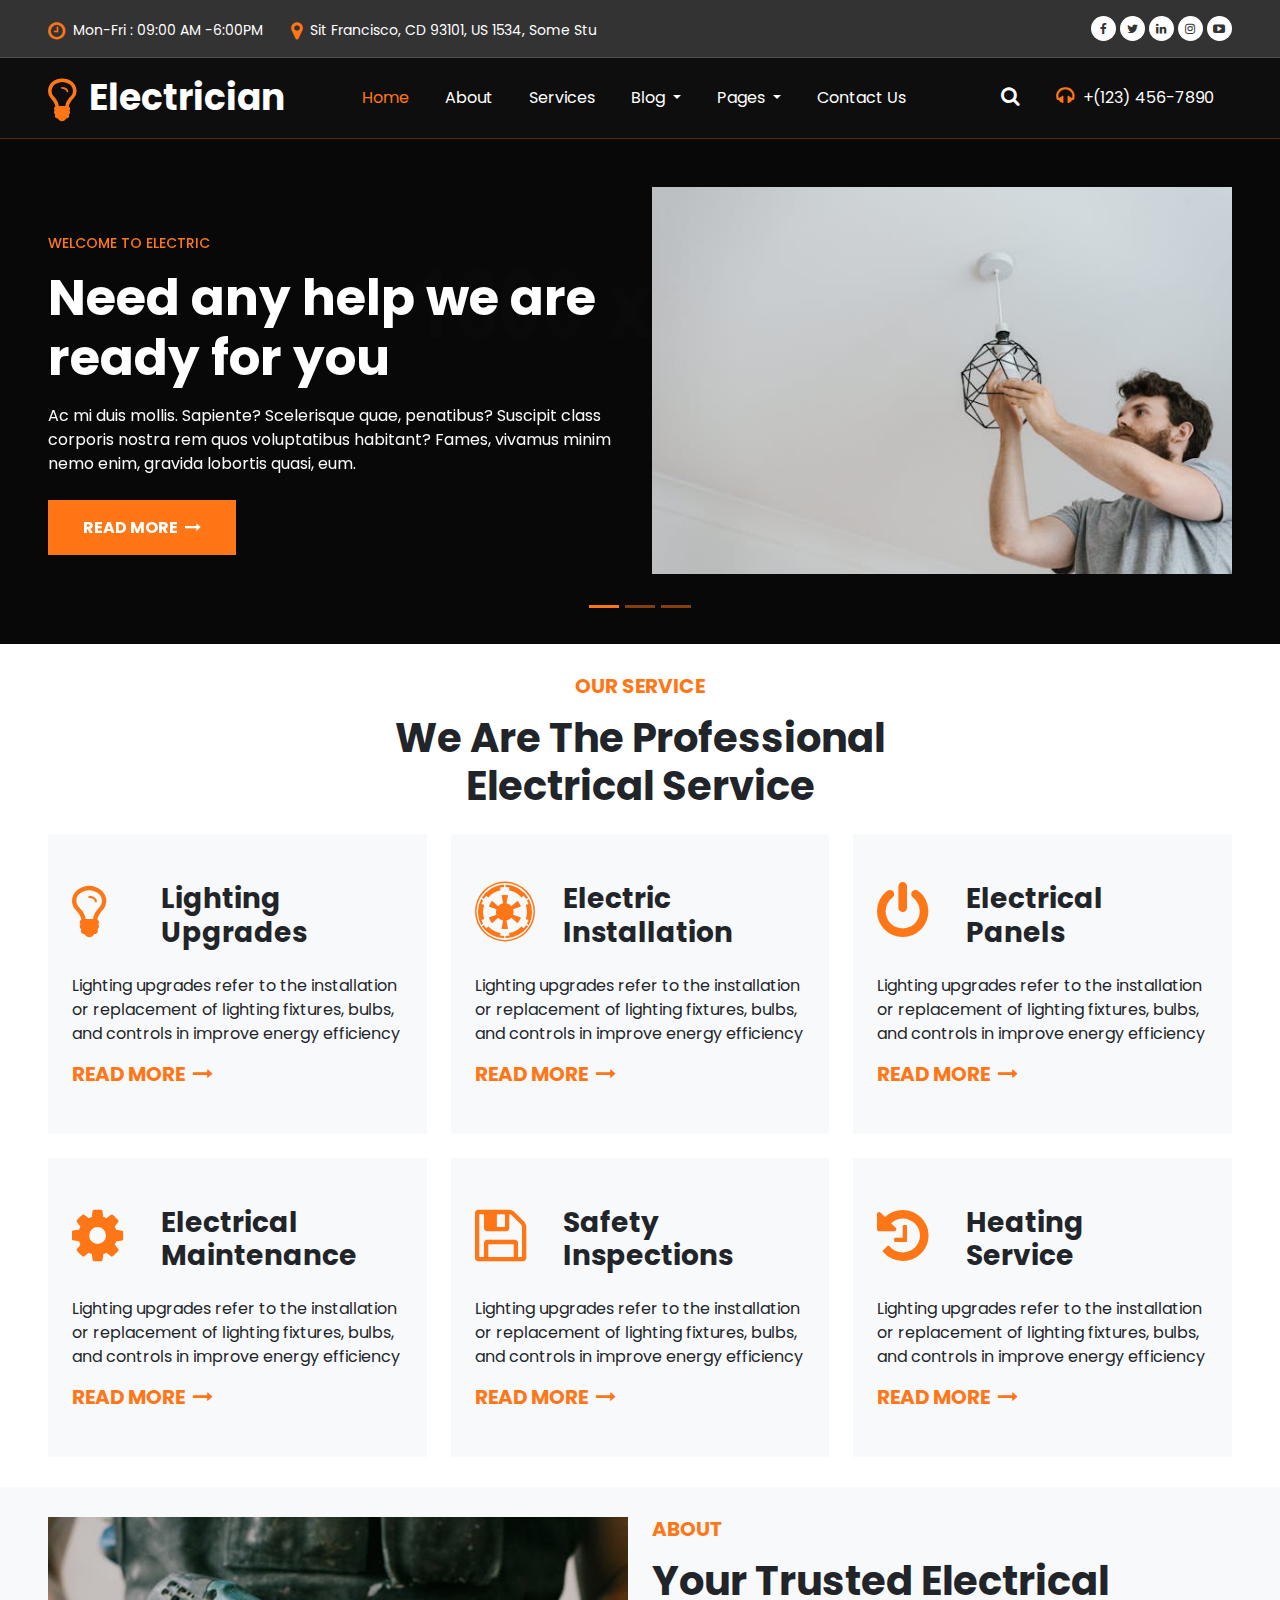
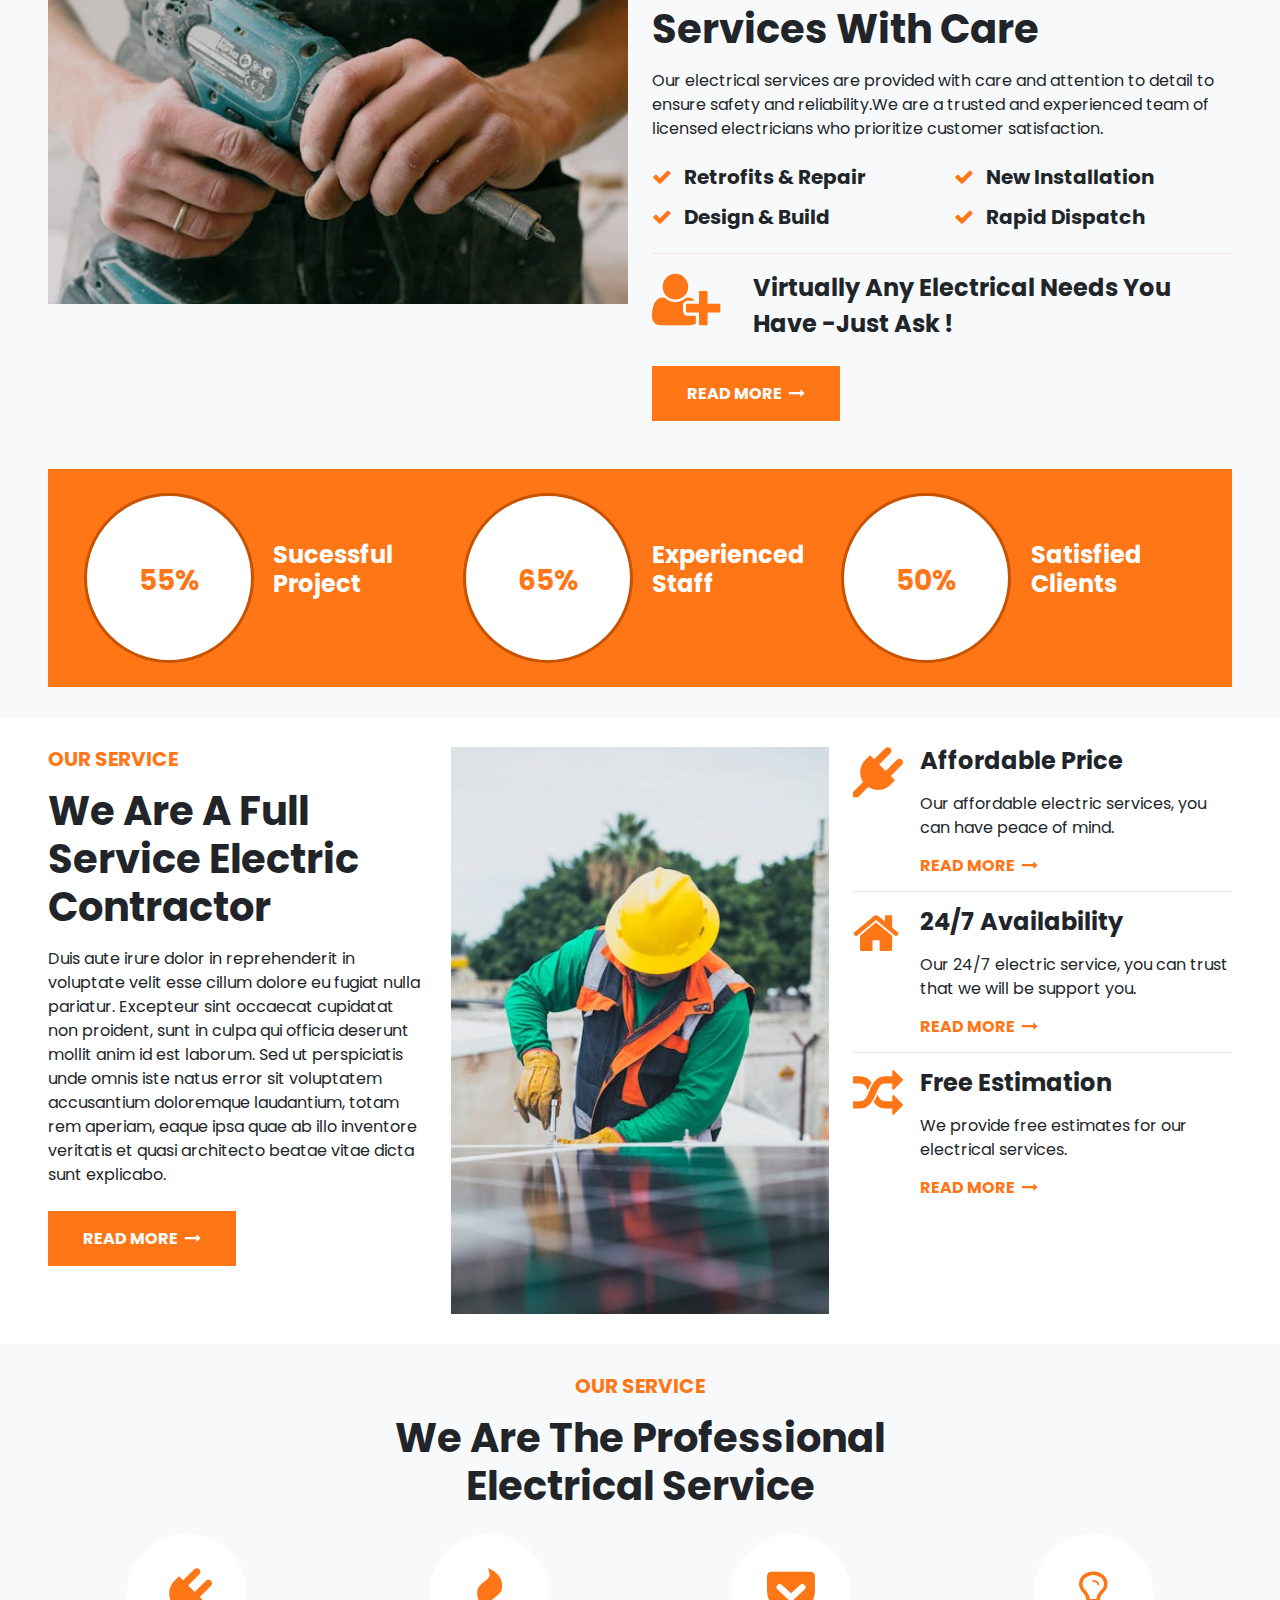
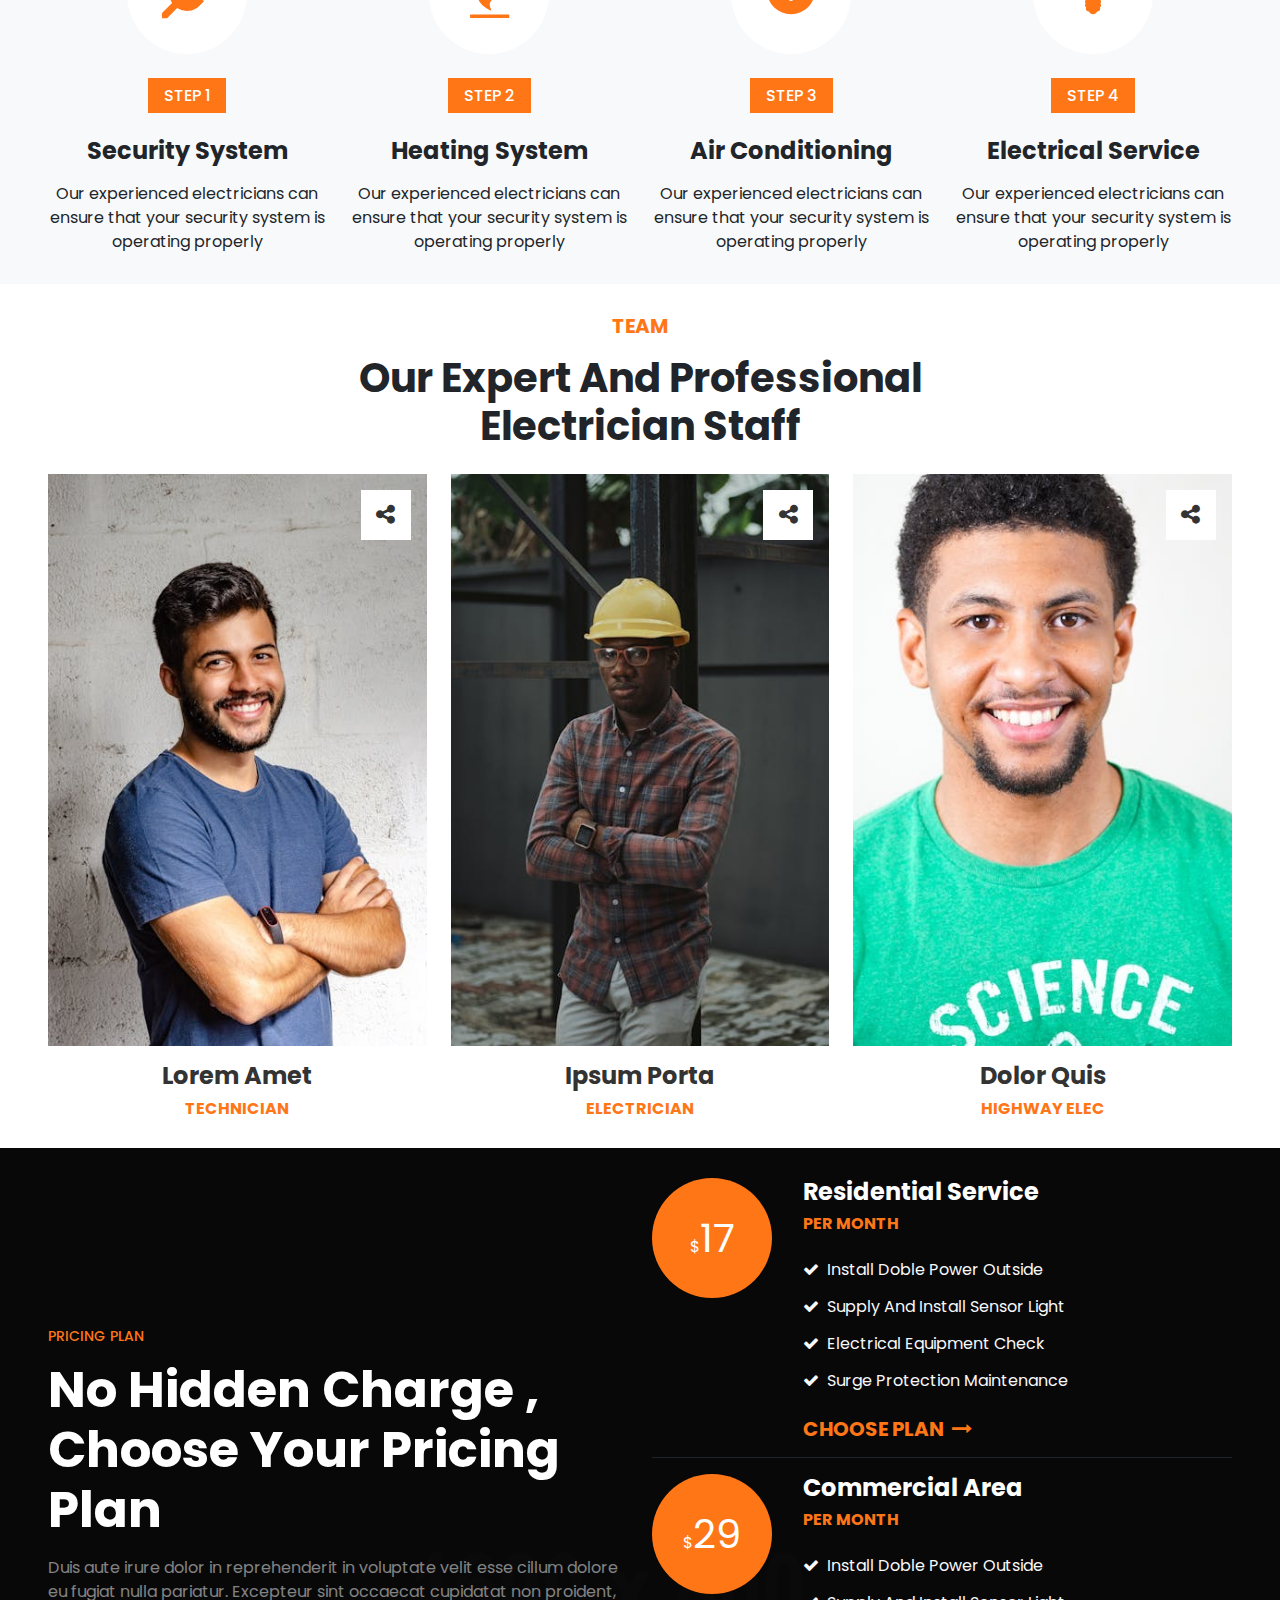
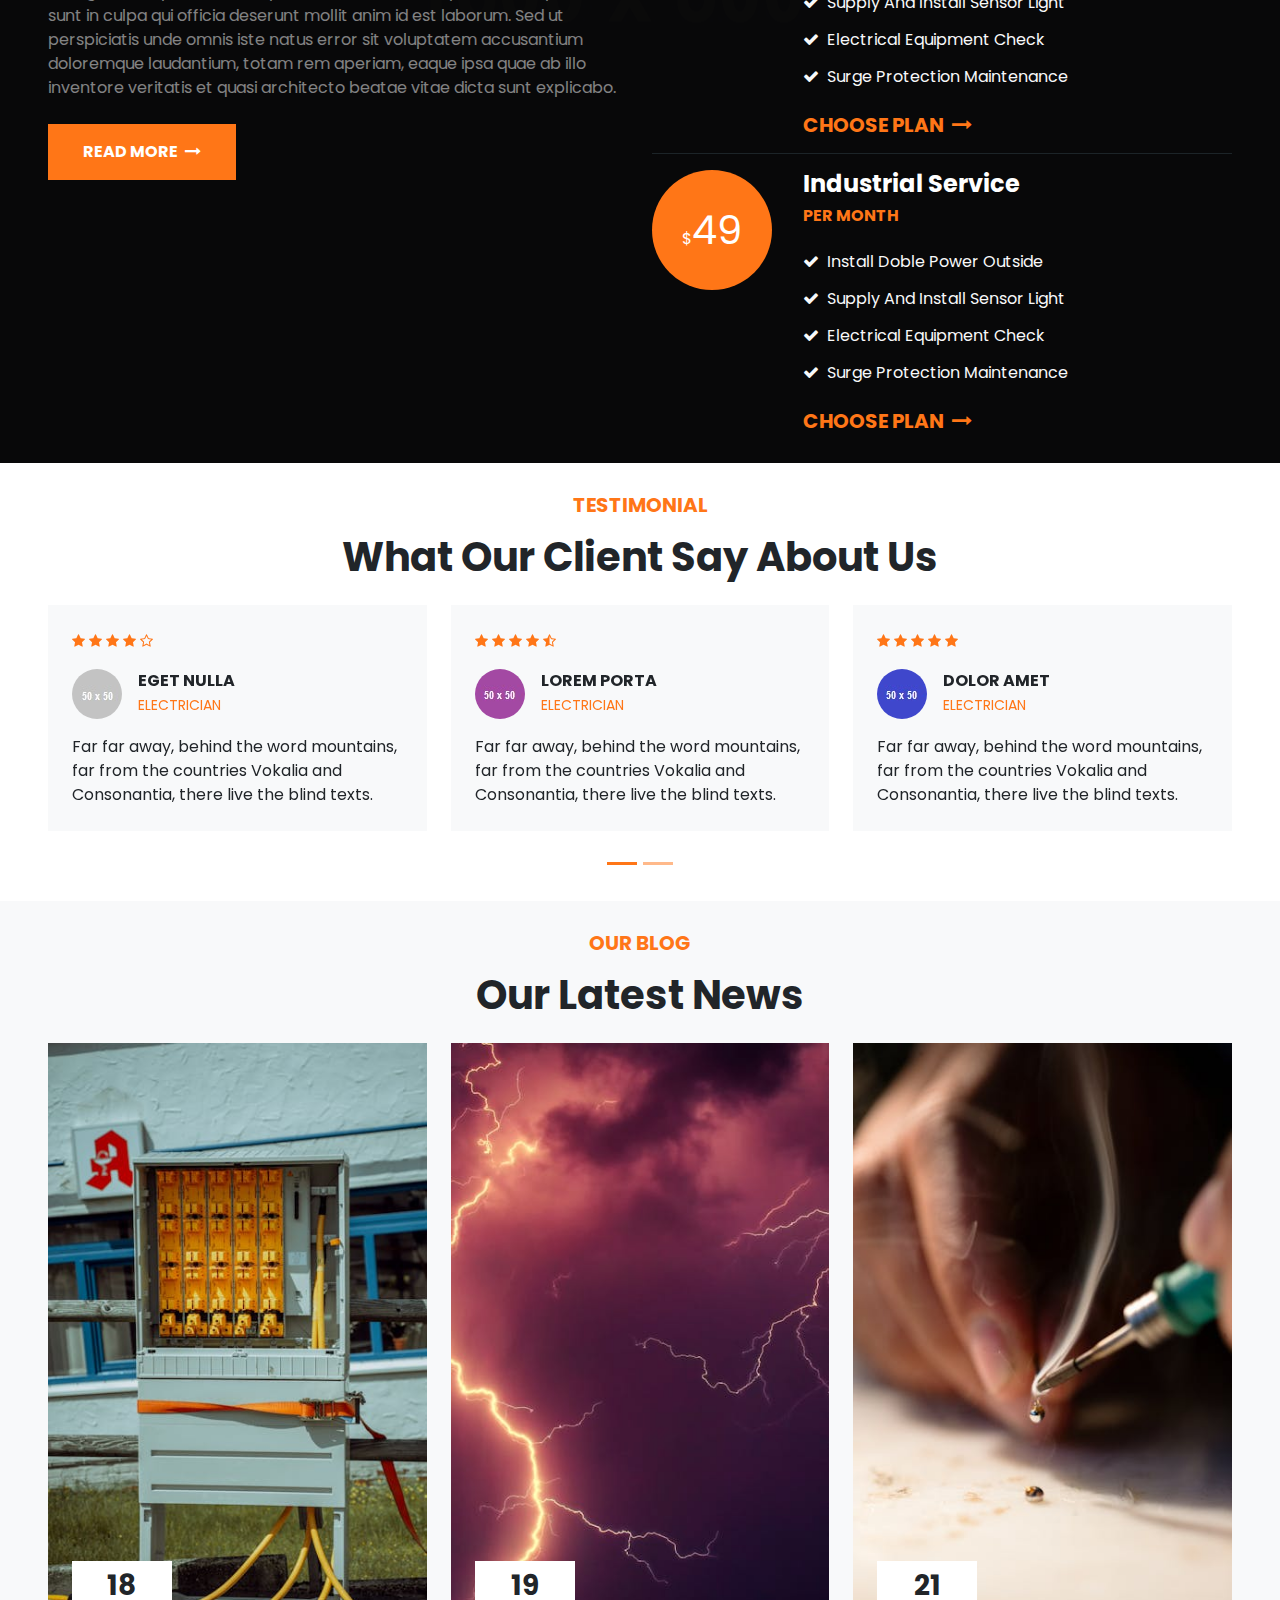
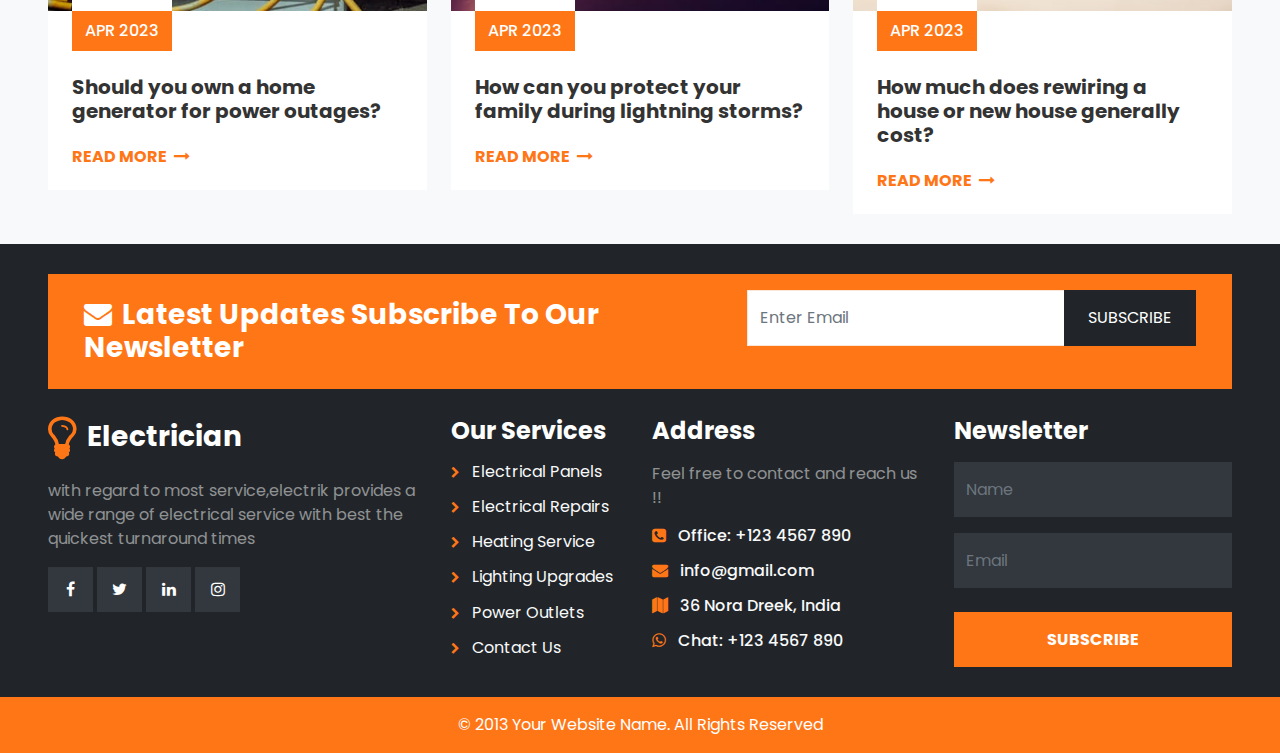
<file: index.html>
<!DOCTYPE html>
<html lang="en">
<head>
	<meta charset="utf-8">
	<meta http-equiv="X-UA-Compatible" content="IE=edge">
	<meta name="viewport" content="width=device-width, initial-scale=1">
	<title>Electrician</title>
	<link href="css/bootstrap.min.css" rel="stylesheet" >
	<link href="css/font-awesome.min.css" rel="stylesheet" >
	<link href="css/global.css" rel="stylesheet">
	<link href="css/index.css" rel="stylesheet">
	<link href="https://fonts.googleapis.com/css2?family=Poppins&display=swap" rel="stylesheet">
	<script src="js/bootstrap.bundle.min.js"></script>

</head>
<body>
<div class="main">
<div class="main_1 bg_backo">
  <section id="top" class="pt-3 pb-3">
<div class="container-fluid px-5">
 <div class="row top_1">
  <div class="col-md-8">
   <div class="top_1l mt-1">
    <ul class="mb-0 font_14">
		<li class="text-white d-inline-block"><i class="fa fa-clock-o me-1 col_oran fs-5 align-middle"></i>  Mon-Fri : 09:00 AM -6:00PM </li>
		<li class="text-white d-inline-block ms-4"><i class="fa fa-map-marker me-1 col_oran fs-5 align-middle"></i> Sit Francisco, CD 93101, US 1534, Some Stu </li>
	</ul>
   </div>
  </div>
  <div class="col-md-4">
   <div class="top_1r text-end">
      <ul class="mb-0">
		<li class="text-white d-inline-block"><a class="bg-white d-block rounded-circle text-center col_purp font_12" href="#"><i class="fa fa-facebook"></i></a>  </li>
		<li class="text-white d-inline-block"><a class="bg-white d-block rounded-circle text-center col_purp font_12" href="#"><i class="fa fa-twitter"></i></a>  </li>
		<li class="text-white d-inline-block"><a class="bg-white d-block rounded-circle text-center col_purp font_12" href="#"><i class="fa fa-linkedin"></i></a>  </li>
		<li class="text-white d-inline-block"><a class="bg-white d-block rounded-circle text-center col_purp font_12" href="#"><i class="fa fa-instagram"></i></a>  </li>
		<li class="text-white d-inline-block"><a class="bg-white d-block rounded-circle text-center col_purp font_12" href="#"><i class="fa fa-youtube-play"></i></a>  </li>
	</ul>
   </div>
  </div>
 </div>
</div>
</section>
 <section id="header">
<nav class="navbar navbar-expand-md navbar-light pt-0 pb-0" id="navbar_sticky">
  <div class="container-fluid px-5">
    <a class="text-white navbar-brand fw-bold me-0 p-0" href="index.html"><i class="fa fa-lightbulb-o col_oran me-1 font_50 align-middle"></i> Electrician</a>
    <button class="navbar-toggler" type="button" data-bs-toggle="collapse" data-bs-target="#navbarSupportedContent" aria-controls="navbarSupportedContent" aria-expanded="false" aria-label="Toggle navigation">
      <span class="navbar-toggler-icon"></span>
    </button>
    <div class="collapse navbar-collapse" id="navbarSupportedContent">
	   <ul class="navbar-nav mb-0 ms-auto">
        <li class="nav-item">
          <a class="nav-link active" aria-current="page" href="index.html">Home</a>
        </li>
		 
		<li class="nav-item">
          <a class="nav-link" href="about.html">About </a>
        </li>
		
		<li class="nav-item">
          <a class="nav-link" href="services.html">Services </a>
        </li>
		
		<li class="nav-item dropdown">
          <a class="nav-link dropdown-toggle" href="#" id="navbarDropdown" role="button" data-bs-toggle="dropdown" aria-expanded="false">
            Blog
          </a>
          <ul class="dropdown-menu drop_1" aria-labelledby="navbarDropdown">
            <li><a class="dropdown-item" href="blog.html"> Blog</a></li>
            <li><a class="dropdown-item border-0" href="blog_detail.html"> Blog Detail</a></li>
          </ul>
        </li>
		
		<li class="nav-item dropdown">
          <a class="nav-link dropdown-toggle" href="#" id="navbarDropdown" role="button" data-bs-toggle="dropdown" aria-expanded="false">
            Pages
          </a>
          <ul class="dropdown-menu drop_1" aria-labelledby="navbarDropdown">
            <li><a class="dropdown-item" href="team.html"> Team</a></li>
			 <li><a class="dropdown-item" href="pricing.html"> Pricing</a></li>
			  <li><a class="dropdown-item" href="appointment.html"> Appointment</a></li>
            <li><a class="dropdown-item border-0" href="faq.html"> Faq</a></li>
          </ul>
        </li>
		
		<li class="nav-item">
          <a class="nav-link" href="contact.html">Contact Us </a>
        </li>

      </ul>
	   <ul class="navbar-nav mb-0 ms-auto">
	     <li class="nav-item dropdown">
          <a class="nav-link dropdown-toggle dropdown_search nav_hide fs-5 lh-1" href="#" id="navbarDropdown" role="button" data-bs-toggle="dropdown" aria-expanded="false">
            <i class="fa fa-search"></i>
          </a>
          <ul class="dropdown-menu drop_2 drop_1 p-3" aria-labelledby="navbarDropdown">
            <li>
			  <div class="input-group">
				<input type="text" class="form-control rounded-0" placeholder="Search Here">
				<span class="input-group-btn">
					<button class="btn btn-primary bg_oran rounded-0 p-3 px-4 border-0" type="button">
						<i class="fa fa-search"></i> </button>
				</span>
		</div>
			</li>
          </ul>
        </li>
         <li class="nav-item">
          <a class="nav-link" href="#"><i class="fa fa-headphones  col_oran me-1 fs-5"></i> +(123) 456-7890 </a>
        </li>
		
      </ul>
    </div>
  </div>
</nav>
</section>
<section id="center" class="center_home pt-5 pb-5 carousel_p">
 <div class="container-fluid px-5">
   <div class="row center_home1">
    <div class="col-md-12">
	  <div id="carouselExampleCaptions" class="carousel slide" data-bs-ride="carousel">
  <div class="carousel-indicators">
    <button type="button" data-bs-target="#carouselExampleCaptions" data-bs-slide-to="0" class="active" aria-label="Slide 1" aria-current="true"></button>
    <button type="button" data-bs-target="#carouselExampleCaptions" data-bs-slide-to="1" aria-label="Slide 2" class=""></button>
    <button type="button" data-bs-target="#carouselExampleCaptions" data-bs-slide-to="2" aria-label="Slide 3" class=""></button>
  </div>
  <div class="carousel-inner">
    <div class="carousel-item active">
      <div class="caption_i row">
		  <div class="col-md-6">
		   <div class="caption_il pt-5">
		    <h6 class="col_oran font_14 text-uppercase">Welcome to Electric</h6>
			<h1 class="text-white font_50 mt-3">Need any help we are <br> ready for you</h1>
			<p class="text-light mt-3">Ac mi duis mollis. Sapiente? Scelerisque quae, penatibus? Suscipit class corporis nostra rem quos  voluptatibus habitant? Fames, vivamus minim nemo enim, gravida lobortis quasi, eum.</p>
			<h6 class="mb-0 mt-4"><a class="button" href="#">READ MORE <i class="fa fa-long-arrow-right ms-1"></i></a></h6>
		   </div>
		  </div>
		  <div class="col-md-6">
		   <div class="caption_ir">
		     <div class="grid clearfix">
				  <figure class="effect-jazz mb-0">
					<a href="#"><img src="img/2.jpg" class="w-100" alt="abc"></a>
				  </figure>
			  </div>
		   </div>
		  </div>
		 </div>
    </div>
    <div class="carousel-item">
      <div class="caption_i row">
		  <div class="col-md-6">
		   <div class="caption_il pt-5">
		    <h6 class="col_oran font_14 text-uppercase">Welcome to Electric</h6>
			<h1 class="text-white font_50 mt-3">The Future of Electric <br> Transportation</h1>
			<p class="text-light mt-3">Ac mi duis mollis. Sapiente? Scelerisque quae, penatibus? Suscipit class corporis nostra rem quos  voluptatibus habitant? Fames, vivamus minim nemo enim, gravida lobortis quasi, eum.</p>
			<h6 class="mb-0 mt-4"><a class="button" href="#">READ MORE <i class="fa fa-long-arrow-right ms-1"></i></a></h6>
		   </div>
		  </div>
		  <div class="col-md-6">
		   <div class="caption_ir">
		     <div class="grid clearfix">
				  <figure class="effect-jazz mb-0">
					<a href="#"><img src="img/2.jpg" class="w-100" alt="abc"></a>
				  </figure>
			  </div>
		   </div>
		  </div>
		 </div>
    </div>
    <div class="carousel-item">
      <div class="caption_i row">
		  <div class="col-md-6">
		   <div class="caption_il pt-5">
		    <h6 class="col_oran font_14 text-uppercase">Welcome to Electric</h6>
			<h1 class="text-white font_50 mt-3">Future Electric Power <br> and Renewables</h1>
			<p class="text-light mt-3">Ac mi duis mollis. Sapiente? Scelerisque quae, penatibus? Suscipit class corporis nostra rem quos  voluptatibus habitant? Fames, vivamus minim nemo enim, gravida lobortis quasi, eum.</p>
			<h6 class="mb-0 mt-4"><a class="button" href="#">READ MORE <i class="fa fa-long-arrow-right ms-1"></i></a></h6>
		   </div>
		  </div>
		  <div class="col-md-6">
		   <div class="caption_ir">
		     <div class="grid clearfix">
				  <figure class="effect-jazz mb-0">
					<a href="#"><img src="img/2.jpg" class="w-100" alt="abc"></a>
				  </figure>
			  </div>
		   </div>
		  </div>
		 </div>
    </div>
  </div>
</div>
	</div>
   </div>
 </div>
</section>
</div>
</div>

<section id="serv_h" class="p_3">
<div class="container-fluid px-5">
 <div class="row serv_h1 text-center mb-4">
   <div class="col-md-12">
      <h5 class="col_oran"> OUR SERVICE</h5>
	  <h1 class="mb-0 mt-3">We Are The Professional<br> Electrical Service</h1>
   </div>
 </div>
 <div class="row serv_h2">
   <div class="col-md-4">
      <div class="serv_h2i bg-light p-5 px-4">
	   <div class="serv_h2i1 row">
	    <div class="col-md-3">
		 <div class="serv_h2i1l">
		  <span class="font_60 col_oran lh-1"><i class="fa fa-lightbulb-o"></i></span>
		 </div>
		</div>
		<div class="col-md-9">
		 <div class="serv_h2i1r">
		  <h3>Lighting <br> Upgrades</h3>
		 </div>
		</div>
	   </div>
	   <p class="mt-3">Lighting upgrades refer to the installation or replacement of lighting fixtures, bulbs, and controls in improve energy efficiency</p>
	   <h5 class="mb-0"><a class="col_oran" href="#">READ MORE <i class="fa fa-long-arrow-right ms-1"></i></a></h5>
	  </div>
   </div>
   <div class="col-md-4">
      <div class="serv_h2i bg-light p-5 px-4">
	   <div class="serv_h2i1 row">
	    <div class="col-md-3">
		 <div class="serv_h2i1l">
		  <span class="font_60 col_oran lh-1"><i class="fa fa-empire"></i></span>
		 </div>
		</div>
		<div class="col-md-9">
		 <div class="serv_h2i1r">
		  <h3>Electric  <br> Installation</h3>
		 </div>
		</div>
	   </div>
	   <p class="mt-3">Lighting upgrades refer to the installation or replacement of lighting fixtures, bulbs, and controls in improve energy efficiency</p>
	   <h5 class="mb-0"><a class="col_oran" href="#">READ MORE <i class="fa fa-long-arrow-right ms-1"></i></a></h5>
	  </div>
   </div>
   <div class="col-md-4">
      <div class="serv_h2i bg-light p-5 px-4">
	   <div class="serv_h2i1 row">
	    <div class="col-md-3">
		 <div class="serv_h2i1l">
		  <span class="font_60 col_oran lh-1"><i class="fa fa-power-off"></i></span>
		 </div>
		</div>
		<div class="col-md-9">
		 <div class="serv_h2i1r">
		  <h3>Electrical <br> Panels</h3>
		 </div>
		</div>
	   </div>
	   <p class="mt-3">Lighting upgrades refer to the installation or replacement of lighting fixtures, bulbs, and controls in improve energy efficiency</p>
	   <h5 class="mb-0"><a class="col_oran" href="#">READ MORE <i class="fa fa-long-arrow-right ms-1"></i></a></h5>
	  </div>
   </div>
 </div>
 <div class="row serv_h2 mt-4">
   <div class="col-md-4">
      <div class="serv_h2i bg-light p-5 px-4">
	   <div class="serv_h2i1 row">
	    <div class="col-md-3">
		 <div class="serv_h2i1l">
		  <span class="font_60 col_oran lh-1"><i class="fa fa-gear"></i></span>
		 </div>
		</div>
		<div class="col-md-9">
		 <div class="serv_h2i1r">
		  <h3>Electrical  <br> Maintenance</h3>
		 </div>
		</div>
	   </div>
	   <p class="mt-3">Lighting upgrades refer to the installation or replacement of lighting fixtures, bulbs, and controls in improve energy efficiency</p>
	   <h5 class="mb-0"><a class="col_oran" href="#">READ MORE <i class="fa fa-long-arrow-right ms-1"></i></a></h5>
	  </div>
   </div>
   <div class="col-md-4">
      <div class="serv_h2i bg-light p-5 px-4">
	   <div class="serv_h2i1 row">
	    <div class="col-md-3">
		 <div class="serv_h2i1l">
		  <span class="font_60 col_oran lh-1"><i class="fa fa-save"></i></span>
		 </div>
		</div>
		<div class="col-md-9">
		 <div class="serv_h2i1r">
		  <h3>Safety   <br> Inspections</h3>
		 </div>
		</div>
	   </div>
	   <p class="mt-3">Lighting upgrades refer to the installation or replacement of lighting fixtures, bulbs, and controls in improve energy efficiency</p>
	   <h5 class="mb-0"><a class="col_oran" href="#">READ MORE <i class="fa fa-long-arrow-right ms-1"></i></a></h5>
	  </div>
   </div>
   <div class="col-md-4">
      <div class="serv_h2i bg-light p-5 px-4">
	   <div class="serv_h2i1 row">
	    <div class="col-md-3">
		 <div class="serv_h2i1l">
		  <span class="font_60 col_oran lh-1"><i class="fa fa-history"></i></span>
		 </div>
		</div>
		<div class="col-md-9">
		 <div class="serv_h2i1r">
		  <h3>Heating <br> Service</h3>
		 </div>
		</div>
	   </div>
	   <p class="mt-3">Lighting upgrades refer to the installation or replacement of lighting fixtures, bulbs, and controls in improve energy efficiency</p>
	   <h5 class="mb-0"><a class="col_oran" href="#">READ MORE <i class="fa fa-long-arrow-right ms-1"></i></a></h5>
	  </div>
   </div>
 </div>
</div>
</section>

<section id="about_h" class="p_3 bg-light">
<div class="container-fluid px-5">
 <div class="row about_h1">
   <div class="col-md-6">
     <div class="about_h1l">
	   <div class="grid clearfix">
				  <figure class="effect-jazz mb-0">
					<a href="#"><img src="img/3.jpg" class="w-100" alt="abc"></a>
				  </figure>
			  </div>
	 </div>
   </div>
   <div class="col-md-6">
     <div class="about_h1r">
	   <h5 class="col_oran"> ABOUT</h5>
	  <h1 class="mb-0 mt-3">Your Trusted Electrical Services With Care</h1>
	  <p class="mt-3 mb-4">Our electrical services are provided with care and attention to detail to ensure safety and reliability.We are a trusted and experienced team of licensed electricians who prioritize customer satisfaction.</p>
	  <div class="about_h1ri row">
	   <div class="col-md-6">
	    <div class="about_h1ril">
		 <h5><i class="fa fa-check col_oran me-2"></i> Retrofits & Repair</h5>
		</div>
	   </div>
	   <div class="col-md-6">
	    <div class="about_h1ril">
		 <h5><i class="fa fa-check col_oran me-2"></i> New Installation</h5>
		</div>
	   </div>
	  </div>
	  <div class="about_h1ri row mt-2">
	   <div class="col-md-6">
	    <div class="about_h1ril">
		 <h5><i class="fa fa-check col_oran me-2"></i> Design & Build</h5>
		</div>
	   </div>
	   <div class="col-md-6">
	    <div class="about_h1ril">
		 <h5><i class="fa fa-check col_oran me-2"></i> Rapid Dispatch</h5>
		</div>
	   </div>
	  </div><hr class="mt-3 mb-3">
	  <div class="about_h1ri1 row mt-2">
	   <div class="col-md-2">
	    <div class="about_h1ri1l">
          <span class="lh-1 font_60 col_oran"><i class="fa fa-user-plus"></i></span>
		</div>
	   </div>
	   <div class="col-md-10">
	    <div class="about_h1ri1r">
	     <p class="fs-4 fw-bold mb-0">Virtually Any Electrical Needs You Have -Just Ask !</p>
		</div>
	   </div>
	  </div>
	  <h6 class="mb-0 mt-4"><a class="button_1" href="#">READ MORE <i class="fa fa-long-arrow-right ms-1"></i></a></h6>
	 </div>
   </div>
 </div>
 <div class="row about_h2 mt-5 bg_oran p-4 mx-0">
   <div class="col-md-4">
      <div class="about_h2i row">
	   <div class="col-md-6">
	    <div class="about_h2il">
		 <h3 class="mb-0 d-inline-block bg-white col_oran rounded-circle text-center">55%</h3>
		</div>
	   </div>
	   <div class="col-md-6">
	    <div class="about_h2ir pt-5">
		 <h4 class="text-white mb-0">Sucessful <br> Project</h4>
		</div>
	   </div>
	  </div>
   </div>
   <div class="col-md-4">
      <div class="about_h2i row">
	   <div class="col-md-6">
	    <div class="about_h2il">
		 <h3 class="mb-0 d-inline-block bg-white col_oran rounded-circle text-center">65%</h3>
		</div>
	   </div>
	   <div class="col-md-6">
	    <div class="about_h2ir pt-5">
		 <h4 class="text-white mb-0">Experienced  <br> Staff</h4>
		</div>
	   </div>
	  </div>
   </div>
   <div class="col-md-4">
      <div class="about_h2i row">
	   <div class="col-md-6">
	    <div class="about_h2il">
		 <h3 class="mb-0 d-inline-block bg-white col_oran rounded-circle text-center">50%</h3>
		</div>
	   </div>
	   <div class="col-md-6">
	    <div class="about_h2ir pt-5">
		 <h4 class="text-white mb-0">Satisfied  <br> Clients</h4>
		</div>
	   </div>
	  </div>
   </div>
 </div>
</div>
</section>

<section id="serv_pg" class="p_3">
<div class="container-fluid px-5">
 <div class="serv_pg1 row">
  <div class="col-md-4">
   <div class="serv_pg1l">
     <h5 class="col_oran"> OUR SERVICE</h5>
	  <h1 class="mb-0 mt-3">We Are A Full Service Electric Contractor</h1>
	  <p class="mt-3">Duis aute irure dolor in reprehenderit in voluptate velit esse cillum dolore eu fugiat nulla pariatur. Excepteur sint occaecat cupidatat non proident, sunt in culpa qui officia deserunt mollit anim id est laborum. Sed ut perspiciatis unde omnis iste natus error sit voluptatem accusantium doloremque laudantium, totam rem aperiam, eaque ipsa quae ab illo inventore veritatis et quasi architecto beatae vitae dicta sunt explicabo.</p>
	  <h6 class="mb-0 mt-4"><a class="button_1" href="#">READ MORE <i class="fa fa-long-arrow-right ms-1"></i></a></h6>
   </div>
  </div>
  <div class="col-md-4">
   <div class="serv_pg1m">
    <div class="grid clearfix">
				  <figure class="effect-jazz mb-0">
					<a href="#"><img src="img/5.jpg" class="w-100" alt="abc"></a>
				  </figure>
			  </div>
   </div>
  </div>
  <div class="col-md-4">
   <div class="serv_pg1r">
     <div class="serv_pg1ri row">
	  <div class="col-md-2">
	   <div class="serv_pg1ril">
	    <span class="col_oran font_50 lh-1"><i class="fa fa-plug"></i></span>
	   </div>
	  </div>
	  <div class="col-md-10">
	   <div class="serv_pg1rir">
	    <h4>Affordable Price</h4>
		<p class="mt-3">Our affordable electric services, you can have peace of mind.</p>
		<h5 class="mb-0 fs-6"><a class="col_oran" href="#">READ MORE <i class="fa fa-long-arrow-right ms-1"></i></a></h5>
	   </div>
	  </div>
	 </div><hr>
	 <div class="serv_pg1ri row">
	  <div class="col-md-2">
	   <div class="serv_pg1ril">
	    <span class="col_oran font_50 lh-1"><i class="fa fa-home"></i></span>
	   </div>
	  </div>
	  <div class="col-md-10">
	   <div class="serv_pg1rir">
	    <h4>24/7 Availability</h4>
		<p class="mt-3">
Our 24/7 electric service, you can trust that we will be support you.</p>
		<h5 class="mb-0 fs-6"><a class="col_oran" href="#">READ MORE <i class="fa fa-long-arrow-right ms-1"></i></a></h5>
	   </div>
	  </div>
	 </div><hr>
	 <div class="serv_pg1ri row">
	  <div class="col-md-2">
	   <div class="serv_pg1ril">
	    <span class="col_oran font_50 lh-1"><i class="fa fa-random"></i></span>
	   </div>
	  </div>
	  <div class="col-md-10">
	   <div class="serv_pg1rir">
	    <h4>Free Estimation</h4>
		<p class="mt-3">We provide free estimates for our electrical services.</p>
		<h5 class="mb-0 fs-6"><a class="col_oran" href="#">READ MORE <i class="fa fa-long-arrow-right ms-1"></i></a></h5>
	   </div>
	  </div>
	 </div>
   </div>
  </div>
 </div>
</div>
</section>

<section id="serv_o" class="p_3 bg-light">
<div class="container-fluid px-5">
 <div class="row serv_h1 text-center mb-4">
   <div class="col-md-12">
      <h5 class="col_oran"> OUR SERVICE</h5>
	  <h1 class="mb-0 mt-3">We Are The Professional<br> Electrical Service</h1>
   </div>
 </div>
 <div class="row serv_o1">
   <div class="col-md-3">
    <div class="serv_o1i text-center">
	 <span class="d-inline-block rounded-circle bg-white font_50 col_oran"><i class="fa fa-plug"></i></span><br>
	 <h6 class="d-inline-block bg_oran text-white p-2 px-3 mt-4">STEP 1</h6>
	 <h4 class="mt-3">Security System</h4>
	 <p class="mb-0 mt-3">Our experienced electricians can ensure that your security system is operating properly</p>
	</div>
   </div>
   <div class="col-md-3">
    <div class="serv_o1i text-center">
	 <span class="d-inline-block rounded-circle bg-white font_50 col_oran"><i class="fa fa-fire"></i></span><br>
	 <h6 class="d-inline-block bg_oran text-white p-2 px-3 mt-4">STEP 2</h6>
	 <h4 class="mt-3">Heating System</h4>
	 <p class="mb-0 mt-3">Our experienced electricians can ensure that your security system is operating properly</p>
	</div>
   </div>
   <div class="col-md-3">
    <div class="serv_o1i text-center">
	 <span class="d-inline-block rounded-circle bg-white font_50 col_oran"><i class="fa fa-get-pocket"></i></span><br>
	 <h6 class="d-inline-block bg_oran text-white p-2 px-3 mt-4">STEP 3</h6>
	 <h4 class="mt-3">Air Conditioning</h4>
	 <p class="mb-0 mt-3">Our experienced electricians can ensure that your security system is operating properly</p>
	</div>
   </div>
   <div class="col-md-3">
    <div class="serv_o1i text-center">
	 <span class="d-inline-block rounded-circle bg-white font_50 col_oran"><i class="fa fa-lightbulb-o"></i></span><br>
	 <h6 class="d-inline-block bg_oran text-white p-2 px-3 mt-4">STEP 4</h6>
	 <h4 class="mt-3">Electrical Service</h4>
	 <p class="mb-0 mt-3">Our experienced electricians can ensure that your security system is operating properly</p>
	</div>
   </div>
 </div>
</div>
</section>

<section id="team_h" class="p_3">
<div class="container-fluid px-5">
 <div class="row serv_h1 text-center mb-4">
   <div class="col-md-12">
      <h5 class="col_oran"> TEAM</h5>
	  <h1 class="mb-0 mt-3">Our Expert And Professional <br> Electrician Staff</h1>
   </div>
 </div>
 <div class="row team_h1">
   <div class="col-md-4">
      <div class="team_h1i">
	    <div class="team_h1i1 position-relative">
		  <div class="team_h1i1i">
		    <div class="grid clearfix">
				  <figure class="effect-jazz mb-0">
					<a href="#"><img src="img/6.jpg" class="w-100" alt="abc"></a>
				  </figure>
			  </div>
		  </div>
		  <div class="team_h1i1i1 position-absolute top-0 text-end w-100 p-3">
		   <ul class="mb-0 nav_1">
		    <li><a class="bg-white" href="#"><i class="fa fa-share-alt"></i></a></li>
		   </ul>
		   <ul class="mb-0 nav_2">
		    <li><a class="bg_oran text-white" href="#"><i class="fa fa-instagram"></i></a></li>
			<li><a class="bg_oran text-white" href="#"><i class="fa fa-twitter"></i></a></li>
			<li><a class="bg_oran text-white" href="#"><i class="fa fa-linkedin"></i></a></li>
		   </ul>
		  </div>
		</div>
		<div class="team_h1i2 text-center">
		 <h4 class="mt-3"><a href="#">Lorem Amet</a></h4>
		 <h5 class="col_oran fs-6 mb-0">TECHNICIAN</h5>
		</div>
	  </div>
   </div>
   <div class="col-md-4">
      <div class="team_h1i">
	    <div class="team_h1i1 position-relative">
		  <div class="team_h1i1i">
		    <div class="grid clearfix">
				  <figure class="effect-jazz mb-0">
					<a href="#"><img src="img/7.jpg" class="w-100" alt="abc"></a>
				  </figure>
			  </div>
		  </div>
		  <div class="team_h1i1i1 position-absolute top-0 text-end w-100 p-3">
		   <ul class="mb-0 nav_1">
		    <li><a class="bg-white" href="#"><i class="fa fa-share-alt"></i></a></li>
		   </ul>
		   <ul class="mb-0 nav_2">
		    <li><a class="bg_oran text-white" href="#"><i class="fa fa-instagram"></i></a></li>
			<li><a class="bg_oran text-white" href="#"><i class="fa fa-twitter"></i></a></li>
			<li><a class="bg_oran text-white" href="#"><i class="fa fa-linkedin"></i></a></li>
		   </ul>
		  </div>
		</div>
		<div class="team_h1i2 text-center">
		 <h4 class="mt-3"><a href="#">Ipsum Porta</a></h4>
		 <h5 class="col_oran fs-6 text-uppercase mb-0">Electrician </h5>
		</div>
	  </div>
   </div>
   <div class="col-md-4">
      <div class="team_h1i">
	    <div class="team_h1i1 position-relative">
		  <div class="team_h1i1i">
		    <div class="grid clearfix">
				  <figure class="effect-jazz mb-0">
					<a href="#"><img src="img/8.jpg" class="w-100" alt="abc"></a>
				  </figure>
			  </div>
		  </div>
		  <div class="team_h1i1i1 position-absolute top-0 text-end w-100 p-3">
		   <ul class="mb-0 nav_1">
		    <li><a class="bg-white" href="#"><i class="fa fa-share-alt"></i></a></li>
		   </ul>
		   <ul class="mb-0 nav_2">
		    <li><a class="bg_oran text-white" href="#"><i class="fa fa-instagram"></i></a></li>
			<li><a class="bg_oran text-white" href="#"><i class="fa fa-twitter"></i></a></li>
			<li><a class="bg_oran text-white" href="#"><i class="fa fa-linkedin"></i></a></li>
		   </ul>
		  </div>
		</div>
		<div class="team_h1i2 text-center">
		 <h4 class="mt-3"><a href="#">Dolor Quis</a></h4>
		 <h5 class="col_oran fs-6 mb-0">HIGHWAY ELEC</h5>
		</div>
	  </div>
   </div>
 </div>
</div>
</section>

<section id="price">
<div class="price_m bg_backo p_3">
  <div class="container-fluid px-5">
 <div class="row price_1">
   <div class="col-md-6">
     <div class="price_1l">
		<h6 class="col_oran font_14 text-uppercase">PRICING PLAN</h6>
		<h1 class="text-white font_50 mt-3">No Hidden Charge ,   Choose Your Pricing Plan</h1>
		<p class="mt-3 text-white-50">Duis aute irure dolor in reprehenderit in voluptate velit esse cillum dolore eu fugiat nulla pariatur. Excepteur sint occaecat cupidatat non proident, sunt in culpa qui officia deserunt mollit anim id est laborum. Sed ut perspiciatis unde omnis iste natus error sit voluptatem accusantium doloremque laudantium, totam rem aperiam, eaque ipsa quae ab illo inventore veritatis et quasi architecto beatae vitae dicta sunt explicabo.</p>
		<h6 class="mb-0 mt-4"><a class="button" href="#">READ MORE <i class="fa fa-long-arrow-right ms-1"></i></a></h6>
	 </div>
   </div>
   <div class="col-md-6">
     <div class="price_1r">
	   <div class="price_1ri row">
	    <div class="col-md-3">
		 <div class="price_1ril">
		  <span class="bg_oran text-white text-center d-inline-block rounded-circle fs-1"><span class="fs-6">$</span>17</span>
		 </div>
		</div>
		<div class="col-md-9">
		 <div class="price_1rir">
		  <h4 class="text-white">Residential Service</h4>
		  <h6 class="col_oran fw-bold">PER MONTH</h6>
		  <ul class="mb-0 text-light mt-4">
		   <li><i class="fa fa-check me-1"></i> Install Doble Power Outside</li>
		   <li><i class="fa fa-check me-1 mt-3"></i> Supply And Install Sensor Light</li>
		   <li><i class="fa fa-check me-1 mt-3"></i> Electrical Equipment Check</li>
		   <li><i class="fa fa-check me-1 mt-3"></i> Surge Protection Maintenance</li>
		  </ul>
		  <h5 class="mb-0 mt-4"><a class="col_oran" href="#">CHOOSE PLAN <i class="fa fa-long-arrow-right ms-1"></i></a></h5>
		 </div>
		</div>
	   </div><hr>
	   <div class="price_1ri row">
	    <div class="col-md-3">
		 <div class="price_1ril">
		  <span class="bg_oran text-white text-center d-inline-block rounded-circle fs-1"><span class="fs-6">$</span>29</span>
		 </div>
		</div>
		<div class="col-md-9">
		 <div class="price_1rir">
		  <h4 class="text-white">Commercial Area</h4>
		  <h6 class="col_oran fw-bold">PER MONTH</h6>
		  <ul class="mb-0 text-light mt-4">
		   <li><i class="fa fa-check me-1"></i> Install Doble Power Outside</li>
		   <li><i class="fa fa-check me-1 mt-3"></i> Supply And Install Sensor Light</li>
		   <li><i class="fa fa-check me-1 mt-3"></i> Electrical Equipment Check</li>
		   <li><i class="fa fa-check me-1 mt-3"></i> Surge Protection Maintenance</li>
		  </ul>
		  <h5 class="mb-0 mt-4"><a class="col_oran" href="#">CHOOSE PLAN <i class="fa fa-long-arrow-right ms-1"></i></a></h5>
		 </div>
		</div>
	   </div><hr>
	   <div class="price_1ri row">
	    <div class="col-md-3">
		 <div class="price_1ril">
		  <span class="bg_oran text-white text-center d-inline-block rounded-circle fs-1"><span class="fs-6">$</span>49</span>
		 </div>
		</div>
		<div class="col-md-9">
		 <div class="price_1rir">
		  <h4 class="text-white">Industrial Service</h4>
		  <h6 class="col_oran fw-bold">PER MONTH</h6>
		  <ul class="mb-0 text-light mt-4">
		   <li><i class="fa fa-check me-1"></i> Install Doble Power Outside</li>
		   <li><i class="fa fa-check me-1 mt-3"></i> Supply And Install Sensor Light</li>
		   <li><i class="fa fa-check me-1 mt-3"></i> Electrical Equipment Check</li>
		   <li><i class="fa fa-check me-1 mt-3"></i> Surge Protection Maintenance</li>
		  </ul>
		  <h5 class="mb-0 mt-4"><a class="col_oran" href="#">CHOOSE PLAN <i class="fa fa-long-arrow-right ms-1"></i></a></h5>
		 </div>
		</div>
	   </div>
	 </div>
   </div>
 </div>
 
</div>
</div>
</section>

<section id="testim" class="p_3 carousel_p">
<div class="container-fluid px-5">
 <div class="row serv_h1 text-center mb-4">
   <div class="col-md-12">
      <h5 class="col_oran"> TESTIMONIAL</h5>
	  <h1 class="mb-0 mt-3">What Our Client Say About Us</h1>
   </div>
 </div>
 <div class="testim_1 row">
	  <div id="carouselExampleCaptions1" class="carousel slide" data-bs-ride="carousel">
  <div class="carousel-indicators">
    <button type="button" data-bs-target="#carouselExampleCaptions1" data-bs-slide-to="0" class="active" aria-label="Slide 1" aria-current="true"></button>
    <button type="button" data-bs-target="#carouselExampleCaptions1" data-bs-slide-to="1" aria-label="Slide 2" class=""></button>
  </div>
  <div class="carousel-inner">
    <div class="carousel-item active">
       <div class="testim_1i row">
	    <div class="col-md-4">
		 <div class="testim_1i1 bg-light p-4 clearfix">
		 <span class="col_oran font_14">
		  <i class="fa fa-star"></i>
		  <i class="fa fa-star"></i>
		  <i class="fa fa-star"></i>
		  <i class="fa fa-star"></i>
		  <i class="fa fa-star-o"></i>
		 </span>
		 <div class="testim_1i1i clearfix mt-3">
		   <span><img src="img/10.jpg" alt="abc" class="rounded-circle me-3 float-start"></span>
		   <h6 class="mb-0 fw-bold text-uppercase lh-base"> Eget Nulla <br> <span class="col_oran font_14 text-uppercase fw-normal">ELECTRICIAN</span></h6>
		   </div>
		   <p class="mb-0 mt-3">Far far away, behind the word mountains, far from the countries Vokalia and Consonantia, there live the blind texts.</p>
		 </div>  
		</div>
		<div class="col-md-4">
		 <div class="testim_1i1 bg-light p-4 clearfix">
		 <span class="col_oran font_14">
		  <i class="fa fa-star"></i>
		  <i class="fa fa-star"></i>
		  <i class="fa fa-star"></i>
		  <i class="fa fa-star"></i>
		  <i class="fa fa-star-half-o"></i>
		 </span>
		 <div class="testim_1i1i clearfix mt-3">
		   <span><img src="img/11.jpg" alt="abc" class="rounded-circle me-3 float-start"></span>
		   <h6 class="mb-0 fw-bold text-uppercase lh-base"> Lorem Porta <br> <span class="col_oran font_14 text-uppercase fw-normal">ELECTRICIAN</span></h6>
		   </div>
		   <p class="mb-0 mt-3">Far far away, behind the word mountains, far from the countries Vokalia and Consonantia, there live the blind texts.</p>
		 </div>  
		</div>
		<div class="col-md-4">
		 <div class="testim_1i1 bg-light p-4 clearfix">
		 <span class="col_oran font_14">
		  <i class="fa fa-star"></i>
		  <i class="fa fa-star"></i>
		  <i class="fa fa-star"></i>
		  <i class="fa fa-star"></i>
		  <i class="fa fa-star"></i>
		 </span>
		 <div class="testim_1i1i clearfix mt-3">
		   <span><img src="img/12.jpg" alt="abc" class="rounded-circle me-3 float-start"></span>
		   <h6 class="mb-0 fw-bold text-uppercase lh-base"> Dolor Amet <br> <span class="col_oran font_14 text-uppercase fw-normal">ELECTRICIAN</span></h6>
		   </div>
		   <p class="mb-0 mt-3">Far far away, behind the word mountains, far from the countries Vokalia and Consonantia, there live the blind texts.</p>
		 </div>  
		</div>
	   </div>
    </div>
    <div class="carousel-item">
        <div class="testim_1i row">
	    <div class="col-md-4">
		 <div class="testim_1i1 bg-light p-4 clearfix">
		 <span class="col_oran font_14">
		  <i class="fa fa-star"></i>
		  <i class="fa fa-star"></i>
		  <i class="fa fa-star"></i>
		  <i class="fa fa-star"></i>
		  <i class="fa fa-star-o"></i>
		 </span>
		 <div class="testim_1i1i clearfix mt-3">
		   <span><img src="img/10.jpg" alt="abc" class="rounded-circle me-3 float-start"></span>
		   <h6 class="mb-0 fw-bold text-uppercase lh-base"> Eget Nulla <br> <span class="col_oran font_14 text-uppercase fw-normal">ELECTRICIAN</span></h6>
		   </div>
		   <p class="mb-0 mt-3">Far far away, behind the word mountains, far from the countries Vokalia and Consonantia, there live the blind texts.</p>
		 </div>  
		</div>
		<div class="col-md-4">
		 <div class="testim_1i1 bg-light p-4 clearfix">
		 <span class="col_oran font_14">
		  <i class="fa fa-star"></i>
		  <i class="fa fa-star"></i>
		  <i class="fa fa-star"></i>
		  <i class="fa fa-star"></i>
		  <i class="fa fa-star-half-o"></i>
		 </span>
		 <div class="testim_1i1i clearfix mt-3">
		   <span><img src="img/11.jpg" alt="abc" class="rounded-circle me-3 float-start"></span>
		   <h6 class="mb-0 fw-bold text-uppercase lh-base"> Lorem Porta <br> <span class="col_oran font_14 text-uppercase fw-normal">ELECTRICIAN</span></h6>
		   </div>
		   <p class="mb-0 mt-3">Far far away, behind the word mountains, far from the countries Vokalia and Consonantia, there live the blind texts.</p>
		 </div>  
		</div>
		<div class="col-md-4">
		 <div class="testim_1i1 bg-light p-4 clearfix">
		 <span class="col_oran font_14">
		  <i class="fa fa-star"></i>
		  <i class="fa fa-star"></i>
		  <i class="fa fa-star"></i>
		  <i class="fa fa-star"></i>
		  <i class="fa fa-star"></i>
		 </span>
		 <div class="testim_1i1i clearfix mt-3">
		   <span><img src="img/12.jpg" alt="abc" class="rounded-circle me-3 float-start"></span>
		   <h6 class="mb-0 fw-bold text-uppercase lh-base"> Dolor Amet <br> <span class="col_oran font_14 text-uppercase fw-normal">ELECTRICIAN</span></h6>
		   </div>
		   <p class="mb-0 mt-3">Far far away, behind the word mountains, far from the countries Vokalia and Consonantia, there live the blind texts.</p>
		 </div>  
		</div>
	   </div>
    </div>
  </div>
</div>
	</div>
</div>
</section>

<section id="blog_h" class="p_3 bg-light">
<div class="container-fluid px-5">
 <div class="row serv_h1 text-center mb-4">
   <div class="col-md-12">
      <h5 class="col_oran"> OUR BLOG</h5>
	  <h1 class="mb-0 mt-3">Our Latest News</h1>
   </div>
 </div>
 <div class="row blog_h1">
   <div class="col-md-4">
     <div class="blog_h1i">
	   <div class="blog_h1i1 position-relative">
	      <div class="blog_h1i1i">
	       <div class="grid clearfix">
				  <figure class="effect-jazz mb-0">
					<a href="#"><img src="img/13.jpg" class="w-100" alt="abc"></a>
				  </figure>
			  </div>
	   </div>
	    <div class="blog_h1i1i1 position-absolute bottom-0 ps-4">
	      <h3 class="mb-0 d-inline-block bg-white text-center">18</h3>
	   </div>
	   </div>
	   <div class="blog_h1i2 px-4 bg-white pb-4">
	    <h6 class="d-inline-block text-white bg_oran text-center">APR 2023</h6>
		<h5 class="mt-3"><a href="#">Should you own a home generator for power outages? </a></h5>
		<h5 class="mb-0 mt-4 fs-6"><a class="col_oran" href="#">READ MORE <i class="fa fa-long-arrow-right ms-1"></i></a></h5>
	   </div>
	 </div>
   </div>
   <div class="col-md-4">
     <div class="blog_h1i">
	   <div class="blog_h1i1 position-relative">
	      <div class="blog_h1i1i">
	       <div class="grid clearfix">
				  <figure class="effect-jazz mb-0">
					<a href="#"><img src="img/14.jpg" class="w-100" alt="abc"></a>
				  </figure>
			  </div>
	   </div>
	    <div class="blog_h1i1i1 position-absolute bottom-0 ps-4">
	      <h3 class="mb-0 d-inline-block bg-white text-center">19</h3>
	   </div>
	   </div>
	   <div class="blog_h1i2 px-4 bg-white pb-4">
	    <h6 class="d-inline-block text-white bg_oran text-center">APR 2023</h6>
		<h5 class="mt-3"><a href="#">How can you protect your family during lightning storms? </a></h5>
		<h5 class="mb-0 mt-4 fs-6"><a class="col_oran" href="#">READ MORE <i class="fa fa-long-arrow-right ms-1"></i></a></h5>
	   </div>
	 </div>
   </div>
   <div class="col-md-4">
     <div class="blog_h1i">
	   <div class="blog_h1i1 position-relative">
	      <div class="blog_h1i1i">
	       <div class="grid clearfix">
				  <figure class="effect-jazz mb-0">
					<a href="#"><img src="img/15.jpg" class="w-100" alt="abc"></a>
				  </figure>
			  </div>
	   </div>
	    <div class="blog_h1i1i1 position-absolute bottom-0 ps-4">
	      <h3 class="mb-0 d-inline-block bg-white text-center">21</h3>
	   </div>
	   </div>
	   <div class="blog_h1i2 px-4 bg-white pb-4">
	    <h6 class="d-inline-block text-white bg_oran text-center">APR 2023</h6>
		<h5 class="mt-3"><a href="#">How much does rewiring a house or new house generally cost?   </a></h5>
		<h5 class="mb-0 mt-4 fs-6"><a class="col_oran" href="#">READ MORE <i class="fa fa-long-arrow-right ms-1"></i></a></h5>
	   </div>
	 </div>
   </div>
 </div>
</div>
</section>

<section id="footer" class="p_3 bg-dark">
<div class="container-fluid px-5">
 <div class="row footer_1 mb-4 bg_oran mx-0 p-3 px-4">
   <div class="col-md-7">
     <div class="footer_1l pt-2">
	  <h3 class="text-white"><i class="fa fa-envelope me-1"></i> Latest Updates Subscribe To Our Newsletter</h3>
	 </div>
   </div>
   <div class="col-md-5">
     <div class="footer_1r">
	   <div class="input-group">
				<input type="text" class="form-control rounded-0" placeholder="Enter Email">
				<span class="input-group-btn">
					<button class="btn btn-primary bg-dark rounded-0 p-3 px-4 border-0" type="button">
						SUBSCRIBE </button>
				</span>
		</div>
	 </div>
   </div>
 </div>
 <div class="row footer_2 ">
   <div class="col-md-4">
     <div class="footer_2i">
      <h3 class="mb-3"><a class="text-white" href="index.html"><i class="fa fa-lightbulb-o col_oran me-1 font_50 align-middle"></i> Electrician</a></h3>
	  <p class="text-white-50">with regard to most service,electrik provides a wide range of electrical service with best the quickest turnaround times</p>
	  <ul class="mb-0">
		<li class="text-white d-inline-block"><a class="d-block  text-center" href="#"><i class="fa fa-facebook"></i></a>  </li>
		<li class="text-white d-inline-block"><a class="d-block  text-center" href="#"><i class="fa fa-twitter"></i></a>  </li>
		<li class="text-white d-inline-block"><a class="d-block  text-center" href="#"><i class="fa fa-linkedin"></i></a>  </li>
		<li class="text-white d-inline-block"><a class="d-block  text-center " href="#"><i class="fa fa-instagram"></i></a>  </li>
	</ul>
	 </div>
   </div>
   <div class="col-md-2">
     <div class="footer_2i">
      <h4 class="text-white mb-3 mt-1">Our Services</h4>
	 <div class="row footer_2ism">
	 <h6 class="fw-normal col-md-12 col-6"><a class="text-light" href="#"><i class="fa fa-chevron-right me-2 col_oran font_12"></i> Electrical Panels</a></h6>
	 <h6 class="fw-normal mt-2 col-md-12 col-6"><a class="text-light" href="#"><i class="fa fa-chevron-right me-2 col_oran font_12"></i> Electrical Repairs</a></h6>
	 <h6 class="fw-normal mt-2 col-md-12 col-6"><a class="text-light" href="#"><i class="fa fa-chevron-right me-2 col_oran font_12"></i> Heating Service</a></h6>
	 <h6 class="fw-normal mt-2 col-md-12 col-6"><a class="text-light" href="#"><i class="fa fa-chevron-right me-2 col_oran font_12"></i> Lighting Upgrades</a></h6>
	 <h6 class="fw-normal mt-2 col-md-12 col-6"><a class="text-light" href="#"><i class="fa fa-chevron-right me-2 col_oran font_12"></i> Power Outlets</a></h6>
	 <h6 class="fw-normal mt-2 col-md-12 col-6 mb-0"><a class="text-light" href="#"><i class="fa fa-chevron-right me-2 col_oran font_12"></i> Contact Us</a></h6>
	 </div>
	 </div>
   </div>
   <div class="col-md-3">
     <div class="footer_2i">
      <h4 class="text-white mb-3 mt-1">Address</h4>
	   <p class="text-white-50">Feel free to contact and reach us !!</p>
	 <h6 class="text-light"><i class="fa fa-phone-square col_oran me-2"></i> Office: +123 4567 890</h6>
	   <h6 class="text-light mt-3"><i class="fa fa-envelope col_oran me-2"></i> info@gmail.com</h6>
	   <h6 class="text-light mt-3"><i class="fa fa-map col_oran me-2"></i> 36 Nora Dreek, India</h6>
	   <h6 class="text-light mt-3 mb-0"><i class="fa fa-whatsapp col_oran me-2"></i> Chat: +123 4567 890</h6>
	 </div>
   </div>
   <div class="col-md-3">
     <div class="footer_2i">
      <h4 class="text-white mb-3 mt-1">Newsletter</h4>
	   <input class="form-control text-white  border-0" placeholder="Name" type="text">
	   <input class="form-control text-white  mt-3 border-0" placeholder="Email" type="text">
	   <h6 class="mb-0 mt-4"><a class="button d-block text-center text-uppercase" href="#">Subscribe </a></h6>
	 </div>
   </div>
 </div>
 
</div>
</section>

<section id="footer_b" class="pt-3 pb-3 bg_oran">
<div class="container-fluid px-5">
 <div class="row footer_b1 text-center">
   <div class="col-md-12">
       <p class="mb-0 text-white">© 2013 Your Website Name. All Rights Reserved</p>
   </div>
 </div>
</div>
</section>

<script>
window.onscroll = function() {myFunction()};
var navbar_sticky = document.getElementById("navbar_sticky");
var sticky = navbar_sticky.offsetTop;
var navbar_height = document.querySelector('.navbar').offsetHeight;
function myFunction() {
  if (window.pageYOffset >= sticky + navbar_height) {
    navbar_sticky.classList.add("sticky")
	document.body.style.paddingTop = navbar_height + 'px';
  } else {
    navbar_sticky.classList.remove("sticky");
	document.body.style.paddingTop = '0'
  }
}
</script>

</body>


</html>
</file>
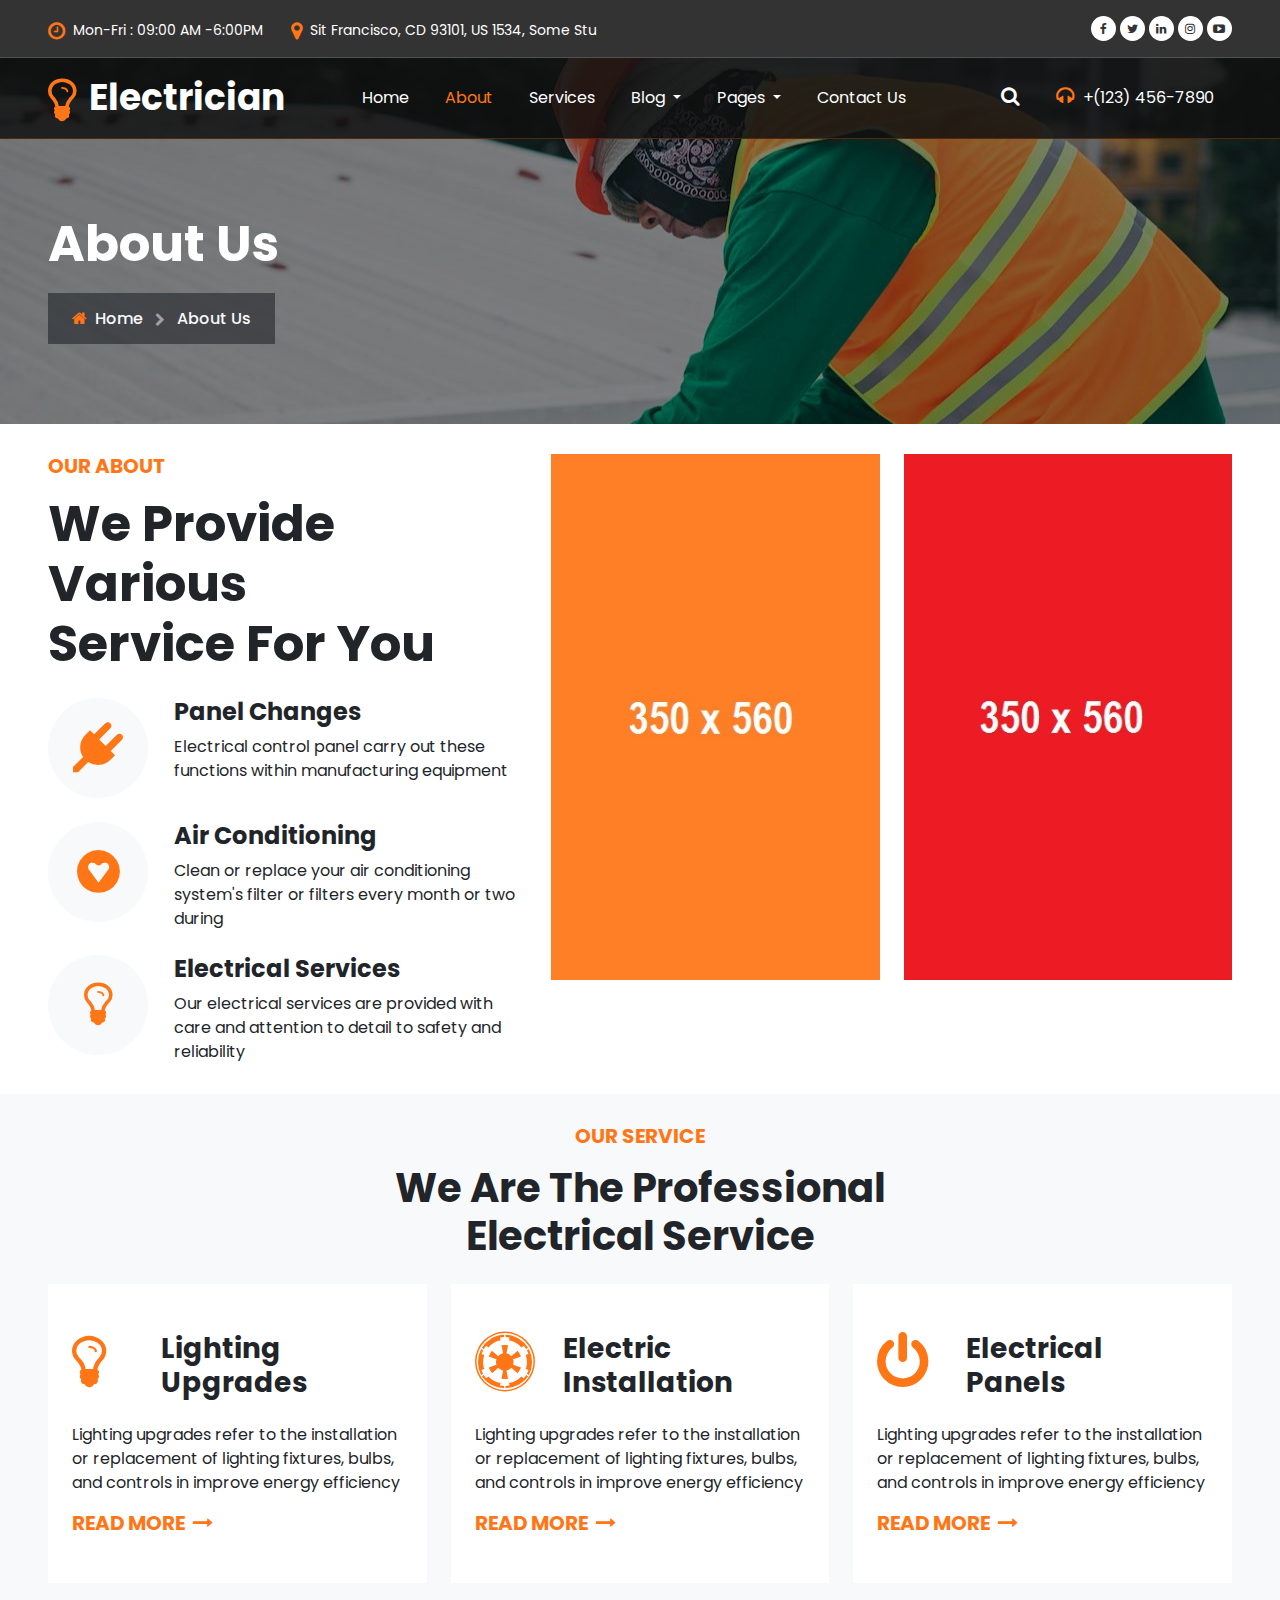
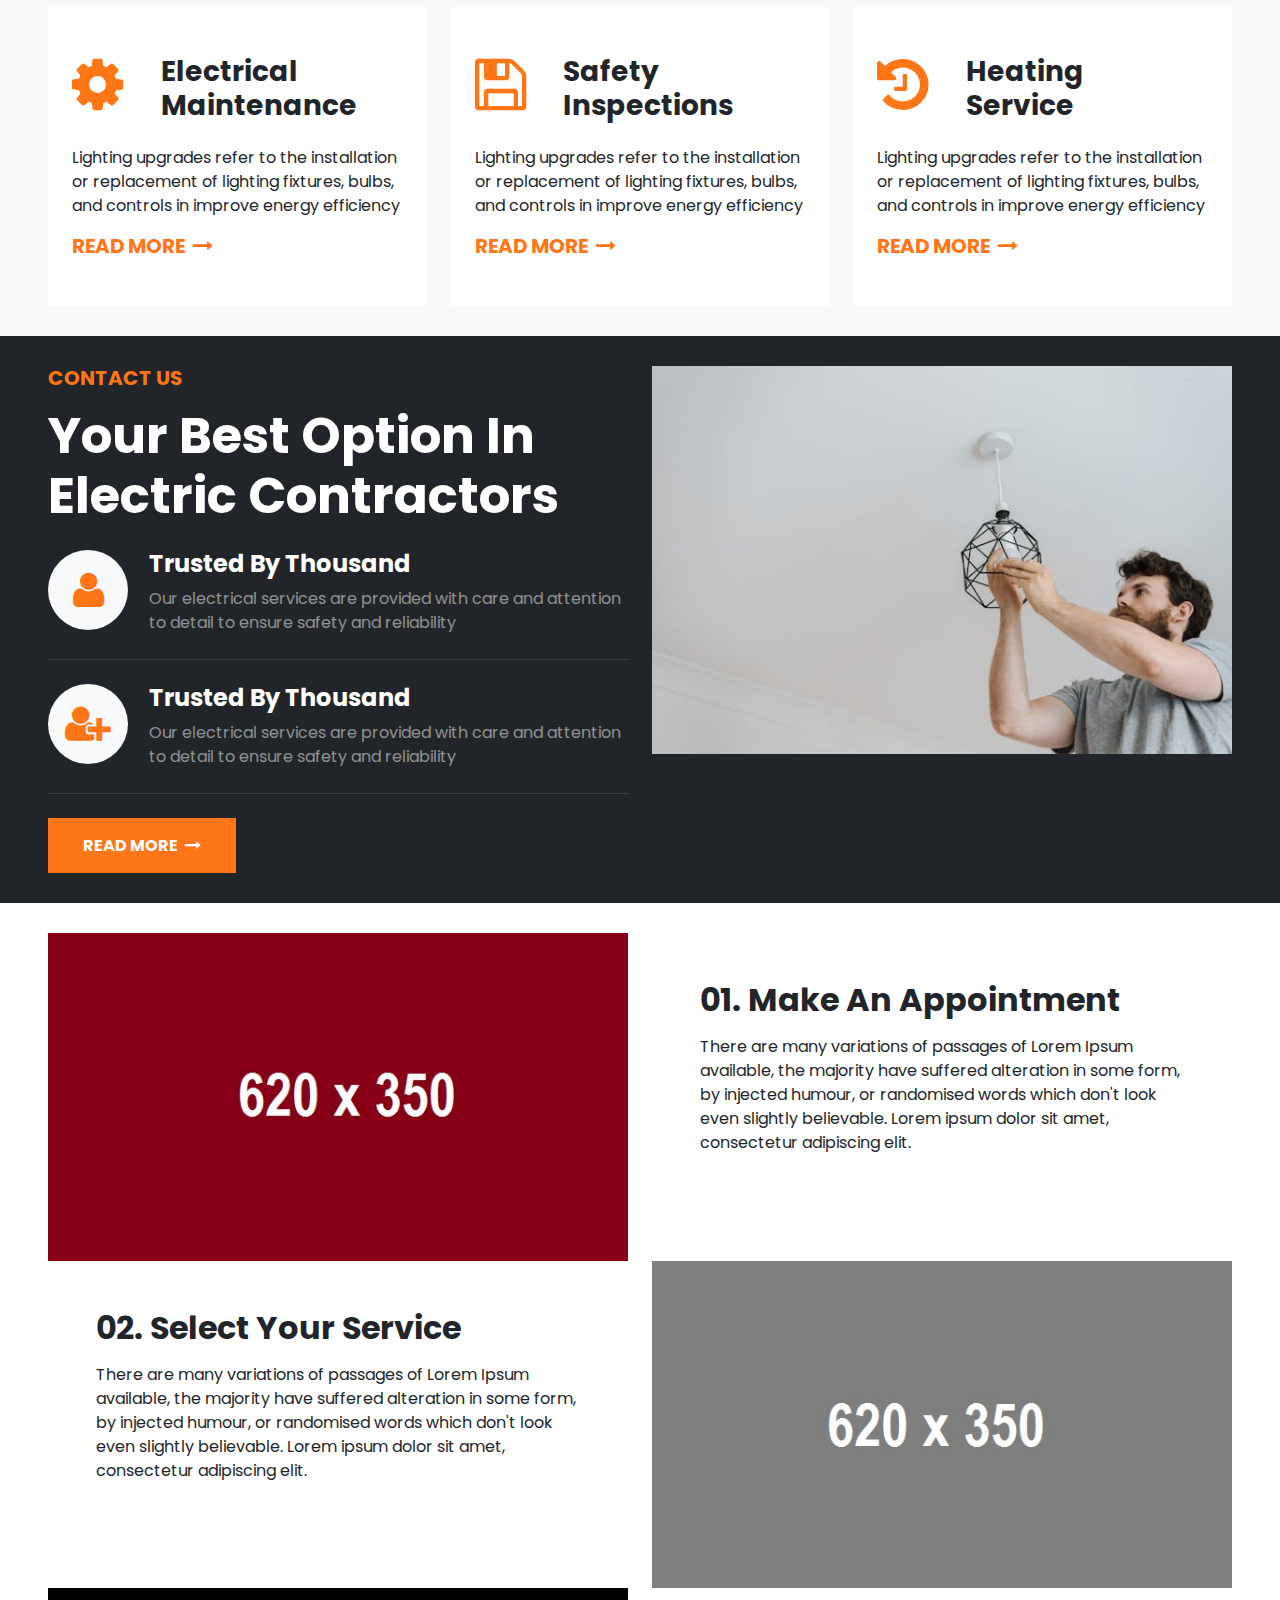
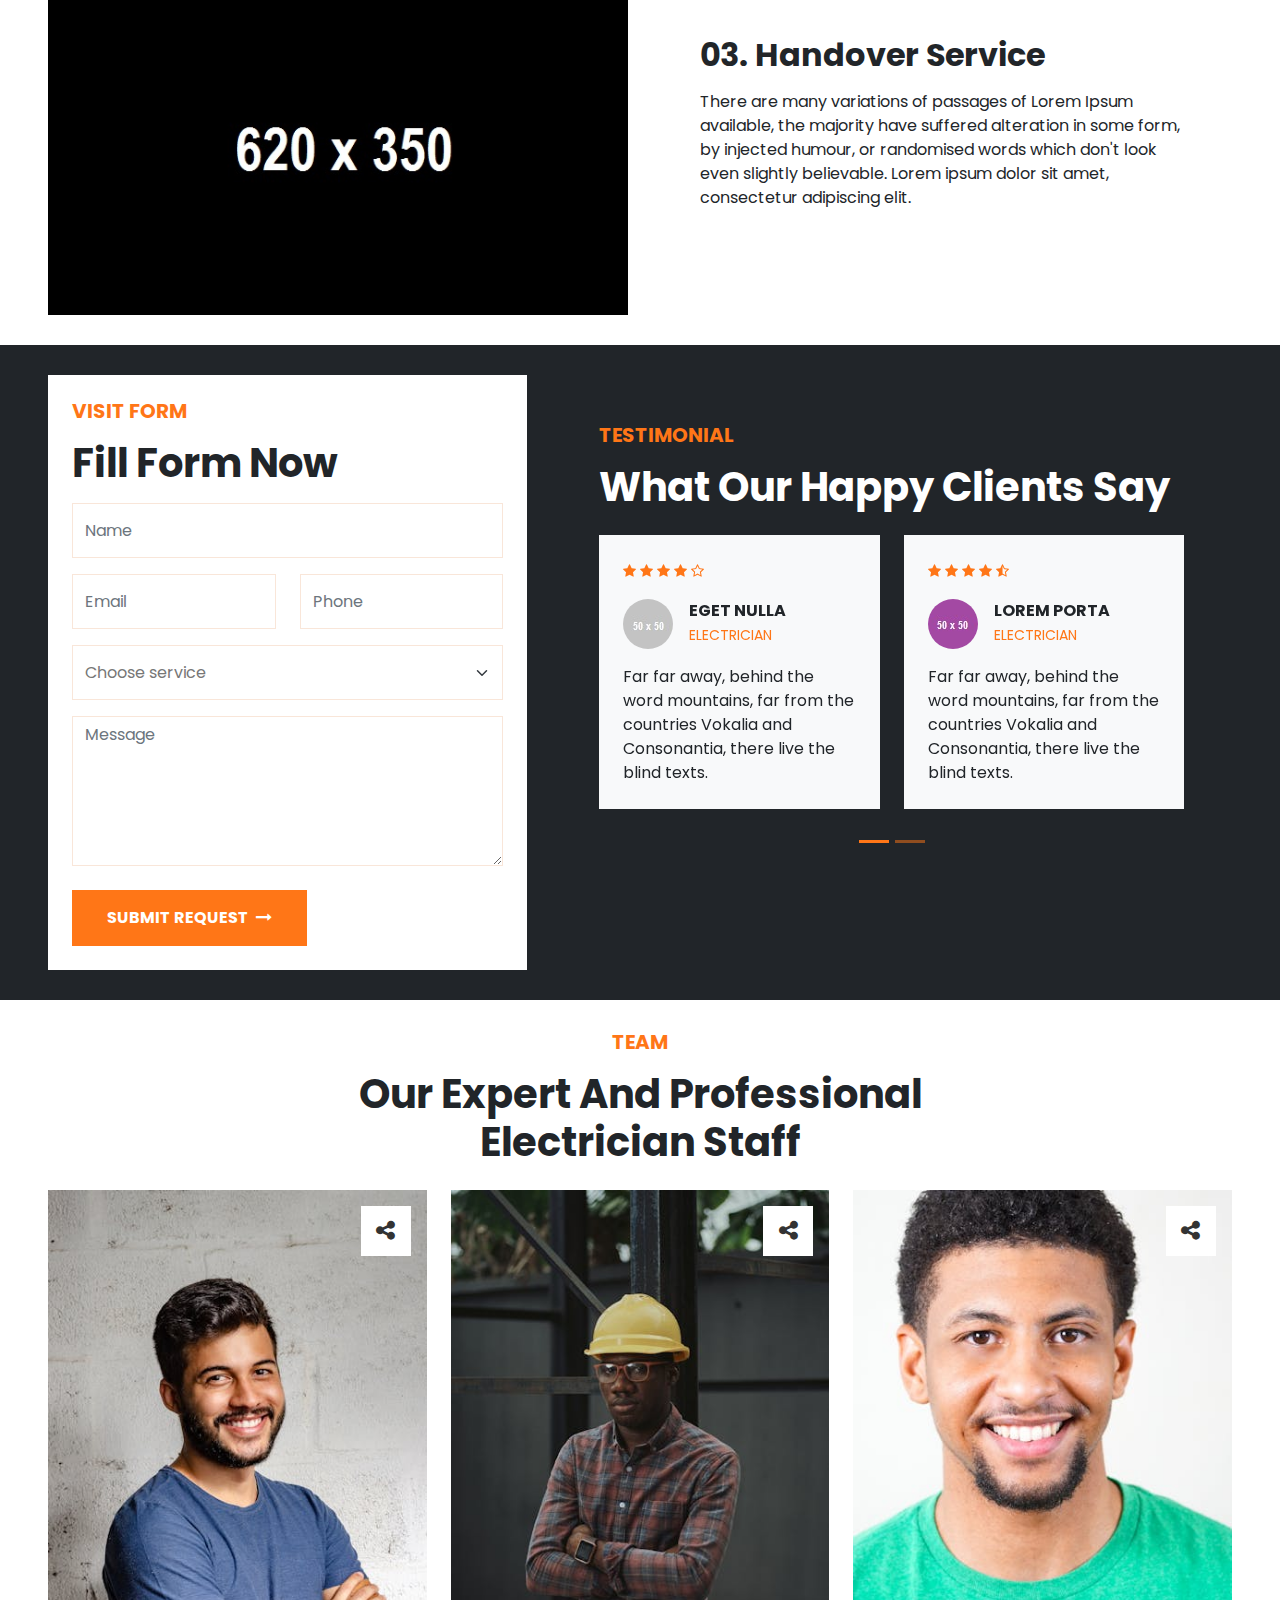
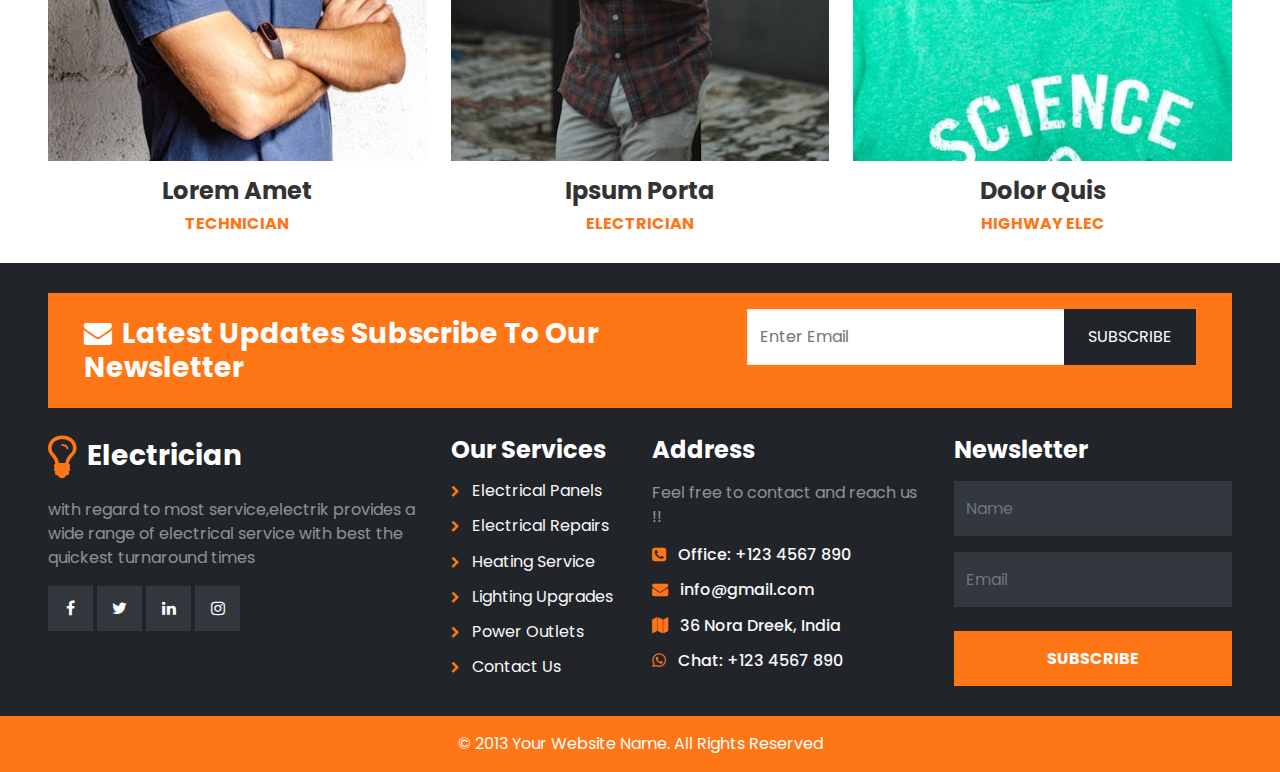
<file: about.html>
<!DOCTYPE html>
<html lang="en">
  <head>
    <meta charset="utf-8" />
    <meta http-equiv="X-UA-Compatible" content="IE=edge" />
    <meta name="viewport" content="width=device-width, initial-scale=1" />
    <title>Electrician</title>
    <link href="css/bootstrap.min.css" rel="stylesheet" />
    <link href="css/font-awesome.min.css" rel="stylesheet" />
    <link href="css/global.css" rel="stylesheet" />
    <link href="css/about.css" rel="stylesheet" />
    <link
      href="https://fonts.googleapis.com/css2?family=Poppins&display=swap"
      rel="stylesheet"
    />
    <script src="js/bootstrap.bundle.min.js"></script>
  </head>
  <body>
    <div class="main_about">
      <div class="main_1 bg_backn">
        <section id="top" class="pt-3 pb-3">
          <div class="container-fluid px-5">
            <div class="row top_1">
              <div class="col-md-8">
                <div class="top_1l mt-1">
                  <ul class="mb-0 font_14">
                    <li class="text-white d-inline-block">
                      <i
                        class="fa fa-clock-o me-1 col_oran fs-5 align-middle"
                      ></i>
                      Mon-Fri : 09:00 AM -6:00PM
                    </li>
                    <li class="text-white d-inline-block ms-4">
                      <i
                        class="fa fa-map-marker me-1 col_oran fs-5 align-middle"
                      ></i>
                      Sit Francisco, CD 93101, US 1534, Some Stu
                    </li>
                  </ul>
                </div>
              </div>
              <div class="col-md-4">
                <div class="top_1r text-end">
                  <ul class="mb-0">
                    <li class="text-white d-inline-block">
                      <a
                        class="bg-white d-block rounded-circle text-center col_purp font_12"
                        href="#"
                        ><i class="fa fa-facebook"></i
                      ></a>
                    </li>
                    <li class="text-white d-inline-block">
                      <a
                        class="bg-white d-block rounded-circle text-center col_purp font_12"
                        href="#"
                        ><i class="fa fa-twitter"></i
                      ></a>
                    </li>
                    <li class="text-white d-inline-block">
                      <a
                        class="bg-white d-block rounded-circle text-center col_purp font_12"
                        href="#"
                        ><i class="fa fa-linkedin"></i
                      ></a>
                    </li>
                    <li class="text-white d-inline-block">
                      <a
                        class="bg-white d-block rounded-circle text-center col_purp font_12"
                        href="#"
                        ><i class="fa fa-instagram"></i
                      ></a>
                    </li>
                    <li class="text-white d-inline-block">
                      <a
                        class="bg-white d-block rounded-circle text-center col_purp font_12"
                        href="#"
                        ><i class="fa fa-youtube-play"></i
                      ></a>
                    </li>
                  </ul>
                </div>
              </div>
            </div>
          </div>
        </section>
        <section id="header">
          <nav
            class="navbar navbar-expand-md navbar-light pt-0 pb-0"
            id="navbar_sticky"
          >
            <div class="container-fluid px-5">
              <a
                class="text-white navbar-brand fw-bold me-0 p-0"
                href="index.html"
                ><i
                  class="fa fa-lightbulb-o col_oran me-1 font_50 align-middle"
                ></i>
                Electrician</a
              >
              <button
                class="navbar-toggler"
                type="button"
                data-bs-toggle="collapse"
                data-bs-target="#navbarSupportedContent"
                aria-controls="navbarSupportedContent"
                aria-expanded="false"
                aria-label="Toggle navigation"
              >
                <span class="navbar-toggler-icon"></span>
              </button>
              <div class="collapse navbar-collapse" id="navbarSupportedContent">
                <ul class="navbar-nav mb-0 ms-auto">
                  <li class="nav-item">
                    <a class="nav-link" aria-current="page" href="index.html"
                      >Home</a
                    >
                  </li>

                  <li class="nav-item">
                    <a class="nav-link active" href="about.html">About </a>
                  </li>

                  <li class="nav-item">
                    <a class="nav-link" href="services.html">Services </a>
                  </li>

                  <li class="nav-item dropdown">
                    <a
                      class="nav-link dropdown-toggle"
                      href="#"
                      id="navbarDropdown"
                      role="button"
                      data-bs-toggle="dropdown"
                      aria-expanded="false"
                    >
                      Blog
                    </a>
                    <ul
                      class="dropdown-menu drop_1"
                      aria-labelledby="navbarDropdown"
                    >
                      <li>
                        <a class="dropdown-item" href="blog.html"> Blog</a>
                      </li>
                      <li>
                        <a
                          class="dropdown-item border-0"
                          href="blog_detail.html"
                        >
                          Blog Detail</a
                        >
                      </li>
                    </ul>
                  </li>

                  <li class="nav-item dropdown">
                    <a
                      class="nav-link dropdown-toggle"
                      href="#"
                      id="navbarDropdown"
                      role="button"
                      data-bs-toggle="dropdown"
                      aria-expanded="false"
                    >
                      Pages
                    </a>
                    <ul
                      class="dropdown-menu drop_1"
                      aria-labelledby="navbarDropdown"
                    >
                      <li>
                        <a class="dropdown-item" href="team.html"> Team</a>
                      </li>
                      <li>
                        <a class="dropdown-item" href="pricing.html">
                          Pricing</a
                        >
                      </li>
                      <li>
                        <a class="dropdown-item" href="appointment.html">
                          Appointment</a
                        >
                      </li>
                      <li>
                        <a class="dropdown-item border-0" href="faq.html">
                          Faq</a
                        >
                      </li>
                    </ul>
                  </li>

                  <li class="nav-item">
                    <a class="nav-link" href="contact.html">Contact Us</a>
                  </li>
                </ul>
                <ul class="navbar-nav mb-0 ms-auto">
                  <li class="nav-item dropdown">
                    <a
                      class="nav-link dropdown-toggle dropdown_search nav_hide fs-5 lh-1"
                      href="#"
                      id="navbarDropdown"
                      role="button"
                      data-bs-toggle="dropdown"
                      aria-expanded="false"
                    >
                      <i class="fa fa-search"></i>
                    </a>
                    <ul
                      class="dropdown-menu drop_2 drop_1 p-3"
                      aria-labelledby="navbarDropdown"
                    >
                      <li>
                        <div class="input-group">
                          <input
                            type="text"
                            class="form-control rounded-0"
                            placeholder="Search Here"
                          />
                          <span class="input-group-btn">
                            <button
                              class="btn btn-primary bg_oran rounded-0 p-3 px-4 border-0"
                              type="button"
                            >
                              <i class="fa fa-search"></i>
                            </button>
                          </span>
                        </div>
                      </li>
                    </ul>
                  </li>
                  <li class="nav-item">
                    <a class="nav-link" href="#"
                      ><i class="fa fa-headphones col_oran me-1 fs-5"></i>
                      +(123) 456-7890
                    </a>
                  </li>
                </ul>
              </div>
            </div>
          </nav>
        </section>
        <section id="center" class="center_o">
          <div class="container-fluid px-5">
            <div class="row center_o1">
              <div class="col-md-12">
                <h1 class="font_50 text-white lh-1">About Us</h1>
                <h6 class="d-inline-block text-light p-3 px-4 mb-0 mt-3">
                  <a class="text-light" href="#"
                    ><i class="fa fa-home me-1 col_oran"></i> Home</a
                  >
                  <span
                    ><i
                      class="fa fa-chevron-right text-white-50 mx-2 align-middle font_14"
                    ></i
                  ></span>
                  About Us
                </h6>
              </div>
            </div>
          </div>
        </section>
      </div>
    </div>

    <section id="about_pg" class="p_3">
      <div class="container-fluid px-5">
        <div class="row about_pg1">
          <div class="col-md-5">
            <div class="about_pg1l">
              <h5 class="col_oran">OUR ABOUT</h5>
              <h1 class="mb-0 mt-3 font_50">
                We Provide Various <br />
                Service For You
              </h1>
              <div class="about_pg1li row mt-4">
                <div class="col-md-3">
                  <div class="about_pg1lil">
                    <span
                      class="col_oran font_50 bg-light text-center rounded-circle d-inline-block"
                      ><i class="fa fa-plug"></i
                    ></span>
                  </div>
                </div>
                <div class="col-md-9">
                  <div class="about_pg1lir">
                    <h4>Panel Changes</h4>
                    <p class="mt-2 mb-0">
                      Electrical control panel carry out these functions within
                      manufacturing equipment
                    </p>
                  </div>
                </div>
              </div>
              <div class="about_pg1li row mt-4">
                <div class="col-md-3">
                  <div class="about_pg1lil">
                    <span
                      class="col_oran font_50 bg-light text-center rounded-circle d-inline-block"
                      ><i class="fa fa-gratipay"></i
                    ></span>
                  </div>
                </div>
                <div class="col-md-9">
                  <div class="about_pg1lir">
                    <h4>Air Conditioning</h4>
                    <p class="mt-2 mb-0">
                      Clean or replace your air conditioning system's filter or
                      filters every month or two during
                    </p>
                  </div>
                </div>
              </div>
              <div class="about_pg1li row mt-4">
                <div class="col-md-3">
                  <div class="about_pg1lil">
                    <span
                      class="col_oran font_50 bg-light text-center rounded-circle d-inline-block"
                      ><i class="fa fa-lightbulb-o"></i
                    ></span>
                  </div>
                </div>
                <div class="col-md-9">
                  <div class="about_pg1lir">
                    <h4>Electrical Services</h4>
                    <p class="mt-2 mb-0">
                      Our electrical services are provided with care and
                      attention to detail to safety and reliability
                    </p>
                  </div>
                </div>
              </div>
            </div>
          </div>
          <div class="col-md-7">
            <div class="about_pg1r">
              <div class="about_pg1ri row">
                <div class="col-md-6">
                  <div class="about_pg1ril">
                    <div class="grid clearfix">
                      <figure class="effect-jazz mb-0">
                        <a href="#"
                          ><img src="img/17.jpg" class="w-100" alt="abc"
                        /></a>
                      </figure>
                    </div>
                  </div>
                </div>
                <div class="col-md-6">
                  <div class="about_pg1rir">
                    <div class="grid clearfix">
                      <figure class="effect-jazz mb-0">
                        <a href="#"
                          ><img src="img/18.jpg" class="w-100" alt="abc"
                        /></a>
                      </figure>
                    </div>
                  </div>
                </div>
              </div>
            </div>
          </div>
        </div>
      </div>
    </section>

    <section id="serv_h" class="p_3 bg-light">
      <div class="container-fluid px-5">
        <div class="row serv_h1 text-center mb-4">
          <div class="col-md-12">
            <h5 class="col_oran">OUR SERVICE</h5>
            <h1 class="mb-0 mt-3">
              We Are The Professional<br />
              Electrical Service
            </h1>
          </div>
        </div>
        <div class="row serv_h2">
          <div class="col-md-4">
            <div class="serv_h2i bg-white p-5 px-4">
              <div class="serv_h2i1 row">
                <div class="col-md-3">
                  <div class="serv_h2i1l">
                    <span class="font_60 col_oran lh-1"
                      ><i class="fa fa-lightbulb-o"></i
                    ></span>
                  </div>
                </div>
                <div class="col-md-9">
                  <div class="serv_h2i1r">
                    <h3>
                      Lighting <br />
                      Upgrades
                    </h3>
                  </div>
                </div>
              </div>
              <p class="mt-3">
                Lighting upgrades refer to the installation or replacement of
                lighting fixtures, bulbs, and controls in improve energy
                efficiency
              </p>
              <h5 class="mb-0">
                <a class="col_oran" href="#"
                  >READ MORE <i class="fa fa-long-arrow-right ms-1"></i
                ></a>
              </h5>
            </div>
          </div>
          <div class="col-md-4">
            <div class="serv_h2i bg-white p-5 px-4">
              <div class="serv_h2i1 row">
                <div class="col-md-3">
                  <div class="serv_h2i1l">
                    <span class="font_60 col_oran lh-1"
                      ><i class="fa fa-empire"></i
                    ></span>
                  </div>
                </div>
                <div class="col-md-9">
                  <div class="serv_h2i1r">
                    <h3>
                      Electric <br />
                      Installation
                    </h3>
                  </div>
                </div>
              </div>
              <p class="mt-3">
                Lighting upgrades refer to the installation or replacement of
                lighting fixtures, bulbs, and controls in improve energy
                efficiency
              </p>
              <h5 class="mb-0">
                <a class="col_oran" href="#"
                  >READ MORE <i class="fa fa-long-arrow-right ms-1"></i
                ></a>
              </h5>
            </div>
          </div>
          <div class="col-md-4">
            <div class="serv_h2i bg-white p-5 px-4">
              <div class="serv_h2i1 row">
                <div class="col-md-3">
                  <div class="serv_h2i1l">
                    <span class="font_60 col_oran lh-1"
                      ><i class="fa fa-power-off"></i
                    ></span>
                  </div>
                </div>
                <div class="col-md-9">
                  <div class="serv_h2i1r">
                    <h3>
                      Electrical <br />
                      Panels
                    </h3>
                  </div>
                </div>
              </div>
              <p class="mt-3">
                Lighting upgrades refer to the installation or replacement of
                lighting fixtures, bulbs, and controls in improve energy
                efficiency
              </p>
              <h5 class="mb-0">
                <a class="col_oran" href="#"
                  >READ MORE <i class="fa fa-long-arrow-right ms-1"></i
                ></a>
              </h5>
            </div>
          </div>
        </div>
        <div class="row serv_h2 mt-4">
          <div class="col-md-4">
            <div class="serv_h2i bg-white p-5 px-4">
              <div class="serv_h2i1 row">
                <div class="col-md-3">
                  <div class="serv_h2i1l">
                    <span class="font_60 col_oran lh-1"
                      ><i class="fa fa-gear"></i
                    ></span>
                  </div>
                </div>
                <div class="col-md-9">
                  <div class="serv_h2i1r">
                    <h3>
                      Electrical <br />
                      Maintenance
                    </h3>
                  </div>
                </div>
              </div>
              <p class="mt-3">
                Lighting upgrades refer to the installation or replacement of
                lighting fixtures, bulbs, and controls in improve energy
                efficiency
              </p>
              <h5 class="mb-0">
                <a class="col_oran" href="#"
                  >READ MORE <i class="fa fa-long-arrow-right ms-1"></i
                ></a>
              </h5>
            </div>
          </div>
          <div class="col-md-4">
            <div class="serv_h2i bg-white p-5 px-4">
              <div class="serv_h2i1 row">
                <div class="col-md-3">
                  <div class="serv_h2i1l">
                    <span class="font_60 col_oran lh-1"
                      ><i class="fa fa-save"></i
                    ></span>
                  </div>
                </div>
                <div class="col-md-9">
                  <div class="serv_h2i1r">
                    <h3>
                      Safety <br />
                      Inspections
                    </h3>
                  </div>
                </div>
              </div>
              <p class="mt-3">
                Lighting upgrades refer to the installation or replacement of
                lighting fixtures, bulbs, and controls in improve energy
                efficiency
              </p>
              <h5 class="mb-0">
                <a class="col_oran" href="#"
                  >READ MORE <i class="fa fa-long-arrow-right ms-1"></i
                ></a>
              </h5>
            </div>
          </div>
          <div class="col-md-4">
            <div class="serv_h2i bg-white p-5 px-4">
              <div class="serv_h2i1 row">
                <div class="col-md-3">
                  <div class="serv_h2i1l">
                    <span class="font_60 col_oran lh-1"
                      ><i class="fa fa-history"></i
                    ></span>
                  </div>
                </div>
                <div class="col-md-9">
                  <div class="serv_h2i1r">
                    <h3>
                      Heating <br />
                      Service
                    </h3>
                  </div>
                </div>
              </div>
              <p class="mt-3">
                Lighting upgrades refer to the installation or replacement of
                lighting fixtures, bulbs, and controls in improve energy
                efficiency
              </p>
              <h5 class="mb-0">
                <a class="col_oran" href="#"
                  >READ MORE <i class="fa fa-long-arrow-right ms-1"></i
                ></a>
              </h5>
            </div>
          </div>
        </div>
      </div>
    </section>

    <section id="contact_h" class="p_3 bg-dark">
      <div class="container-fluid px-5">
        <div class="row about_pg1">
          <div class="col-md-6">
            <div class="about_pg1l">
              <h5 class="col_oran">CONTACT US</h5>
              <h1 class="mb-0 mt-3 font_50 text-white">
                Your Best Option In Electric Contractors
              </h1>
              <div class="about_pg1li row mt-4">
                <div class="col-md-2">
                  <div class="about_pg1lil">
                    <span
                      class="col_oran fs-1 bg-light text-center rounded-circle d-inline-block"
                      ><i class="fa fa-user"></i
                    ></span>
                  </div>
                </div>
                <div class="col-md-10">
                  <div class="about_pg1lir">
                    <h4 class="text-white">Trusted By Thousand</h4>
                    <p class="mt-2 mb-0 text-white-50">
                      Our electrical services are provided with care and
                      attention to detail to ensure safety and reliability
                    </p>
                  </div>
                </div>
              </div>
              <hr class="line_1 mt-4 mb-4" />
              <div class="about_pg1li row">
                <div class="col-md-2">
                  <div class="about_pg1lil">
                    <span
                      class="col_oran fs-1 bg-light text-center rounded-circle d-inline-block"
                      ><i class="fa fa-user-plus"></i
                    ></span>
                  </div>
                </div>
                <div class="col-md-10">
                  <div class="about_pg1lir">
                    <h4 class="text-white">Trusted By Thousand</h4>
                    <p class="mt-2 mb-0 text-white-50">
                      Our electrical services are provided with care and
                      attention to detail to ensure safety and reliability
                    </p>
                  </div>
                </div>
              </div>
              <hr class="line_1 mt-4 mb-4" />
              <h6 class="mb-0 mt-4">
                <a class="button" href="#"
                  >READ MORE <i class="fa fa-long-arrow-right ms-1"></i
                ></a>
              </h6>
            </div>
          </div>
          <div class="col-md-6">
            <div class="contact_hr">
              <div class="grid clearfix">
                <figure class="effect-jazz mb-0">
                  <a href="#"
                    ><img src="img/2.jpg" class="w-100" alt="abc"
                  /></a>
                </figure>
              </div>
            </div>
          </div>
        </div>
      </div>
    </section>

    <section id="appoint" class="p_3">
      <div class="container-fluid px-5">
        <div class="appoint_1 row">
          <div class="col-md-6">
            <div class="appoint_1l">
              <div class="grid clearfix">
                <figure class="effect-jazz mb-0">
                  <a href="#"
                    ><img src="img/19.jpg" class="w-100" alt="abc"
                  /></a>
                </figure>
              </div>
            </div>
          </div>
          <div class="col-md-6">
            <div class="appoint_1r p-5">
              <h2>01. Make An Appointment</h2>
              <p class="mt-3 mb-0">
                There are many variations of passages of Lorem Ipsum available,
                the majority have suffered alteration in some form, by injected
                humour, or randomised words which don't look even slightly
                believable. Lorem ipsum dolor sit amet, consectetur adipiscing
                elit.
              </p>
            </div>
          </div>
        </div>
        <div class="appoint_1 row">
          <div class="col-md-6">
            <div class="appoint_1r p-5">
              <h2>02. Select Your Service</h2>
              <p class="mt-3 mb-0">
                There are many variations of passages of Lorem Ipsum available,
                the majority have suffered alteration in some form, by injected
                humour, or randomised words which don't look even slightly
                believable. Lorem ipsum dolor sit amet, consectetur adipiscing
                elit.
              </p>
            </div>
          </div>
          <div class="col-md-6">
            <div class="appoint_1l">
              <div class="grid clearfix">
                <figure class="effect-jazz mb-0">
                  <a href="#"
                    ><img src="img/20.jpg" class="w-100" alt="abc"
                  /></a>
                </figure>
              </div>
            </div>
          </div>
        </div>
        <div class="appoint_1 row">
          <div class="col-md-6">
            <div class="appoint_1l">
              <div class="grid clearfix">
                <figure class="effect-jazz mb-0">
                  <a href="#"
                    ><img src="img/21.jpg" class="w-100" alt="abc"
                  /></a>
                </figure>
              </div>
            </div>
          </div>
          <div class="col-md-6">
            <div class="appoint_1r p-5">
              <h2>03. Handover Service</h2>
              <p class="mt-3 mb-0">
                There are many variations of passages of Lorem Ipsum available,
                the majority have suffered alteration in some form, by injected
                humour, or randomised words which don't look even slightly
                believable. Lorem ipsum dolor sit amet, consectetur adipiscing
                elit.
              </p>
            </div>
          </div>
        </div>
      </div>
    </section>

    <section id="visit" class="p_3 bg-dark">
      <div class="container-fluid px-5">
        <div class="row visit_1">
          <div class="col-md-5">
            <div class="visit_1l p-4 bg-white">
              <h5 class="col_oran">VISIT FORM</h5>
              <h1 class="mb-0 mt-3 mb-3">Fill Form Now</h1>
              <input class="form-control" placeholder="Name" type="text" />
              <div class="visit_1li row mt-3">
                <div class="col-md-6">
                  <div class="visit_1lil">
                    <input
                      class="form-control"
                      placeholder="Email"
                      type="text"
                    />
                  </div>
                </div>
                <div class="col-md-6">
                  <div class="visit_1lil">
                    <input
                      class="form-control"
                      placeholder="Phone"
                      type="text"
                    />
                  </div>
                </div>
              </div>
              <select class="form-select mt-3">
                <option value="choose service">Choose service</option>
                <option value="Maintanance">Maintanance</option>
                <option value="air conditioning">air conditioning</option>
                <option value="heating service">heating service</option>
                <option value="electric installation">
                  electric installation
                </option>
              </select>
              <textarea
                placeholder="Message"
                class="form-control form_text mt-3"
              ></textarea>
              <h6 class="mb-0 mt-4">
                <a class="button_1" href="#"
                  >SUBMIT REQUEST <i class="fa fa-long-arrow-right ms-1"></i
                ></a>
              </h6>
            </div>
          </div>
          <div class="col-md-7">
            <div class="visit_1r p-5 carousel_p">
              <h5 class="col_oran">TESTIMONIAL</h5>
              <h1 class="mb-0 mt-3 mb-4 text-white">
                What Our Happy Clients Say
              </h1>
              <div
                id="carouselExampleCaptions1"
                class="carousel slide"
                data-bs-ride="carousel"
              >
                <div class="carousel-indicators">
                  <button
                    type="button"
                    data-bs-target="#carouselExampleCaptions1"
                    data-bs-slide-to="0"
                    class="active"
                    aria-label="Slide 1"
                    aria-current="true"
                  ></button>
                  <button
                    type="button"
                    data-bs-target="#carouselExampleCaptions1"
                    data-bs-slide-to="1"
                    aria-label="Slide 2"
                    class=""
                  ></button>
                </div>
                <div class="carousel-inner">
                  <div class="carousel-item active">
                    <div class="testim_1i row">
                      <div class="col-md-6">
                        <div class="testim_1i1 bg-light p-4 clearfix">
                          <span class="col_oran font_14">
                            <i class="fa fa-star"></i>
                            <i class="fa fa-star"></i>
                            <i class="fa fa-star"></i>
                            <i class="fa fa-star"></i>
                            <i class="fa fa-star-o"></i>
                          </span>
                          <div class="testim_1i1i clearfix mt-3">
                            <span
                              ><img
                                src="img/10.jpg"
                                alt="abc"
                                class="rounded-circle me-3 float-start"
                            /></span>
                            <h6 class="mb-0 fw-bold text-uppercase lh-base">
                              Eget Nulla <br />
                              <span
                                class="col_oran font_14 text-uppercase fw-normal"
                                >ELECTRICIAN</span
                              >
                            </h6>
                          </div>
                          <p class="mb-0 mt-3">
                            Far far away, behind the word mountains, far from
                            the countries Vokalia and Consonantia, there live
                            the blind texts.
                          </p>
                        </div>
                      </div>
                      <div class="col-md-6">
                        <div class="testim_1i1 bg-light p-4 clearfix">
                          <span class="col_oran font_14">
                            <i class="fa fa-star"></i>
                            <i class="fa fa-star"></i>
                            <i class="fa fa-star"></i>
                            <i class="fa fa-star"></i>
                            <i class="fa fa-star-half-o"></i>
                          </span>
                          <div class="testim_1i1i clearfix mt-3">
                            <span
                              ><img
                                src="img/11.jpg"
                                alt="abc"
                                class="rounded-circle me-3 float-start"
                            /></span>
                            <h6 class="mb-0 fw-bold text-uppercase lh-base">
                              Lorem Porta <br />
                              <span
                                class="col_oran font_14 text-uppercase fw-normal"
                                >ELECTRICIAN</span
                              >
                            </h6>
                          </div>
                          <p class="mb-0 mt-3">
                            Far far away, behind the word mountains, far from
                            the countries Vokalia and Consonantia, there live
                            the blind texts.
                          </p>
                        </div>
                      </div>
                    </div>
                  </div>
                  <div class="carousel-item">
                    <div class="testim_1i row">
                      <div class="col-md-6">
                        <div class="testim_1i1 bg-light p-4 clearfix">
                          <span class="col_oran font_14">
                            <i class="fa fa-star"></i>
                            <i class="fa fa-star"></i>
                            <i class="fa fa-star"></i>
                            <i class="fa fa-star"></i>
                            <i class="fa fa-star-o"></i>
                          </span>
                          <div class="testim_1i1i clearfix mt-3">
                            <span
                              ><img
                                src="img/10.jpg"
                                alt="abc"
                                class="rounded-circle me-3 float-start"
                            /></span>
                            <h6 class="mb-0 fw-bold text-uppercase lh-base">
                              Eget Nulla <br />
                              <span
                                class="col_oran font_14 text-uppercase fw-normal"
                                >ELECTRICIAN</span
                              >
                            </h6>
                          </div>
                          <p class="mb-0 mt-3">
                            Far far away, behind the word mountains, far from
                            the countries Vokalia and Consonantia, there live
                            the blind texts.
                          </p>
                        </div>
                      </div>
                      <div class="col-md-6">
                        <div class="testim_1i1 bg-light p-4 clearfix">
                          <span class="col_oran font_14">
                            <i class="fa fa-star"></i>
                            <i class="fa fa-star"></i>
                            <i class="fa fa-star"></i>
                            <i class="fa fa-star"></i>
                            <i class="fa fa-star-half-o"></i>
                          </span>
                          <div class="testim_1i1i clearfix mt-3">
                            <span
                              ><img
                                src="img/11.jpg"
                                alt="abc"
                                class="rounded-circle me-3 float-start"
                            /></span>
                            <h6 class="mb-0 fw-bold text-uppercase lh-base">
                              Lorem Porta <br />
                              <span
                                class="col_oran font_14 text-uppercase fw-normal"
                                >ELECTRICIAN</span
                              >
                            </h6>
                          </div>
                          <p class="mb-0 mt-3">
                            Far far away, behind the word mountains, far from
                            the countries Vokalia and Consonantia, there live
                            the blind texts.
                          </p>
                        </div>
                      </div>
                    </div>
                  </div>
                </div>
              </div>
            </div>
          </div>
        </div>
      </div>
    </section>

    <section id="team_h" class="p_3">
      <div class="container-fluid px-5">
        <div class="row serv_h1 text-center mb-4">
          <div class="col-md-12">
            <h5 class="col_oran">TEAM</h5>
            <h1 class="mb-0 mt-3">
              Our Expert And Professional <br />
              Electrician Staff
            </h1>
          </div>
        </div>
        <div class="row team_h1">
          <div class="col-md-4">
            <div class="team_h1i">
              <div class="team_h1i1 position-relative">
                <div class="team_h1i1i">
                  <div class="grid clearfix">
                    <figure class="effect-jazz mb-0">
                      <a href="#"
                        ><img src="img/6.jpg" class="w-100" alt="abc"
                      /></a>
                    </figure>
                  </div>
                </div>
                <div
                  class="team_h1i1i1 position-absolute top-0 text-end w-100 p-3"
                >
                  <ul class="mb-0 nav_1">
                    <li>
                      <a class="bg-white" href="#"
                        ><i class="fa fa-share-alt"></i
                      ></a>
                    </li>
                  </ul>
                  <ul class="mb-0 nav_2">
                    <li>
                      <a class="bg_oran text-white" href="#"
                        ><i class="fa fa-instagram"></i
                      ></a>
                    </li>
                    <li>
                      <a class="bg_oran text-white" href="#"
                        ><i class="fa fa-twitter"></i
                      ></a>
                    </li>
                    <li>
                      <a class="bg_oran text-white" href="#"
                        ><i class="fa fa-linkedin"></i
                      ></a>
                    </li>
                  </ul>
                </div>
              </div>
              <div class="team_h1i2 text-center">
                <h4 class="mt-3"><a href="#">Lorem Amet</a></h4>
                <h5 class="col_oran fs-6 mb-0">TECHNICIAN</h5>
              </div>
            </div>
          </div>
          <div class="col-md-4">
            <div class="team_h1i">
              <div class="team_h1i1 position-relative">
                <div class="team_h1i1i">
                  <div class="grid clearfix">
                    <figure class="effect-jazz mb-0">
                      <a href="#"
                        ><img src="img/7.jpg" class="w-100" alt="abc"
                      /></a>
                    </figure>
                  </div>
                </div>
                <div
                  class="team_h1i1i1 position-absolute top-0 text-end w-100 p-3"
                >
                  <ul class="mb-0 nav_1">
                    <li>
                      <a class="bg-white" href="#"
                        ><i class="fa fa-share-alt"></i
                      ></a>
                    </li>
                  </ul>
                  <ul class="mb-0 nav_2">
                    <li>
                      <a class="bg_oran text-white" href="#"
                        ><i class="fa fa-instagram"></i
                      ></a>
                    </li>
                    <li>
                      <a class="bg_oran text-white" href="#"
                        ><i class="fa fa-twitter"></i
                      ></a>
                    </li>
                    <li>
                      <a class="bg_oran text-white" href="#"
                        ><i class="fa fa-linkedin"></i
                      ></a>
                    </li>
                  </ul>
                </div>
              </div>
              <div class="team_h1i2 text-center">
                <h4 class="mt-3"><a href="#">Ipsum Porta</a></h4>
                <h5 class="col_oran fs-6 text-uppercase mb-0">Electrician</h5>
              </div>
            </div>
          </div>
          <div class="col-md-4">
            <div class="team_h1i">
              <div class="team_h1i1 position-relative">
                <div class="team_h1i1i">
                  <div class="grid clearfix">
                    <figure class="effect-jazz mb-0">
                      <a href="#"
                        ><img src="img/8.jpg" class="w-100" alt="abc"
                      /></a>
                    </figure>
                  </div>
                </div>
                <div
                  class="team_h1i1i1 position-absolute top-0 text-end w-100 p-3"
                >
                  <ul class="mb-0 nav_1">
                    <li>
                      <a class="bg-white" href="#"
                        ><i class="fa fa-share-alt"></i
                      ></a>
                    </li>
                  </ul>
                  <ul class="mb-0 nav_2">
                    <li>
                      <a class="bg_oran text-white" href="#"
                        ><i class="fa fa-instagram"></i
                      ></a>
                    </li>
                    <li>
                      <a class="bg_oran text-white" href="#"
                        ><i class="fa fa-twitter"></i
                      ></a>
                    </li>
                    <li>
                      <a class="bg_oran text-white" href="#"
                        ><i class="fa fa-linkedin"></i
                      ></a>
                    </li>
                  </ul>
                </div>
              </div>
              <div class="team_h1i2 text-center">
                <h4 class="mt-3"><a href="#">Dolor Quis</a></h4>
                <h5 class="col_oran fs-6 mb-0">HIGHWAY ELEC</h5>
              </div>
            </div>
          </div>
        </div>
      </div>
    </section>

    <section id="footer" class="p_3 bg-dark">
      <div class="container-fluid px-5">
        <div class="row footer_1 mb-4 bg_oran mx-0 p-3 px-4">
          <div class="col-md-7">
            <div class="footer_1l pt-2">
              <h3 class="text-white">
                <i class="fa fa-envelope me-1"></i> Latest Updates Subscribe To
                Our Newsletter
              </h3>
            </div>
          </div>
          <div class="col-md-5">
            <div class="footer_1r">
              <div class="input-group">
                <input
                  type="text"
                  class="form-control rounded-0"
                  placeholder="Enter Email"
                />
                <span class="input-group-btn">
                  <button
                    class="btn btn-primary bg-dark rounded-0 p-3 px-4 border-0"
                    type="button"
                  >
                    SUBSCRIBE
                  </button>
                </span>
              </div>
            </div>
          </div>
        </div>
        <div class="row footer_2">
          <div class="col-md-4">
            <div class="footer_2i">
              <h3 class="mb-3">
                <a class="text-white" href="index.html"
                  ><i
                    class="fa fa-lightbulb-o col_oran me-1 font_50 align-middle"
                  ></i>
                  Electrician</a
                >
              </h3>
              <p class="text-white-50">
                with regard to most service,electrik provides a wide range of
                electrical service with best the quickest turnaround times
              </p>
              <ul class="mb-0">
                <li class="text-white d-inline-block">
                  <a class="d-block text-center" href="#"
                    ><i class="fa fa-facebook"></i
                  ></a>
                </li>
                <li class="text-white d-inline-block">
                  <a class="d-block text-center" href="#"
                    ><i class="fa fa-twitter"></i
                  ></a>
                </li>
                <li class="text-white d-inline-block">
                  <a class="d-block text-center" href="#"
                    ><i class="fa fa-linkedin"></i
                  ></a>
                </li>
                <li class="text-white d-inline-block">
                  <a class="d-block text-center" href="#"
                    ><i class="fa fa-instagram"></i
                  ></a>
                </li>
              </ul>
            </div>
          </div>
          <div class="col-md-2">
            <div class="footer_2i">
              <h4 class="text-white mb-3 mt-1">Our Services</h4>
              <div class="row footer_2ism">
                <h6 class="fw-normal col-md-12 col-6">
                  <a class="text-light" href="#"
                    ><i class="fa fa-chevron-right me-2 col_oran font_12"></i>
                    Electrical Panels</a
                  >
                </h6>
                <h6 class="fw-normal mt-2 col-md-12 col-6">
                  <a class="text-light" href="#"
                    ><i class="fa fa-chevron-right me-2 col_oran font_12"></i>
                    Electrical Repairs</a
                  >
                </h6>
                <h6 class="fw-normal mt-2 col-md-12 col-6">
                  <a class="text-light" href="#"
                    ><i class="fa fa-chevron-right me-2 col_oran font_12"></i>
                    Heating Service</a
                  >
                </h6>
                <h6 class="fw-normal mt-2 col-md-12 col-6">
                  <a class="text-light" href="#"
                    ><i class="fa fa-chevron-right me-2 col_oran font_12"></i>
                    Lighting Upgrades</a
                  >
                </h6>
                <h6 class="fw-normal mt-2 col-md-12 col-6">
                  <a class="text-light" href="#"
                    ><i class="fa fa-chevron-right me-2 col_oran font_12"></i>
                    Power Outlets</a
                  >
                </h6>
                <h6 class="fw-normal mt-2 col-md-12 col-6 mb-0">
                  <a class="text-light" href="#"
                    ><i class="fa fa-chevron-right me-2 col_oran font_12"></i>
                    Contact Us</a
                  >
                </h6>
              </div>
            </div>
          </div>
          <div class="col-md-3">
            <div class="footer_2i">
              <h4 class="text-white mb-3 mt-1">Address</h4>
              <p class="text-white-50">Feel free to contact and reach us !!</p>
              <h6 class="text-light">
                <i class="fa fa-phone-square col_oran me-2"></i> Office: +123
                4567 890
              </h6>
              <h6 class="text-light mt-3">
                <i class="fa fa-envelope col_oran me-2"></i> info@gmail.com
              </h6>
              <h6 class="text-light mt-3">
                <i class="fa fa-map col_oran me-2"></i> 36 Nora Dreek, India
              </h6>
              <h6 class="text-light mt-3 mb-0">
                <i class="fa fa-whatsapp col_oran me-2"></i> Chat: +123 4567 890
              </h6>
            </div>
          </div>
          <div class="col-md-3">
            <div class="footer_2i">
              <h4 class="text-white mb-3 mt-1">Newsletter</h4>
              <input
                class="form-control text-white border-0"
                placeholder="Name"
                type="text"
              />
              <input
                class="form-control text-white mt-3 border-0"
                placeholder="Email"
                type="text"
              />
              <h6 class="mb-0 mt-4">
                <a class="button d-block text-center text-uppercase" href="#"
                  >Subscribe
                </a>
              </h6>
            </div>
          </div>
        </div>
      </div>
    </section>

    <section id="footer_b" class="pt-3 pb-3 bg_oran">
      <div class="container-fluid px-5">
        <div class="row footer_b1 text-center">
          <div class="col-md-12">
			<p class="mb-0 text-white">© 2013 Your Website Name. All Rights Reserved</p>
          </div>
        </div>
      </div>
    </section>

    <script>
      window.onscroll = function () {
        myFunction();
      };
      var navbar_sticky = document.getElementById("navbar_sticky");
      var sticky = navbar_sticky.offsetTop;
      var navbar_height = document.querySelector(".navbar").offsetHeight;
      function myFunction() {
        if (window.pageYOffset >= sticky + navbar_height) {
          navbar_sticky.classList.add("sticky");
          document.body.style.paddingTop = navbar_height + "px";
        } else {
          navbar_sticky.classList.remove("sticky");
          document.body.style.paddingTop = "0";
        }
      }
    </script>
  </body>
</html>
</file>
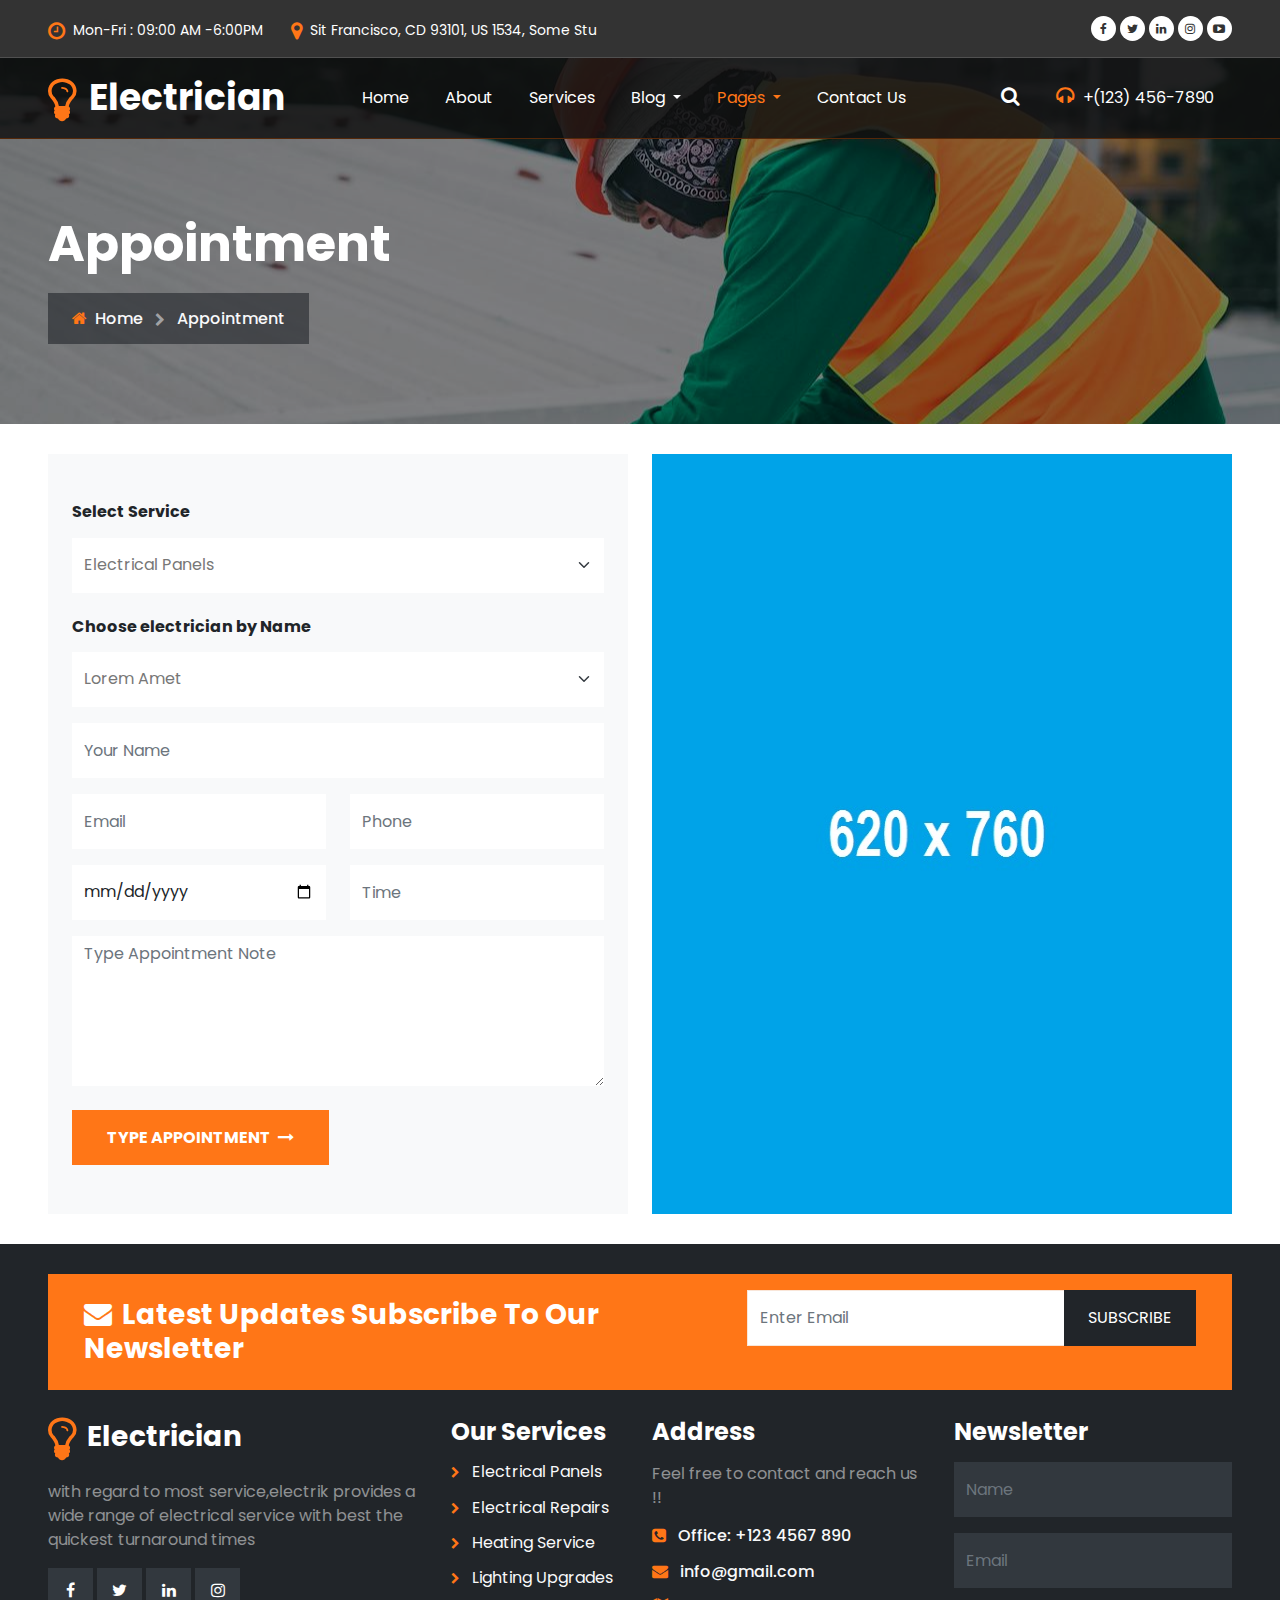
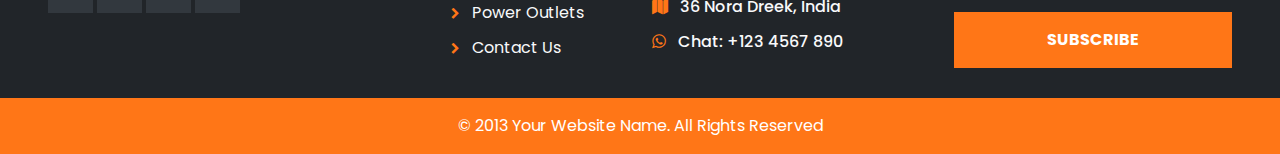
<file: appointment.html>
<!DOCTYPE html>
<html lang="en">
  <head>
    <meta charset="utf-8" />
    <meta http-equiv="X-UA-Compatible" content="IE=edge" />
    <meta name="viewport" content="width=device-width, initial-scale=1" />
    <title>Electrician</title>
    <link href="css/bootstrap.min.css" rel="stylesheet" />
    <link href="css/font-awesome.min.css" rel="stylesheet" />
    <link href="css/global.css" rel="stylesheet" />
    <link href="css/about.css" rel="stylesheet" />
    <link
      href="https://fonts.googleapis.com/css2?family=Poppins&display=swap"
      rel="stylesheet"
    />
    <script src="js/bootstrap.bundle.min.js"></script>
  </head>
  <body>
    <div class="main_appoint">
      <div class="main_1 bg_backn">
        <section id="top" class="pt-3 pb-3">
          <div class="container-fluid px-5">
            <div class="row top_1">
              <div class="col-md-8">
                <div class="top_1l mt-1">
                  <ul class="mb-0 font_14">
                    <li class="text-white d-inline-block">
                      <i
                        class="fa fa-clock-o me-1 col_oran fs-5 align-middle"
                      ></i>
                      Mon-Fri : 09:00 AM -6:00PM
                    </li>
                    <li class="text-white d-inline-block ms-4">
                      <i
                        class="fa fa-map-marker me-1 col_oran fs-5 align-middle"
                      ></i>
                      Sit Francisco, CD 93101, US 1534, Some Stu
                    </li>
                  </ul>
                </div>
              </div>
              <div class="col-md-4">
                <div class="top_1r text-end">
                  <ul class="mb-0">
                    <li class="text-white d-inline-block">
                      <a
                        class="bg-white d-block rounded-circle text-center col_purp font_12"
                        href="#"
                        ><i class="fa fa-facebook"></i
                      ></a>
                    </li>
                    <li class="text-white d-inline-block">
                      <a
                        class="bg-white d-block rounded-circle text-center col_purp font_12"
                        href="#"
                        ><i class="fa fa-twitter"></i
                      ></a>
                    </li>
                    <li class="text-white d-inline-block">
                      <a
                        class="bg-white d-block rounded-circle text-center col_purp font_12"
                        href="#"
                        ><i class="fa fa-linkedin"></i
                      ></a>
                    </li>
                    <li class="text-white d-inline-block">
                      <a
                        class="bg-white d-block rounded-circle text-center col_purp font_12"
                        href="#"
                        ><i class="fa fa-instagram"></i
                      ></a>
                    </li>
                    <li class="text-white d-inline-block">
                      <a
                        class="bg-white d-block rounded-circle text-center col_purp font_12"
                        href="#"
                        ><i class="fa fa-youtube-play"></i
                      ></a>
                    </li>
                  </ul>
                </div>
              </div>
            </div>
          </div>
        </section>
        <section id="header">
          <nav
            class="navbar navbar-expand-md navbar-light pt-0 pb-0"
            id="navbar_sticky"
          >
            <div class="container-fluid px-5">
              <a
                class="text-white navbar-brand fw-bold me-0 p-0"
                href="index.html"
                ><i
                  class="fa fa-lightbulb-o col_oran me-1 font_50 align-middle"
                ></i>
                Electrician</a
              >
              <button
                class="navbar-toggler"
                type="button"
                data-bs-toggle="collapse"
                data-bs-target="#navbarSupportedContent"
                aria-controls="navbarSupportedContent"
                aria-expanded="false"
                aria-label="Toggle navigation"
              >
                <span class="navbar-toggler-icon"></span>
              </button>
              <div class="collapse navbar-collapse" id="navbarSupportedContent">
                <ul class="navbar-nav mb-0 ms-auto">
                  <li class="nav-item">
                    <a class="nav-link" aria-current="page" href="index.html"
                      >Home</a
                    >
                  </li>

                  <li class="nav-item">
                    <a class="nav-link" href="about.html">About </a>
                  </li>

                  <li class="nav-item">
                    <a class="nav-link" href="services.html">Services </a>
                  </li>

                  <li class="nav-item dropdown">
                    <a
                      class="nav-link dropdown-toggle"
                      href="#"
                      id="navbarDropdown"
                      role="button"
                      data-bs-toggle="dropdown"
                      aria-expanded="false"
                    >
                      Blog
                    </a>
                    <ul
                      class="dropdown-menu drop_1"
                      aria-labelledby="navbarDropdown"
                    >
                      <li>
                        <a class="dropdown-item" href="blog.html"> Blog</a>
                      </li>
                      <li>
                        <a
                          class="dropdown-item border-0"
                          href="blog_detail.html"
                        >
                          Blog Detail</a
                        >
                      </li>
                    </ul>
                  </li>

                  <li class="nav-item dropdown">
                    <a
                      class="nav-link dropdown-toggle active"
                      href="#"
                      id="navbarDropdown"
                      role="button"
                      data-bs-toggle="dropdown"
                      aria-expanded="false"
                    >
                      Pages
                    </a>
                    <ul
                      class="dropdown-menu drop_1"
                      aria-labelledby="navbarDropdown"
                    >
                      <li>
                        <a class="dropdown-item" href="team.html"> Team</a>
                      </li>
                      <li>
                        <a class="dropdown-item" href="pricing.html">
                          Pricing</a
                        >
                      </li>
                      <li>
                        <a class="dropdown-item" href="appointment.html">
                          Appointment</a
                        >
                      </li>
                      <li>
                        <a class="dropdown-item border-0" href="faq.html">
                          Faq</a
                        >
                      </li>
                    </ul>
                  </li>

                  <li class="nav-item">
                    <a class="nav-link" href="contact.html">Contact Us</a>
                  </li>
                </ul>
                <ul class="navbar-nav mb-0 ms-auto">
                  <li class="nav-item dropdown">
                    <a
                      class="nav-link dropdown-toggle dropdown_search nav_hide fs-5 lh-1"
                      href="#"
                      id="navbarDropdown"
                      role="button"
                      data-bs-toggle="dropdown"
                      aria-expanded="false"
                    >
                      <i class="fa fa-search"></i>
                    </a>
                    <ul
                      class="dropdown-menu drop_2 drop_1 p-3"
                      aria-labelledby="navbarDropdown"
                    >
                      <li>
                        <div class="input-group">
                          <input
                            type="text"
                            class="form-control rounded-0"
                            placeholder="Search Here"
                          />
                          <span class="input-group-btn">
                            <button
                              class="btn btn-primary bg_oran rounded-0 p-3 px-4 border-0"
                              type="button"
                            >
                              <i class="fa fa-search"></i>
                            </button>
                          </span>
                        </div>
                      </li>
                    </ul>
                  </li>
                  <li class="nav-item">
                    <a class="nav-link" href="#"
                      ><i class="fa fa-headphones col_oran me-1 fs-5"></i>
                      +(123) 456-7890
                    </a>
                  </li>
                </ul>
              </div>
            </div>
          </nav>
        </section>
        <section id="center" class="center_o">
          <div class="container-fluid px-5">
            <div class="row center_o1">
              <div class="col-md-12">
                <h1 class="font_50 text-white lh-1">Appointment</h1>
                <h6 class="d-inline-block text-light p-3 px-4 mb-0 mt-3">
                  <a class="text-light" href="#"
                    ><i class="fa fa-home me-1 col_oran"></i> Home</a
                  >
                  <span
                    ><i
                      class="fa fa-chevron-right text-white-50 mx-2 align-middle font_14"
                    ></i
                  ></span>
                  Appointment
                </h6>
              </div>
            </div>
          </div>
        </section>
      </div>
    </div>

    <section id="appoint" class="p_3 appoint_o">
      <div class="container-fluid px-5">
        <div class="appoint_1 row">
          <div class="col-md-6">
            <div class="appoint_1l p-5 px-4 bg-light">
              <h6 class="fw-bold">Select Service</h6>
              <select class="form-select mt-3 border-0">
                <option value="Electrical Panels">Electrical Panels</option>
                <option value="Air Conditioning">Air Conditioning</option>
                <option value="Power Outlets">Power Outlets</option>
                <option value="Security System">Security System</option>
                <option value="Heating Service">Heating Service</option>
              </select>
              <h6 class="fw-bold mt-4">Choose electrician by Name</h6>
              <select class="form-select mt-3 border-0">
                <option value="Electrical Panels">Lorem Amet</option>
                <option value="Air Conditioning">Dolor Porta</option>
                <option value="Power Outlets">Ipsum Quis</option>
                <option value="Security System">Nulla Sed</option>
              </select>
              <input
                class="form-control border-0 mt-3"
                placeholder="Your Name"
                type="text"
              />
              <div class="visit_1li row mt-3">
                <div class="col-md-6">
                  <div class="visit_1lil">
                    <input
                      class="form-control border-0"
                      placeholder="Email"
                      type="text"
                    />
                  </div>
                </div>
                <div class="col-md-6">
                  <div class="visit_1lil">
                    <input
                      class="form-control border-0"
                      placeholder="Phone"
                      type="text"
                    />
                  </div>
                </div>
              </div>
              <div class="visit_1li row mt-3">
                <div class="col-md-6">
                  <div class="visit_1lil">
                    <input
                      class="form-control border-0"
                      id="example-date"
                      type="date"
                      name="date"
                    />
                  </div>
                </div>
                <div class="col-md-6">
                  <div class="visit_1lil">
                    <input
                      class="form-control border-0"
                      placeholder="Time"
                      type="text"
                    />
                  </div>
                </div>
              </div>
              <textarea
                placeholder="Type Appointment Note"
                class="form-control form_text mt-3 border-0"
              ></textarea>
              <h6 class="mb-0 mt-4">
                <a class="button_1" href="#"
                  >TYPE APPOINTMENT <i class="fa fa-long-arrow-right ms-1"></i
                ></a>
              </h6>
            </div>
          </div>
          <div class="col-md-6">
            <div class="appoint_1r">
              <div class="grid clearfix">
                <figure class="effect-jazz mb-0">
                  <a href="#"
                    ><img src="img/36.jpg" height="760" class="w-100" alt="abc"
                  /></a>
                </figure>
              </div>
            </div>
          </div>
        </div>
      </div>
    </section>

    <section id="footer" class="p_3 bg-dark">
      <div class="container-fluid px-5">
        <div class="row footer_1 mb-4 bg_oran mx-0 p-3 px-4">
          <div class="col-md-7">
            <div class="footer_1l pt-2">
              <h3 class="text-white">
                <i class="fa fa-envelope me-1"></i> Latest Updates Subscribe To
                Our Newsletter
              </h3>
            </div>
          </div>
          <div class="col-md-5">
            <div class="footer_1r">
              <div class="input-group">
                <input
                  type="text"
                  class="form-control rounded-0"
                  placeholder="Enter Email"
                />
                <span class="input-group-btn">
                  <button
                    class="btn btn-primary bg-dark rounded-0 p-3 px-4 border-0"
                    type="button"
                  >
                    SUBSCRIBE
                  </button>
                </span>
              </div>
            </div>
          </div>
        </div>
        <div class="row footer_2">
          <div class="col-md-4">
            <div class="footer_2i">
              <h3 class="mb-3">
                <a class="text-white" href="index.html"
                  ><i
                    class="fa fa-lightbulb-o col_oran me-1 font_50 align-middle"
                  ></i>
                  Electrician</a
                >
              </h3>
              <p class="text-white-50">
                with regard to most service,electrik provides a wide range of
                electrical service with best the quickest turnaround times
              </p>
              <ul class="mb-0">
                <li class="text-white d-inline-block">
                  <a class="d-block text-center" href="#"
                    ><i class="fa fa-facebook"></i
                  ></a>
                </li>
                <li class="text-white d-inline-block">
                  <a class="d-block text-center" href="#"
                    ><i class="fa fa-twitter"></i
                  ></a>
                </li>
                <li class="text-white d-inline-block">
                  <a class="d-block text-center" href="#"
                    ><i class="fa fa-linkedin"></i
                  ></a>
                </li>
                <li class="text-white d-inline-block">
                  <a class="d-block text-center" href="#"
                    ><i class="fa fa-instagram"></i
                  ></a>
                </li>
              </ul>
            </div>
          </div>
          <div class="col-md-2">
            <div class="footer_2i">
              <h4 class="text-white mb-3 mt-1">Our Services</h4>
              <div class="row footer_2ism">
                <h6 class="fw-normal col-md-12 col-6">
                  <a class="text-light" href="#"
                    ><i class="fa fa-chevron-right me-2 col_oran font_12"></i>
                    Electrical Panels</a
                  >
                </h6>
                <h6 class="fw-normal mt-2 col-md-12 col-6">
                  <a class="text-light" href="#"
                    ><i class="fa fa-chevron-right me-2 col_oran font_12"></i>
                    Electrical Repairs</a
                  >
                </h6>
                <h6 class="fw-normal mt-2 col-md-12 col-6">
                  <a class="text-light" href="#"
                    ><i class="fa fa-chevron-right me-2 col_oran font_12"></i>
                    Heating Service</a
                  >
                </h6>
                <h6 class="fw-normal mt-2 col-md-12 col-6">
                  <a class="text-light" href="#"
                    ><i class="fa fa-chevron-right me-2 col_oran font_12"></i>
                    Lighting Upgrades</a
                  >
                </h6>
                <h6 class="fw-normal mt-2 col-md-12 col-6">
                  <a class="text-light" href="#"
                    ><i class="fa fa-chevron-right me-2 col_oran font_12"></i>
                    Power Outlets</a
                  >
                </h6>
                <h6 class="fw-normal mt-2 col-md-12 col-6 mb-0">
                  <a class="text-light" href="#"
                    ><i class="fa fa-chevron-right me-2 col_oran font_12"></i>
                    Contact Us</a
                  >
                </h6>
              </div>
            </div>
          </div>
          <div class="col-md-3">
            <div class="footer_2i">
              <h4 class="text-white mb-3 mt-1">Address</h4>
              <p class="text-white-50">Feel free to contact and reach us !!</p>
              <h6 class="text-light">
                <i class="fa fa-phone-square col_oran me-2"></i> Office: +123
                4567 890
              </h6>
              <h6 class="text-light mt-3">
                <i class="fa fa-envelope col_oran me-2"></i> info@gmail.com
              </h6>
              <h6 class="text-light mt-3">
                <i class="fa fa-map col_oran me-2"></i> 36 Nora Dreek, India
              </h6>
              <h6 class="text-light mt-3 mb-0">
                <i class="fa fa-whatsapp col_oran me-2"></i> Chat: +123 4567 890
              </h6>
            </div>
          </div>
          <div class="col-md-3">
            <div class="footer_2i">
              <h4 class="text-white mb-3 mt-1">Newsletter</h4>
              <input
                class="form-control text-white border-0"
                placeholder="Name"
                type="text"
              />
              <input
                class="form-control text-white mt-3 border-0"
                placeholder="Email"
                type="text"
              />
              <h6 class="mb-0 mt-4">
                <a class="button d-block text-center text-uppercase" href="#"
                  >Subscribe
                </a>
              </h6>
            </div>
          </div>
        </div>
      </div>
    </section>

    <section id="footer_b" class="pt-3 pb-3 bg_oran">
      <div class="container-fluid px-5">
        <div class="row footer_b1 text-center">
          <div class="col-md-12">
            <p class="mb-0 text-white">© 2013 Your Website Name. All Rights Reserved</p>
          </div>
        </div>
      </div>
    </section>

    <script>
      window.onscroll = function () {
        myFunction();
      };
      var navbar_sticky = document.getElementById("navbar_sticky");
      var sticky = navbar_sticky.offsetTop;
      var navbar_height = document.querySelector(".navbar").offsetHeight;
      function myFunction() {
        if (window.pageYOffset >= sticky + navbar_height) {
          navbar_sticky.classList.add("sticky");
          document.body.style.paddingTop = navbar_height + "px";
        } else {
          navbar_sticky.classList.remove("sticky");
          document.body.style.paddingTop = "0";
        }
      }
    </script>
  </body>
</html>
</file>
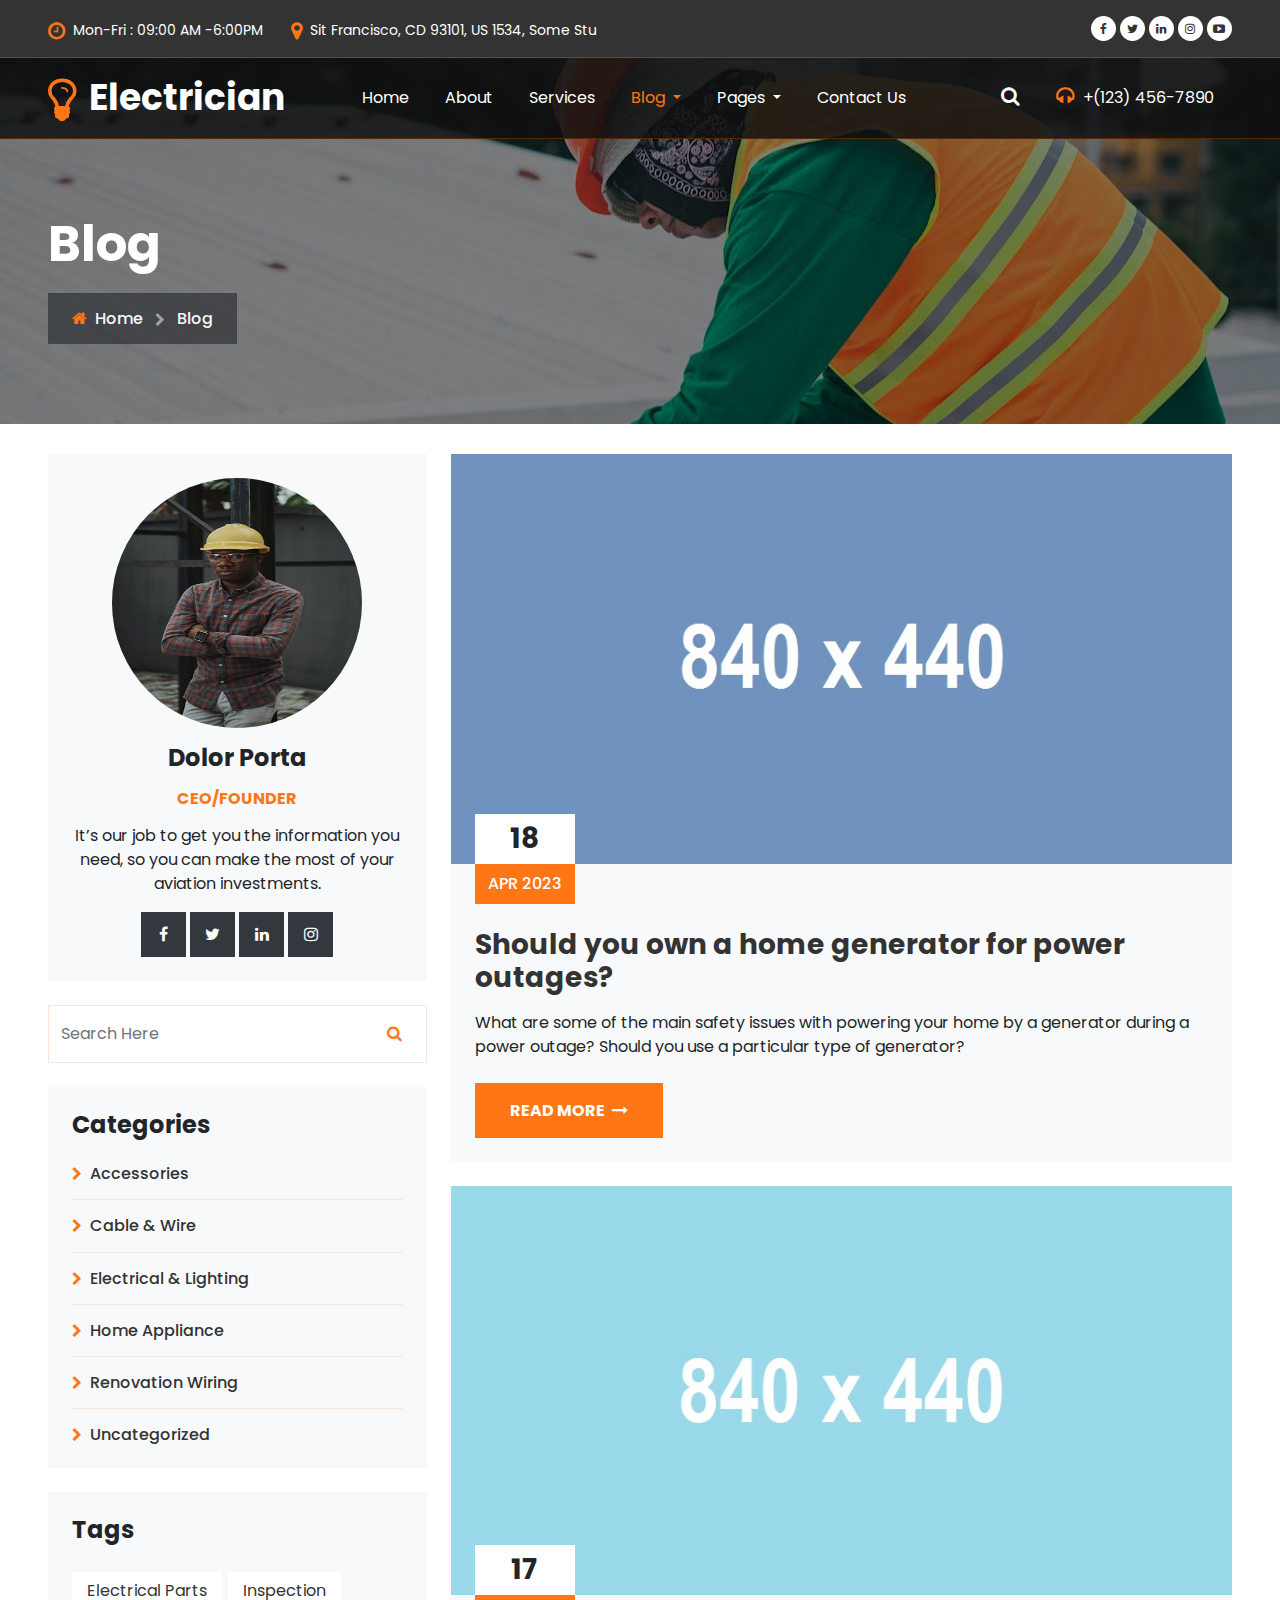
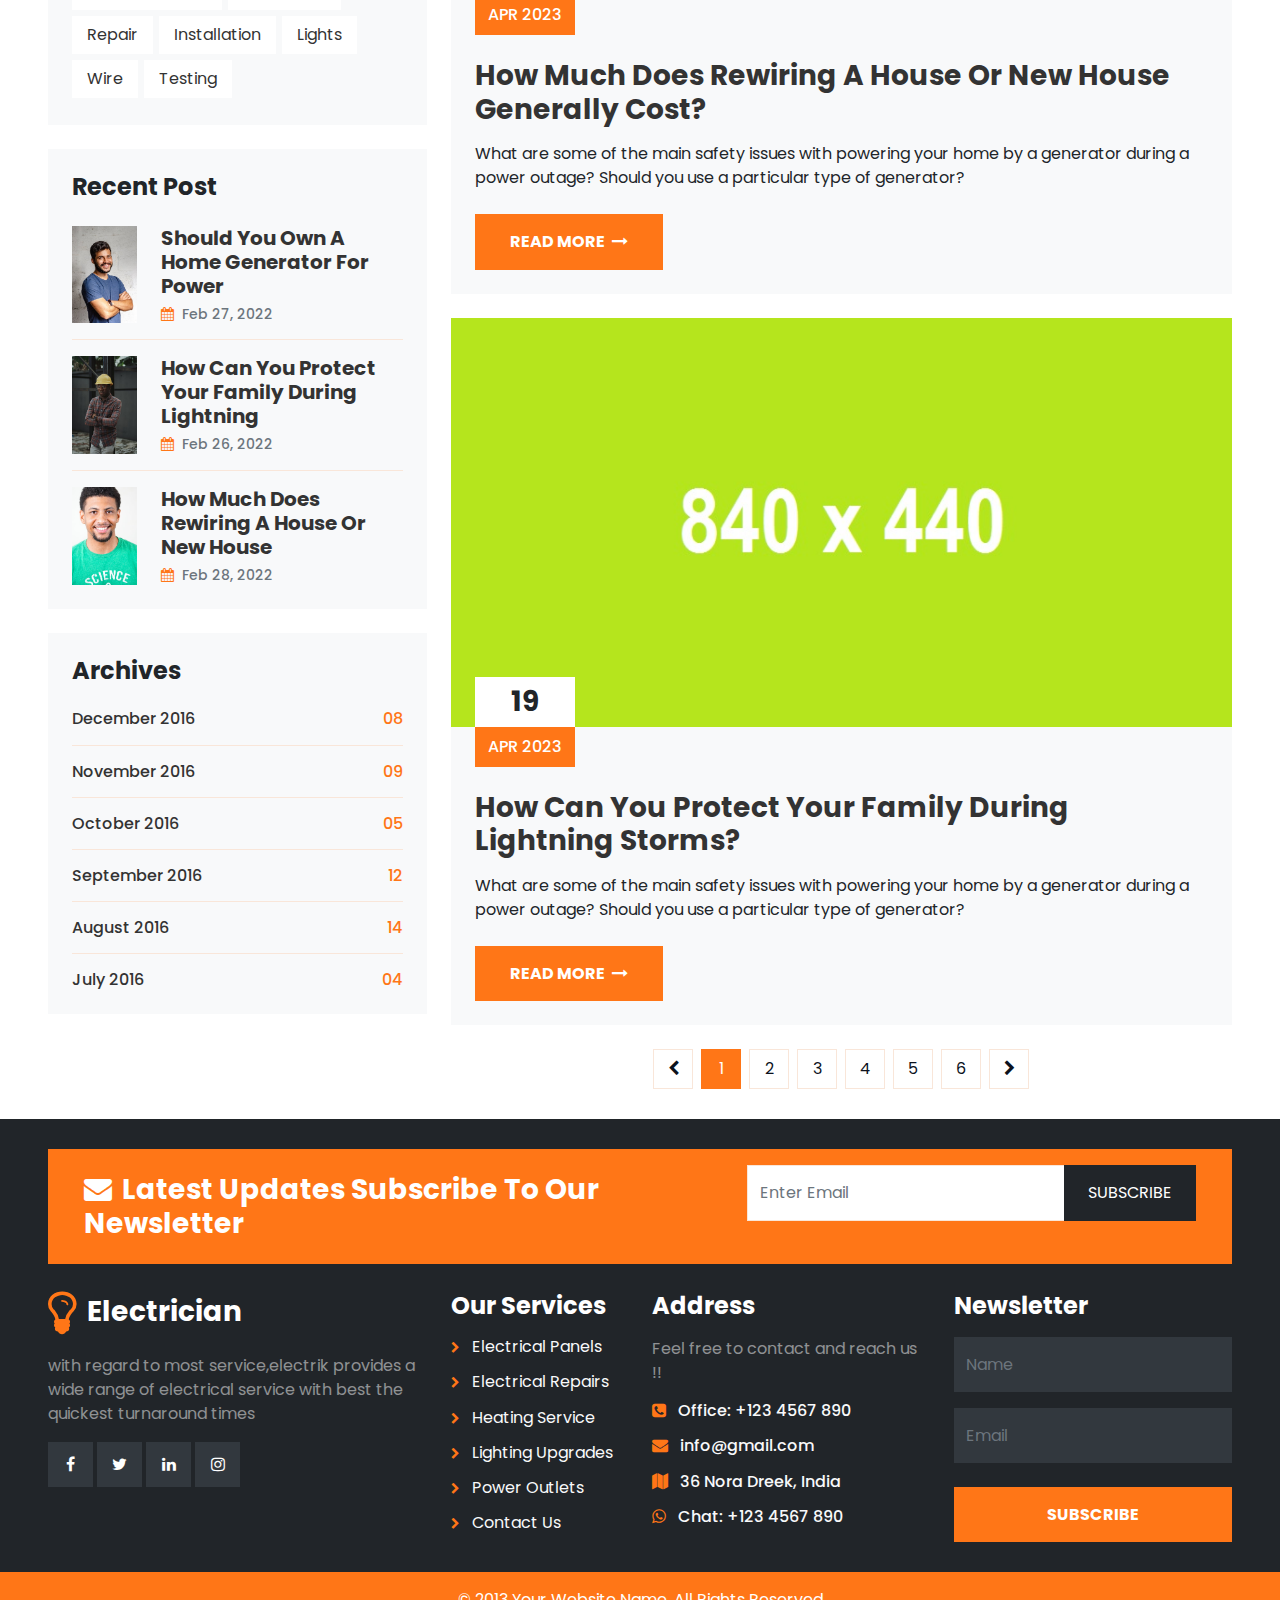
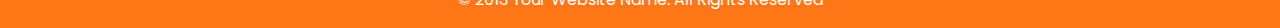
<file: blog.html>
<!DOCTYPE html>
<html lang="en">
  <head>
    <meta charset="utf-8" />
    <meta http-equiv="X-UA-Compatible" content="IE=edge" />
    <meta name="viewport" content="width=device-width, initial-scale=1" />
    <title>Electrician</title>
    <link href="css/bootstrap.min.css" rel="stylesheet" />
    <link href="css/font-awesome.min.css" rel="stylesheet" />
    <link href="css/global.css" rel="stylesheet" />
    <link href="css/blog.css" rel="stylesheet" />
    <link
      href="https://fonts.googleapis.com/css2?family=Poppins&display=swap"
      rel="stylesheet"
    />
    <script src="js/bootstrap.bundle.min.js"></script>
  </head>
  <body>
    <div class="main_blog">
      <div class="main_1 bg_backn">
        <section id="top" class="pt-3 pb-3">
          <div class="container-fluid px-5">
            <div class="row top_1">
              <div class="col-md-8">
                <div class="top_1l mt-1">
                  <ul class="mb-0 font_14">
                    <li class="text-white d-inline-block">
                      <i
                        class="fa fa-clock-o me-1 col_oran fs-5 align-middle"
                      ></i>
                      Mon-Fri : 09:00 AM -6:00PM
                    </li>
                    <li class="text-white d-inline-block ms-4">
                      <i
                        class="fa fa-map-marker me-1 col_oran fs-5 align-middle"
                      ></i>
                      Sit Francisco, CD 93101, US 1534, Some Stu
                    </li>
                  </ul>
                </div>
              </div>
              <div class="col-md-4">
                <div class="top_1r text-end">
                  <ul class="mb-0">
                    <li class="text-white d-inline-block">
                      <a
                        class="bg-white d-block rounded-circle text-center col_purp font_12"
                        href="#"
                        ><i class="fa fa-facebook"></i
                      ></a>
                    </li>
                    <li class="text-white d-inline-block">
                      <a
                        class="bg-white d-block rounded-circle text-center col_purp font_12"
                        href="#"
                        ><i class="fa fa-twitter"></i
                      ></a>
                    </li>
                    <li class="text-white d-inline-block">
                      <a
                        class="bg-white d-block rounded-circle text-center col_purp font_12"
                        href="#"
                        ><i class="fa fa-linkedin"></i
                      ></a>
                    </li>
                    <li class="text-white d-inline-block">
                      <a
                        class="bg-white d-block rounded-circle text-center col_purp font_12"
                        href="#"
                        ><i class="fa fa-instagram"></i
                      ></a>
                    </li>
                    <li class="text-white d-inline-block">
                      <a
                        class="bg-white d-block rounded-circle text-center col_purp font_12"
                        href="#"
                        ><i class="fa fa-youtube-play"></i
                      ></a>
                    </li>
                  </ul>
                </div>
              </div>
            </div>
          </div>
        </section>
        <section id="header">
          <nav
            class="navbar navbar-expand-md navbar-light pt-0 pb-0"
            id="navbar_sticky"
          >
            <div class="container-fluid px-5">
              <a
                class="text-white navbar-brand fw-bold me-0 p-0"
                href="index.html"
                ><i
                  class="fa fa-lightbulb-o col_oran me-1 font_50 align-middle"
                ></i>
                Electrician</a
              >
              <button
                class="navbar-toggler"
                type="button"
                data-bs-toggle="collapse"
                data-bs-target="#navbarSupportedContent"
                aria-controls="navbarSupportedContent"
                aria-expanded="false"
                aria-label="Toggle navigation"
              >
                <span class="navbar-toggler-icon"></span>
              </button>
              <div class="collapse navbar-collapse" id="navbarSupportedContent">
                <ul class="navbar-nav mb-0 ms-auto">
                  <li class="nav-item">
                    <a class="nav-link" aria-current="page" href="index.html"
                      >Home</a
                    >
                  </li>

                  <li class="nav-item">
                    <a class="nav-link" href="about.html">About </a>
                  </li>

                  <li class="nav-item">
                    <a class="nav-link" href="services.html">Services </a>
                  </li>

                  <li class="nav-item dropdown">
                    <a
                      class="nav-link dropdown-toggle active"
                      href="#"
                      id="navbarDropdown"
                      role="button"
                      data-bs-toggle="dropdown"
                      aria-expanded="false"
                    >
                      Blog
                    </a>
                    <ul
                      class="dropdown-menu drop_1"
                      aria-labelledby="navbarDropdown"
                    >
                      <li>
                        <a class="dropdown-item" href="blog.html"> Blog</a>
                      </li>
                      <li>
                        <a
                          class="dropdown-item border-0"
                          href="blog_detail.html"
                        >
                          Blog Detail</a
                        >
                      </li>
                    </ul>
                  </li>

                  <li class="nav-item dropdown">
                    <a
                      class="nav-link dropdown-toggle"
                      href="#"
                      id="navbarDropdown"
                      role="button"
                      data-bs-toggle="dropdown"
                      aria-expanded="false"
                    >
                      Pages
                    </a>
                    <ul
                      class="dropdown-menu drop_1"
                      aria-labelledby="navbarDropdown"
                    >
                      <li>
                        <a class="dropdown-item" href="team.html"> Team</a>
                      </li>
                      <li>
                        <a class="dropdown-item" href="pricing.html">
                          Pricing</a
                        >
                      </li>
                      <li>
                        <a class="dropdown-item" href="appointment.html">
                          Appointment</a
                        >
                      </li>
                      <li>
                        <a class="dropdown-item border-0" href="faq.html">
                          Faq</a
                        >
                      </li>
                    </ul>
                  </li>

                  <li class="nav-item">
                    <a class="nav-link" href="contact.html">Contact Us</a>
                  </li>
                </ul>
                <ul class="navbar-nav mb-0 ms-auto">
                  <li class="nav-item dropdown">
                    <a
                      class="nav-link dropdown-toggle dropdown_search nav_hide fs-5 lh-1"
                      href="#"
                      id="navbarDropdown"
                      role="button"
                      data-bs-toggle="dropdown"
                      aria-expanded="false"
                    >
                      <i class="fa fa-search"></i>
                    </a>
                    <ul
                      class="dropdown-menu drop_2 drop_1 p-3"
                      aria-labelledby="navbarDropdown"
                    >
                      <li>
                        <div class="input-group">
                          <input
                            type="text"
                            class="form-control rounded-0"
                            placeholder="Search Here"
                          />
                          <span class="input-group-btn">
                            <button
                              class="btn btn-primary bg_oran rounded-0 p-3 px-4 border-0"
                              type="button"
                            >
                              <i class="fa fa-search"></i>
                            </button>
                          </span>
                        </div>
                      </li>
                    </ul>
                  </li>
                  <li class="nav-item">
                    <a class="nav-link" href="#"
                      ><i class="fa fa-headphones col_oran me-1 fs-5"></i>
                      +(123) 456-7890
                    </a>
                  </li>
                </ul>
              </div>
            </div>
          </nav>
        </section>
        <section id="center" class="center_o">
          <div class="container-fluid px-5">
            <div class="row center_o1">
              <div class="col-md-12">
                <h1 class="font_50 text-white lh-1">Blog</h1>
                <h6 class="d-inline-block text-light p-3 px-4 mb-0 mt-3">
                  <a class="text-light" href="#"
                    ><i class="fa fa-home me-1 col_oran"></i> Home</a
                  >
                  <span
                    ><i
                      class="fa fa-chevron-right text-white-50 mx-2 align-middle font_14"
                    ></i
                  ></span>
                  Blog
                </h6>
              </div>
            </div>
          </div>
        </section>
      </div>
    </div>

    <section id="blog" class="p_3">
      <div class="container-fluid px-5">
        <div class="row blog_1">
          <div class="col-md-4">
            <div class="blog_1l">
              <div class="blog_1l1 bg-light p-4 text-center">
                <img
                  src="img/7.jpg"
                  class="rounded-circle"
                  width="250"
                  height="250"
                  alt="abc"
                />
                <h4 class="mt-3">Dolor Porta</h4>
                <h6 class="mt-3 col_oran fw-bold">CEO/FOUNDER</h6>
                <p class="mt-3">
                  It’s our job to get you the information you need, so you can
                  make the most of your aviation investments.
                </p>
                <ul class="mb-0 social_tag">
                  <li class="text-white d-inline-block">
                    <a class="d-block text-center" href="blog_detail.html"
                      ><i class="fa fa-facebook"></i
                    ></a>
                  </li>
                  <li class="text-white d-inline-block">
                    <a class="d-block text-center" href="blog_detail.html"
                      ><i class="fa fa-twitter"></i
                    ></a>
                  </li>
                  <li class="text-white d-inline-block">
                    <a class="d-block text-center" href="blog_detail.html"
                      ><i class="fa fa-linkedin"></i
                    ></a>
                  </li>
                  <li class="text-white d-inline-block">
                    <a class="d-block text-center" href="blog_detail.html"
                      ><i class="fa fa-instagram"></i
                    ></a>
                  </li>
                </ul>
              </div>
              <div class="blog_1l1 mt-4">
                <div class="input-group border_1">
                  <input
                    type="text"
                    class="form-control border-0"
                    placeholder="Search Here"
                  />
                  <span class="input-group-btn">
                    <button
                      class="btn btn-primary col_oran bg-transparent rounded-0 p-3 px-4 border-0"
                      type="button"
                    >
                      <i class="fa fa-search"></i>
                    </button>
                  </span>
                </div>
              </div>
              <div class="blog_1l1 bg-light p-4 mt-4">
                <h4 class="mb-4">Categories</h4>
                <h6>
                  <a href="blog_detail.html"
                    ><i class="fa fa-chevron-right col_oran me-1 font_14"></i>
                    Accessories</a
                  >
                </h6>
                <hr />
                <h6>
                  <a href="blog_detail.html"
                    ><i class="fa fa-chevron-right col_oran me-1 font_14"></i>
                    Cable & Wire</a
                  >
                </h6>
                <hr />
                <h6>
                  <a href="blog_detail.html"
                    ><i class="fa fa-chevron-right col_oran me-1 font_14"></i>
                    Electrical & Lighting</a
                  >
                </h6>
                <hr />
                <h6>
                  <a href="blog_detail.html"
                    ><i class="fa fa-chevron-right col_oran me-1 font_14"></i>
                    Home Appliance</a
                  >
                </h6>
                <hr />
                <h6>
                  <a href="blog_detail.html"
                    ><i class="fa fa-chevron-right col_oran me-1 font_14"></i>
                    Renovation Wiring</a
                  >
                </h6>
                <hr />
                <h6 class="mb-0">
                  <a href="blog_detail.html"
                    ><i class="fa fa-chevron-right col_oran me-1 font_14"></i>
                    Uncategorized</a
                  >
                </h6>
              </div>
              <div class="blog_1l1 bg-light p-4 mt-4">
                <h4 class="mb-4">Tags</h4>
                <ul class="mb-0 tags">
                  <li class="d-inline-block">
                    <a href="blog_detail.html">Electrical Parts</a>
                  </li>
                  <li class="d-inline-block">
                    <a href="blog_detail.html">Inspection</a>
                  </li>
                  <li class="d-inline-block">
                    <a href="blog_detail.html">Repair</a>
                  </li>
                  <li class="d-inline-block">
                    <a href="blog_detail.html">Installation</a>
                  </li>
                  <li class="d-inline-block">
                    <a href="blog_detail.html">Lights</a>
                  </li>
                  <li class="d-inline-block">
                    <a href="blog_detail.html">Wire</a>
                  </li>
                  <li class="d-inline-block">
                    <a href="blog_detail.html">Testing</a>
                  </li>
                </ul>
              </div>
              <div class="blog_1l1 bg-light p-4 mt-4">
                <h4 class="mb-4">Recent Post</h4>
                <div class="blog_1r1i row">
                  <div class="col-md-3 col-3">
                    <div class="blog_1r1il">
                      <div class="grid clearfix">
                        <figure class="effect-jazz mb-0">
                          <a href="blog_detail.html"
                            ><img src="img/6.jpg" class="w-100" alt="abc"
                          /></a>
                        </figure>
                      </div>
                    </div>
                  </div>
                  <div class="col-md-9 col-9">
                    <div class="blog_1r1ir">
                      <h5>
                        <a href="blog_detail.html"
                          >Should You Own A Home Generator For Power</a
                        >
                      </h5>
                      <h6 class="text-muted font_14 mb-0">
                        <i class="fa fa-calendar col_oran me-1"></i> Feb 27,
                        2022
                      </h6>
                    </div>
                  </div>
                </div>
                <hr />
                <div class="blog_1r1i row">
                  <div class="col-md-3 col-3">
                    <div class="blog_1r1il">
                      <div class="grid clearfix">
                        <figure class="effect-jazz mb-0">
                          <a href="blog_detail.html"
                            ><img src="img/7.jpg" class="w-100" alt="abc"
                          /></a>
                        </figure>
                      </div>
                    </div>
                  </div>
                  <div class="col-md-9 col-9">
                    <div class="blog_1r1ir">
                      <h5>
                        <a href="blog_detail.html"
                          >How Can You Protect Your Family During Lightning</a
                        >
                      </h5>
                      <h6 class="text-muted font_14 mb-0">
                        <i class="fa fa-calendar col_oran me-1"></i> Feb 26,
                        2022
                      </h6>
                    </div>
                  </div>
                </div>
                <hr />
                <div class="blog_1r1i row">
                  <div class="col-md-3 col-3">
                    <div class="blog_1r1il">
                      <div class="grid clearfix">
                        <figure class="effect-jazz mb-0">
                          <a href="blog_detail.html"
                            ><img src="img/8.jpg" class="w-100" alt="abc"
                          /></a>
                        </figure>
                      </div>
                    </div>
                  </div>
                  <div class="col-md-9 col-9">
                    <div class="blog_1r1ir">
                      <h5>
                        <a href="blog_detail.html"
                          >How Much Does Rewiring A House Or New House</a
                        >
                      </h5>
                      <h6 class="text-muted font_14 mb-0">
                        <i class="fa fa-calendar col_oran me-1"></i> Feb 28,
                        2022
                      </h6>
                    </div>
                  </div>
                </div>
              </div>
              <div class="blog_1l1 bg-light p-4 mt-4">
                <h4 class="mb-4">Archives</h4>
                <h6>
                  <a href="blog_detail.html"
                    >December 2016
                    <span class="pull-right col_oran">08</span></a
                  >
                </h6>
                <hr />
                <h6>
                  <a href="blog_detail.html"
                    >November 2016
                    <span class="pull-right col_oran">09</span></a
                  >
                </h6>
                <hr />
                <h6>
                  <a href="blog_detail.html"
                    >October 2016 <span class="pull-right col_oran">05</span></a
                  >
                </h6>
                <hr />
                <h6>
                  <a href="blog_detail.html"
                    >September 2016
                    <span class="pull-right col_oran">12</span></a
                  >
                </h6>
                <hr />
                <h6>
                  <a href="blog_detail.html"
                    >August 2016 <span class="pull-right col_oran">14</span></a
                  >
                </h6>
                <hr />
                <h6 class="mb-0">
                  <a href="blog_detail.html"
                    >July 2016 <span class="pull-right col_oran">04</span></a
                  >
                </h6>
              </div>
            </div>
          </div>
          <div class="col-md-8">
            <div class="blog_1r">
              <div class="blog_h1i">
                <div class="blog_h1i1 position-relative">
                  <div class="blog_h1i1i">
                    <div class="grid clearfix">
                      <figure class="effect-jazz mb-0">
                        <a href="blog_detail.html"
                          ><img src="img/23.jpg" class="w-100" alt="abc"
                        /></a>
                      </figure>
                    </div>
                  </div>
                  <div class="blog_h1i1i1 position-absolute bottom-0 ps-4">
                    <h3 class="mb-0 d-inline-block bg-white text-center">18</h3>
                  </div>
                </div>
                <div class="blog_h1i2 px-4 bg-light pb-4">
                  <h6 class="d-inline-block text-white bg_oran text-center">
                    APR 2023
                  </h6>
                  <h3 class="mt-3">
                    <a href="blog_detail.html"
                      >Should you own a home generator for power outages?
                    </a>
                  </h3>
                  <p class="mt-3">
                    What are some of the main safety issues with powering your
                    home by a generator during a power outage? Should you use a
                    particular type of generator?
                  </p>
                  <h5 class="mb-0 mt-4 fs-6">
                    <a class="button_1" href="blog_detail.html"
                      >READ MORE <i class="fa fa-long-arrow-right ms-1"></i
                    ></a>
                  </h5>
                </div>
              </div>
              <div class="blog_h1i mt-4">
                <div class="blog_h1i1 position-relative">
                  <div class="blog_h1i1i">
                    <div class="grid clearfix">
                      <figure class="effect-jazz mb-0">
                        <a href="blog_detail.html"
                          ><img src="img/24.jpg" class="w-100" alt="abc"
                        /></a>
                      </figure>
                    </div>
                  </div>
                  <div class="blog_h1i1i1 position-absolute bottom-0 ps-4">
                    <h3 class="mb-0 d-inline-block bg-white text-center">17</h3>
                  </div>
                </div>
                <div class="blog_h1i2 px-4 bg-light pb-4">
                  <h6 class="d-inline-block text-white bg_oran text-center">
                    APR 2023
                  </h6>
                  <h3 class="mt-3">
                    <a href="blog_detail.html"
                      >How Much Does Rewiring A House Or New House Generally
                      Cost?
                    </a>
                  </h3>
                  <p class="mt-3">
                    What are some of the main safety issues with powering your
                    home by a generator during a power outage? Should you use a
                    particular type of generator?
                  </p>
                  <h5 class="mb-0 mt-4 fs-6">
                    <a class="button_1" href="blog_detail.html"
                      >READ MORE <i class="fa fa-long-arrow-right ms-1"></i
                    ></a>
                  </h5>
                </div>
              </div>
              <div class="blog_h1i mt-4">
                <div class="blog_h1i1 position-relative">
                  <div class="blog_h1i1i">
                    <div class="grid clearfix">
                      <figure class="effect-jazz mb-0">
                        <a href="blog_detail.html"
                          ><img src="img/25.jpg" class="w-100" alt="abc"
                        /></a>
                      </figure>
                    </div>
                  </div>
                  <div class="blog_h1i1i1 position-absolute bottom-0 ps-4">
                    <h3 class="mb-0 d-inline-block bg-white text-center">19</h3>
                  </div>
                </div>
                <div class="blog_h1i2 px-4 bg-light pb-4">
                  <h6 class="d-inline-block text-white bg_oran text-center">
                    APR 2023
                  </h6>
                  <h3 class="mt-3">
                    <a href="blog_detail.html"
                      >How Can You Protect Your Family During Lightning Storms?
                    </a>
                  </h3>
                  <p class="mt-3">
                    What are some of the main safety issues with powering your
                    home by a generator during a power outage? Should you use a
                    particular type of generator?
                  </p>
                  <h5 class="mb-0 mt-4 fs-6">
                    <a class="button_1" href="blog_detail.html"
                      >READ MORE <i class="fa fa-long-arrow-right ms-1"></i
                    ></a>
                  </h5>
                </div>
              </div>
              <div class="pages text-center mt-4">
                <ul class="mb-0">
                  <li>
                    <a href="blog_detail.html"
                      ><i class="fa fa-chevron-left"></i
                    ></a>
                  </li>
                  <li><a class="act" href="blog_detail.html">1</a></li>
                  <li><a href="blog_detail.html">2</a></li>
                  <li><a href="blog_detail.html">3</a></li>
                  <li><a href="blog_detail.html">4</a></li>
                  <li><a href="blog_detail.html">5</a></li>
                  <li><a href="blog_detail.html">6</a></li>
                  <li>
                    <a href="blog_detail.html"
                      ><i class="fa fa-chevron-right"></i
                    ></a>
                  </li>
                </ul>
              </div>
            </div>
          </div>
        </div>
      </div>
    </section>

    <section id="footer" class="p_3 bg-dark">
      <div class="container-fluid px-5">
        <div class="row footer_1 mb-4 bg_oran mx-0 p-3 px-4">
          <div class="col-md-7">
            <div class="footer_1l pt-2">
              <h3 class="text-white">
                <i class="fa fa-envelope me-1"></i> Latest Updates Subscribe To
                Our Newsletter
              </h3>
            </div>
          </div>
          <div class="col-md-5">
            <div class="footer_1r">
              <div class="input-group">
                <input
                  type="text"
                  class="form-control rounded-0"
                  placeholder="Enter Email"
                />
                <span class="input-group-btn">
                  <button
                    class="btn btn-primary bg-dark rounded-0 p-3 px-4 border-0"
                    type="button"
                  >
                    SUBSCRIBE
                  </button>
                </span>
              </div>
            </div>
          </div>
        </div>
        <div class="row footer_2">
          <div class="col-md-4">
            <div class="footer_2i">
              <h3 class="mb-3">
                <a class="text-white" href="index.html"
                  ><i
                    class="fa fa-lightbulb-o col_oran me-1 font_50 align-middle"
                  ></i>
                  Electrician</a
                >
              </h3>
              <p class="text-white-50">
                with regard to most service,electrik provides a wide range of
                electrical service with best the quickest turnaround times
              </p>
              <ul class="mb-0">
                <li class="text-white d-inline-block">
                  <a class="d-block text-center" href="#"
                    ><i class="fa fa-facebook"></i
                  ></a>
                </li>
                <li class="text-white d-inline-block">
                  <a class="d-block text-center" href="#"
                    ><i class="fa fa-twitter"></i
                  ></a>
                </li>
                <li class="text-white d-inline-block">
                  <a class="d-block text-center" href="#"
                    ><i class="fa fa-linkedin"></i
                  ></a>
                </li>
                <li class="text-white d-inline-block">
                  <a class="d-block text-center" href="#"
                    ><i class="fa fa-instagram"></i
                  ></a>
                </li>
              </ul>
            </div>
          </div>
          <div class="col-md-2">
            <div class="footer_2i">
              <h4 class="text-white mb-3 mt-1">Our Services</h4>
              <div class="row footer_2ism">
                <h6 class="fw-normal col-md-12 col-6">
                  <a class="text-light" href="#"
                    ><i class="fa fa-chevron-right me-2 col_oran font_12"></i>
                    Electrical Panels</a
                  >
                </h6>
                <h6 class="fw-normal mt-2 col-md-12 col-6">
                  <a class="text-light" href="#"
                    ><i class="fa fa-chevron-right me-2 col_oran font_12"></i>
                    Electrical Repairs</a
                  >
                </h6>
                <h6 class="fw-normal mt-2 col-md-12 col-6">
                  <a class="text-light" href="#"
                    ><i class="fa fa-chevron-right me-2 col_oran font_12"></i>
                    Heating Service</a
                  >
                </h6>
                <h6 class="fw-normal mt-2 col-md-12 col-6">
                  <a class="text-light" href="#"
                    ><i class="fa fa-chevron-right me-2 col_oran font_12"></i>
                    Lighting Upgrades</a
                  >
                </h6>
                <h6 class="fw-normal mt-2 col-md-12 col-6">
                  <a class="text-light" href="#"
                    ><i class="fa fa-chevron-right me-2 col_oran font_12"></i>
                    Power Outlets</a
                  >
                </h6>
                <h6 class="fw-normal mt-2 col-md-12 col-6 mb-0">
                  <a class="text-light" href="#"
                    ><i class="fa fa-chevron-right me-2 col_oran font_12"></i>
                    Contact Us</a
                  >
                </h6>
              </div>
            </div>
          </div>
          <div class="col-md-3">
            <div class="footer_2i">
              <h4 class="text-white mb-3 mt-1">Address</h4>
              <p class="text-white-50">Feel free to contact and reach us !!</p>
              <h6 class="text-light">
                <i class="fa fa-phone-square col_oran me-2"></i> Office: +123
                4567 890
              </h6>
              <h6 class="text-light mt-3">
                <i class="fa fa-envelope col_oran me-2"></i> info@gmail.com
              </h6>
              <h6 class="text-light mt-3">
                <i class="fa fa-map col_oran me-2"></i> 36 Nora Dreek, India
              </h6>
              <h6 class="text-light mt-3 mb-0">
                <i class="fa fa-whatsapp col_oran me-2"></i> Chat: +123 4567 890
              </h6>
            </div>
          </div>
          <div class="col-md-3">
            <div class="footer_2i">
              <h4 class="text-white mb-3 mt-1">Newsletter</h4>
              <input
                class="form-control text-white border-0"
                placeholder="Name"
                type="text"
              />
              <input
                class="form-control text-white mt-3 border-0"
                placeholder="Email"
                type="text"
              />
              <h6 class="mb-0 mt-4">
                <a class="button d-block text-center text-uppercase" href="#"
                  >Subscribe
                </a>
              </h6>
            </div>
          </div>
        </div>
      </div>
    </section>

    <section id="footer_b" class="pt-3 pb-3 bg_oran">
      <div class="container-fluid px-5">
        <div class="row footer_b1 text-center">
          <div class="col-md-12">
			<p class="mb-0 text-white">© 2013 Your Website Name. All Rights Reserved</p>
          </div>
        </div>
      </div>
    </section>

    <script>
      window.onscroll = function () {
        myFunction();
      };
      var navbar_sticky = document.getElementById("navbar_sticky");
      var sticky = navbar_sticky.offsetTop;
      var navbar_height = document.querySelector(".navbar").offsetHeight;
      function myFunction() {
        if (window.pageYOffset >= sticky + navbar_height) {
          navbar_sticky.classList.add("sticky");
          document.body.style.paddingTop = navbar_height + "px";
        } else {
          navbar_sticky.classList.remove("sticky");
          document.body.style.paddingTop = "0";
        }
      }
    </script>
  </body>
</html>
</file>
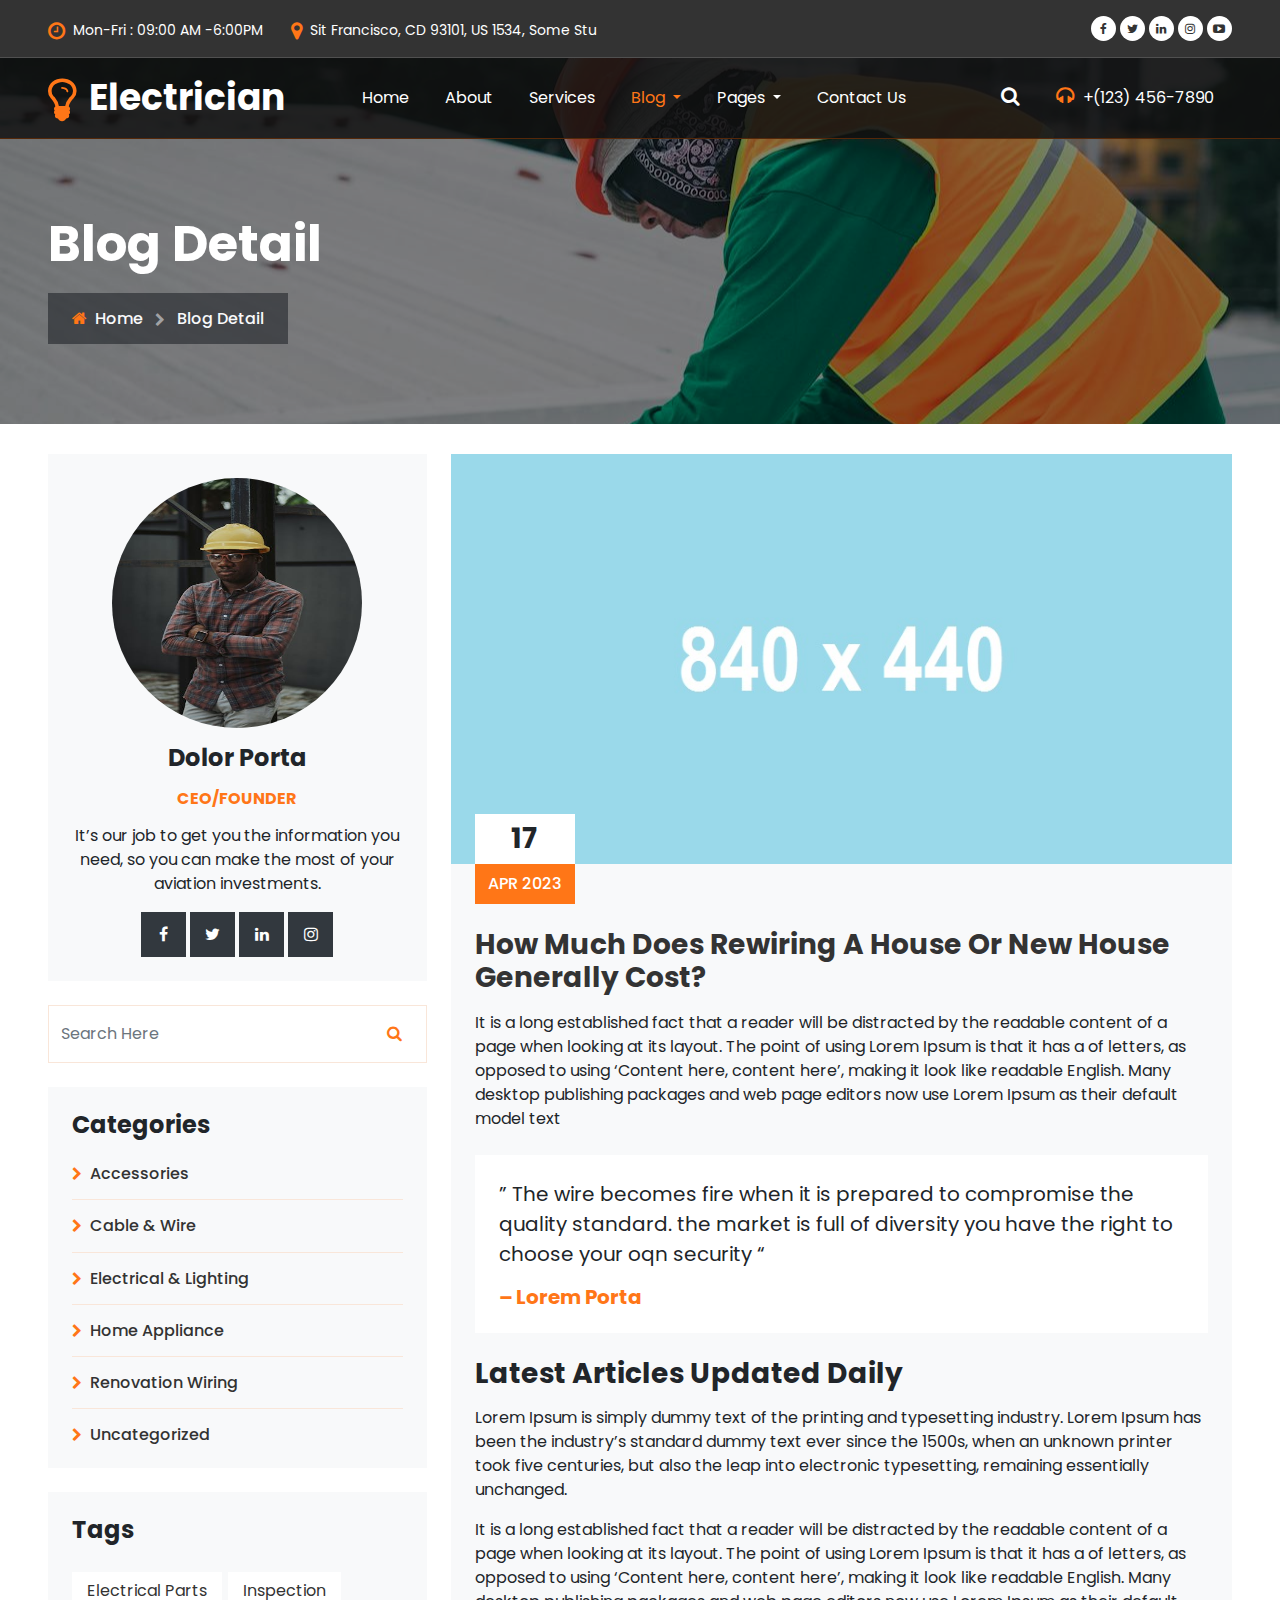
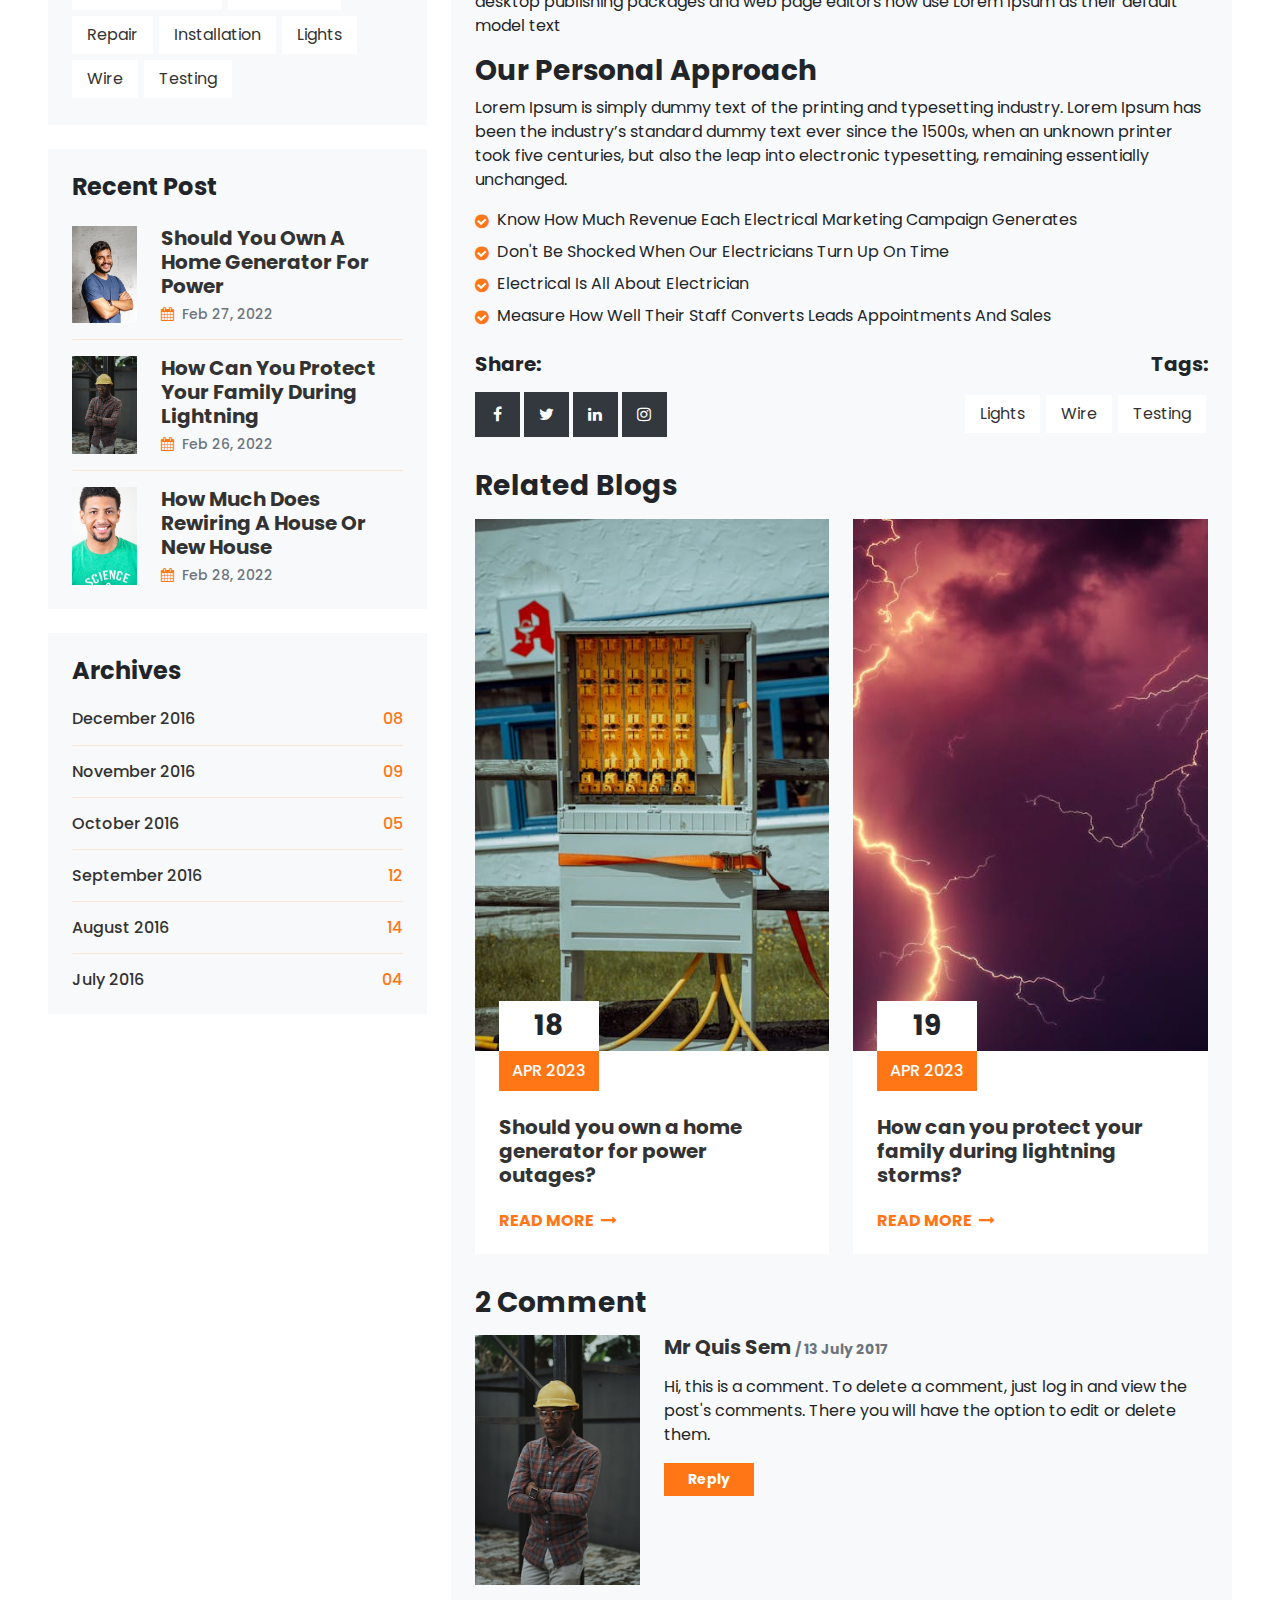
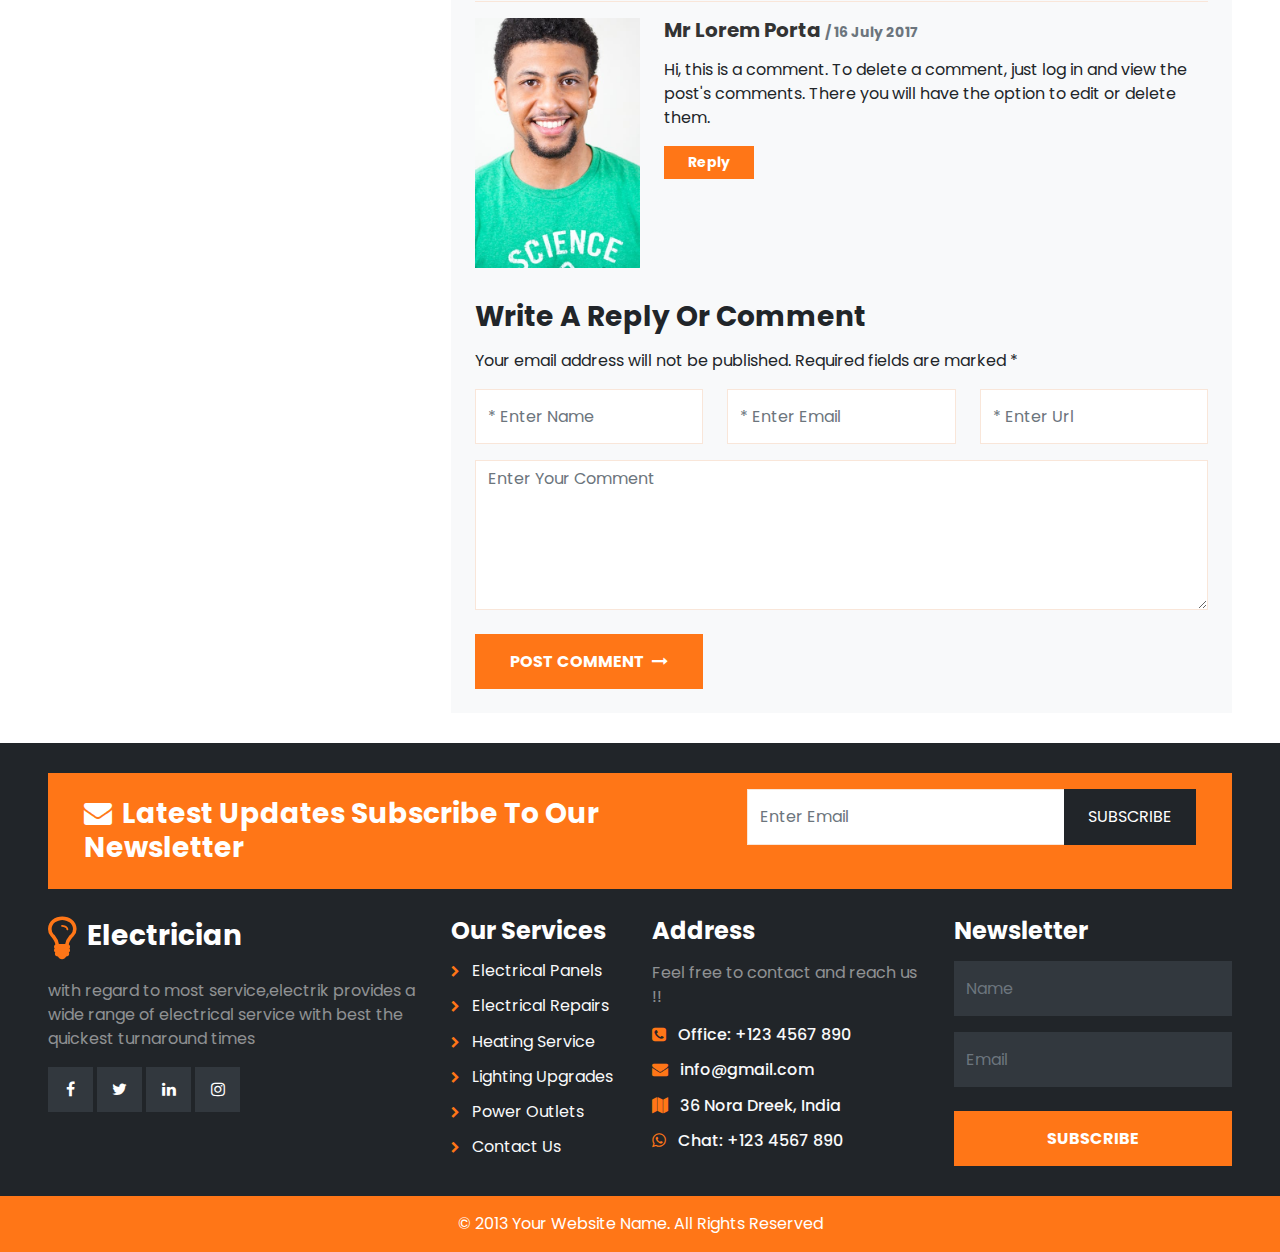
<file: blog_detail.html>
<!DOCTYPE html>
<html lang="en">
  <head>
    <meta charset="utf-8" />
    <meta http-equiv="X-UA-Compatible" content="IE=edge" />
    <meta name="viewport" content="width=device-width, initial-scale=1" />
    <title>Electrician</title>
    <link href="css/bootstrap.min.css" rel="stylesheet" />
    <link href="css/font-awesome.min.css" rel="stylesheet" />
    <link href="css/global.css" rel="stylesheet" />
    <link href="css/blog.css" rel="stylesheet" />
    <link
      href="https://fonts.googleapis.com/css2?family=Poppins&display=swap"
      rel="stylesheet"
    />
    <script src="js/bootstrap.bundle.min.js"></script>
  </head>
  <body>
    <div class="main_blog_dt">
      <div class="main_1 bg_backn">
        <section id="top" class="pt-3 pb-3">
          <div class="container-fluid px-5">
            <div class="row top_1">
              <div class="col-md-8">
                <div class="top_1l mt-1">
                  <ul class="mb-0 font_14">
                    <li class="text-white d-inline-block">
                      <i
                        class="fa fa-clock-o me-1 col_oran fs-5 align-middle"
                      ></i>
                      Mon-Fri : 09:00 AM -6:00PM
                    </li>
                    <li class="text-white d-inline-block ms-4">
                      <i
                        class="fa fa-map-marker me-1 col_oran fs-5 align-middle"
                      ></i>
                      Sit Francisco, CD 93101, US 1534, Some Stu
                    </li>
                  </ul>
                </div>
              </div>
              <div class="col-md-4">
                <div class="top_1r text-end">
                  <ul class="mb-0">
                    <li class="text-white d-inline-block">
                      <a
                        class="bg-white d-block rounded-circle text-center col_purp font_12"
                        href="#"
                        ><i class="fa fa-facebook"></i
                      ></a>
                    </li>
                    <li class="text-white d-inline-block">
                      <a
                        class="bg-white d-block rounded-circle text-center col_purp font_12"
                        href="#"
                        ><i class="fa fa-twitter"></i
                      ></a>
                    </li>
                    <li class="text-white d-inline-block">
                      <a
                        class="bg-white d-block rounded-circle text-center col_purp font_12"
                        href="#"
                        ><i class="fa fa-linkedin"></i
                      ></a>
                    </li>
                    <li class="text-white d-inline-block">
                      <a
                        class="bg-white d-block rounded-circle text-center col_purp font_12"
                        href="#"
                        ><i class="fa fa-instagram"></i
                      ></a>
                    </li>
                    <li class="text-white d-inline-block">
                      <a
                        class="bg-white d-block rounded-circle text-center col_purp font_12"
                        href="#"
                        ><i class="fa fa-youtube-play"></i
                      ></a>
                    </li>
                  </ul>
                </div>
              </div>
            </div>
          </div>
        </section>
        <section id="header">
          <nav
            class="navbar navbar-expand-md navbar-light pt-0 pb-0"
            id="navbar_sticky"
          >
            <div class="container-fluid px-5">
              <a
                class="text-white navbar-brand fw-bold me-0 p-0"
                href="index.html"
                ><i
                  class="fa fa-lightbulb-o col_oran me-1 font_50 align-middle"
                ></i>
                Electrician</a
              >
              <button
                class="navbar-toggler"
                type="button"
                data-bs-toggle="collapse"
                data-bs-target="#navbarSupportedContent"
                aria-controls="navbarSupportedContent"
                aria-expanded="false"
                aria-label="Toggle navigation"
              >
                <span class="navbar-toggler-icon"></span>
              </button>
              <div class="collapse navbar-collapse" id="navbarSupportedContent">
                <ul class="navbar-nav mb-0 ms-auto">
                  <li class="nav-item">
                    <a class="nav-link" aria-current="page" href="index.html"
                      >Home</a
                    >
                  </li>

                  <li class="nav-item">
                    <a class="nav-link" href="about.html">About </a>
                  </li>

                  <li class="nav-item">
                    <a class="nav-link" href="services.html">Services </a>
                  </li>

                  <li class="nav-item dropdown">
                    <a
                      class="nav-link dropdown-toggle active"
                      href="#"
                      id="navbarDropdown"
                      role="button"
                      data-bs-toggle="dropdown"
                      aria-expanded="false"
                    >
                      Blog
                    </a>
                    <ul
                      class="dropdown-menu drop_1"
                      aria-labelledby="navbarDropdown"
                    >
                      <li>
                        <a class="dropdown-item" href="blog.html"> Blog</a>
                      </li>
                      <li>
                        <a
                          class="dropdown-item border-0"
                          href="blog_detail.html"
                        >
                          Blog Detail</a
                        >
                      </li>
                    </ul>
                  </li>

                  <li class="nav-item dropdown">
                    <a
                      class="nav-link dropdown-toggle"
                      href="#"
                      id="navbarDropdown"
                      role="button"
                      data-bs-toggle="dropdown"
                      aria-expanded="false"
                    >
                      Pages
                    </a>
                    <ul
                      class="dropdown-menu drop_1"
                      aria-labelledby="navbarDropdown"
                    >
                      <li>
                        <a class="dropdown-item" href="team.html"> Team</a>
                      </li>
                      <li>
                        <a class="dropdown-item" href="pricing.html">
                          Pricing</a
                        >
                      </li>
                      <li>
                        <a class="dropdown-item" href="appointment.html">
                          Appointment</a
                        >
                      </li>
                      <li>
                        <a class="dropdown-item border-0" href="faq.html">
                          Faq</a
                        >
                      </li>
                    </ul>
                  </li>

                  <li class="nav-item">
                    <a class="nav-link" href="contact.html">Contact Us</a>
                  </li>
                </ul>
                <ul class="navbar-nav mb-0 ms-auto">
                  <li class="nav-item dropdown">
                    <a
                      class="nav-link dropdown-toggle dropdown_search nav_hide fs-5 lh-1"
                      href="#"
                      id="navbarDropdown"
                      role="button"
                      data-bs-toggle="dropdown"
                      aria-expanded="false"
                    >
                      <i class="fa fa-search"></i>
                    </a>
                    <ul
                      class="dropdown-menu drop_2 drop_1 p-3"
                      aria-labelledby="navbarDropdown"
                    >
                      <li>
                        <div class="input-group">
                          <input
                            type="text"
                            class="form-control rounded-0"
                            placeholder="Search Here"
                          />
                          <span class="input-group-btn">
                            <button
                              class="btn btn-primary bg_oran rounded-0 p-3 px-4 border-0"
                              type="button"
                            >
                              <i class="fa fa-search"></i>
                            </button>
                          </span>
                        </div>
                      </li>
                    </ul>
                  </li>
                  <li class="nav-item">
                    <a class="nav-link" href="#"
                      ><i class="fa fa-headphones col_oran me-1 fs-5"></i>
                      +(123) 456-7890
                    </a>
                  </li>
                </ul>
              </div>
            </div>
          </nav>
        </section>
        <section id="center" class="center_o">
          <div class="container-fluid px-5">
            <div class="row center_o1">
              <div class="col-md-12">
                <h1 class="font_50 text-white lh-1">Blog Detail</h1>
                <h6 class="d-inline-block text-light p-3 px-4 mb-0 mt-3">
                  <a class="text-light" href="#"
                    ><i class="fa fa-home me-1 col_oran"></i> Home</a
                  >
                  <span
                    ><i
                      class="fa fa-chevron-right text-white-50 mx-2 align-middle font_14"
                    ></i
                  ></span>
                  Blog Detail
                </h6>
              </div>
            </div>
          </div>
        </section>
      </div>
    </div>

    <section id="blog" class="p_3">
      <div class="container-fluid px-5">
        <div class="row blog_1">
          <div class="col-md-4">
            <div class="blog_1l">
              <div class="blog_1l1 bg-light p-4 text-center">
                <img
                  src="img/7.jpg"
                  class="rounded-circle"
                  width="250"
                  height="250"
                  alt="abc"
                />
                <h4 class="mt-3">Dolor Porta</h4>
                <h6 class="mt-3 col_oran fw-bold">CEO/FOUNDER</h6>
                <p class="mt-3">
                  It’s our job to get you the information you need, so you can
                  make the most of your aviation investments.
                </p>
                <ul class="mb-0 social_tag">
                  <li class="text-white d-inline-block">
                    <a class="d-block text-center" href="#"
                      ><i class="fa fa-facebook"></i
                    ></a>
                  </li>
                  <li class="text-white d-inline-block">
                    <a class="d-block text-center" href="#"
                      ><i class="fa fa-twitter"></i
                    ></a>
                  </li>
                  <li class="text-white d-inline-block">
                    <a class="d-block text-center" href="#"
                      ><i class="fa fa-linkedin"></i
                    ></a>
                  </li>
                  <li class="text-white d-inline-block">
                    <a class="d-block text-center" href="#"
                      ><i class="fa fa-instagram"></i
                    ></a>
                  </li>
                </ul>
              </div>
              <div class="blog_1l1 mt-4">
                <div class="input-group border_1">
                  <input
                    type="text"
                    class="form-control border-0"
                    placeholder="Search Here"
                  />
                  <span class="input-group-btn">
                    <button
                      class="btn btn-primary col_oran bg-transparent rounded-0 p-3 px-4 border-0"
                      type="button"
                    >
                      <i class="fa fa-search"></i>
                    </button>
                  </span>
                </div>
              </div>
              <div class="blog_1l1 bg-light p-4 mt-4">
                <h4 class="mb-4">Categories</h4>
                <h6>
                  <a href="#"
                    ><i class="fa fa-chevron-right col_oran me-1 font_14"></i>
                    Accessories</a
                  >
                </h6>
                <hr />
                <h6>
                  <a href="#"
                    ><i class="fa fa-chevron-right col_oran me-1 font_14"></i>
                    Cable & Wire</a
                  >
                </h6>
                <hr />
                <h6>
                  <a href="#"
                    ><i class="fa fa-chevron-right col_oran me-1 font_14"></i>
                    Electrical & Lighting</a
                  >
                </h6>
                <hr />
                <h6>
                  <a href="#"
                    ><i class="fa fa-chevron-right col_oran me-1 font_14"></i>
                    Home Appliance</a
                  >
                </h6>
                <hr />
                <h6>
                  <a href="#"
                    ><i class="fa fa-chevron-right col_oran me-1 font_14"></i>
                    Renovation Wiring</a
                  >
                </h6>
                <hr />
                <h6 class="mb-0">
                  <a href="#"
                    ><i class="fa fa-chevron-right col_oran me-1 font_14"></i>
                    Uncategorized</a
                  >
                </h6>
              </div>
              <div class="blog_1l1 bg-light p-4 mt-4">
                <h4 class="mb-4">Tags</h4>
                <ul class="mb-0 tags">
                  <li class="d-inline-block">
                    <a href="blog_detail.html">Electrical Parts</a>
                  </li>
                  <li class="d-inline-block">
                    <a href="blog_detail.html">Inspection</a>
                  </li>
                  <li class="d-inline-block">
                    <a href="blog_detail.html">Repair</a>
                  </li>
                  <li class="d-inline-block">
                    <a href="blog_detail.html">Installation</a>
                  </li>
                  <li class="d-inline-block">
                    <a href="blog_detail.html">Lights</a>
                  </li>
                  <li class="d-inline-block">
                    <a href="blog_detail.html">Wire</a>
                  </li>
                  <li class="d-inline-block">
                    <a href="blog_detail.html">Testing</a>
                  </li>
                </ul>
              </div>
              <div class="blog_1l1 bg-light p-4 mt-4">
                <h4 class="mb-4">Recent Post</h4>
                <div class="blog_1r1i row">
                  <div class="col-md-3 col-3">
                    <div class="blog_1r1il">
                      <div class="grid clearfix">
                        <figure class="effect-jazz mb-0">
                          <a href="blog_detail.html"
                            ><img src="img/6.jpg" class="w-100" alt="abc"
                          /></a>
                        </figure>
                      </div>
                    </div>
                  </div>
                  <div class="col-md-9 col-9">
                    <div class="blog_1r1ir">
                      <h5>
                        <a href="blog_detail.html"
                          >Should You Own A Home Generator For Power</a
                        >
                      </h5>
                      <h6 class="text-muted font_14 mb-0">
                        <i class="fa fa-calendar col_oran me-1"></i> Feb 27,
                        2022
                      </h6>
                    </div>
                  </div>
                </div>
                <hr />
                <div class="blog_1r1i row">
                  <div class="col-md-3 col-3">
                    <div class="blog_1r1il">
                      <div class="grid clearfix">
                        <figure class="effect-jazz mb-0">
                          <a href="blog_detail.html"
                            ><img src="img/7.jpg" class="w-100" alt="abc"
                          /></a>
                        </figure>
                      </div>
                    </div>
                  </div>
                  <div class="col-md-9 col-9">
                    <div class="blog_1r1ir">
                      <h5>
                        <a href="blog_detail.html"
                          >How Can You Protect Your Family During Lightning</a
                        >
                      </h5>
                      <h6 class="text-muted font_14 mb-0">
                        <i class="fa fa-calendar col_oran me-1"></i> Feb 26,
                        2022
                      </h6>
                    </div>
                  </div>
                </div>
                <hr />
                <div class="blog_1r1i row">
                  <div class="col-md-3 col-3">
                    <div class="blog_1r1il">
                      <div class="grid clearfix">
                        <figure class="effect-jazz mb-0">
                          <a href="blog_detail.html"
                            ><img src="img/8.jpg" class="w-100" alt="abc"
                          /></a>
                        </figure>
                      </div>
                    </div>
                  </div>
                  <div class="col-md-9 col-9">
                    <div class="blog_1r1ir">
                      <h5>
                        <a href="blog_detail.html"
                          >How Much Does Rewiring A House Or New House</a
                        >
                      </h5>
                      <h6 class="text-muted font_14 mb-0">
                        <i class="fa fa-calendar col_oran me-1"></i> Feb 28,
                        2022
                      </h6>
                    </div>
                  </div>
                </div>
              </div>
              <div class="blog_1l1 bg-light p-4 mt-4">
                <h4 class="mb-4">Archives</h4>
                <h6>
                  <a href="blog_detail.html"
                    >December 2016
                    <span class="pull-right col_oran">08</span></a
                  >
                </h6>
                <hr />
                <h6>
                  <a href="blog_detail.html"
                    >November 2016
                    <span class="pull-right col_oran">09</span></a
                  >
                </h6>
                <hr />
                <h6>
                  <a href="blog_detail.html"
                    >October 2016 <span class="pull-right col_oran">05</span></a
                  >
                </h6>
                <hr />
                <h6>
                  <a href="blog_detail.html"
                    >September 2016
                    <span class="pull-right col_oran">12</span></a
                  >
                </h6>
                <hr />
                <h6>
                  <a href="blog_detail.html"
                    >August 2016 <span class="pull-right col_oran">14</span></a
                  >
                </h6>
                <hr />
                <h6 class="mb-0">
                  <a href="blog_detail.html"
                    >July 2016 <span class="pull-right col_oran">04</span></a
                  >
                </h6>
              </div>
            </div>
          </div>
          <div class="col-md-8">
            <div class="blog_1r blog_dtop">
              <div class="blog_h1i">
                <div class="blog_h1i1 position-relative">
                  <div class="blog_h1i1i">
                    <div class="grid clearfix">
                      <figure class="effect-jazz mb-0">
                        <a href="#"
                          ><img src="img/24.jpg" class="w-100" alt="abc"
                        /></a>
                      </figure>
                    </div>
                  </div>
                  <div class="blog_h1i1i1 position-absolute bottom-0 ps-4">
                    <h3 class="mb-0 d-inline-block bg-white text-center">17</h3>
                  </div>
                </div>
                <div class="blog_h1i2 px-4 bg-light pb-0">
                  <h6 class="d-inline-block text-white bg_oran text-center">
                    APR 2023
                  </h6>
                  <h3 class="mt-3">
                    <a href="#"
                      >How Much Does Rewiring A House Or New House Generally
                      Cost?
                    </a>
                  </h3>
                  <p class="mt-3 mb-0">
                    It is a long established fact that a reader will be
                    distracted by the readable content of a page when looking at
                    its layout. The point of using Lorem Ipsum is that it has a
                    of letters, as opposed to using ‘Content here, content
                    here’, making it look like readable English. Many desktop
                    publishing packages and web page editors now use Lorem Ipsum
                    as their default model text
                  </p>
                </div>
              </div>
              <div class="blog_dt1 bg-light p-4">
                <div class="blog_dt1i p-4 bg-white">
                  <p class="fs-5">
                    ” The wire becomes fire when it is prepared to compromise
                    the quality standard. the market is full of diversity you
                    have the right to choose your oqn security “
                  </p>
                  <h5 class="col_oran mb-0">– Lorem Porta</h5>
                </div>
                <h3 class="mt-4">Latest Articles Updated Daily</h3>
                <p class="mt-3">
                  Lorem Ipsum is simply dummy text of the printing and
                  typesetting industry. Lorem Ipsum has been the industry’s
                  standard dummy text ever since the 1500s, when an unknown
                  printer took five centuries, but also the leap into electronic
                  typesetting, remaining essentially unchanged.
                </p>
                <p>
                  It is a long established fact that a reader will be distracted
                  by the readable content of a page when looking at its layout.
                  The point of using Lorem Ipsum is that it has a of letters, as
                  opposed to using ‘Content here, content here’, making it look
                  like readable English. Many desktop publishing packages and
                  web page editors now use Lorem Ipsum as their default model
                  text
                </p>
                <h3>Our Personal Approach</h3>
                <p>
                  Lorem Ipsum is simply dummy text of the printing and
                  typesetting industry. Lorem Ipsum has been the industry’s
                  standard dummy text ever since the 1500s, when an unknown
                  printer took five centuries, but also the leap into electronic
                  typesetting, remaining essentially unchanged.
                </p>
                <ul class="mt-3">
                  <li>
                    <i
                      class="fa fa-check-circle me-1 align-middle col_oran"
                    ></i>
                    Know How Much Revenue Each Electrical Marketing Campaign
                    Generates
                  </li>
                  <li class="mt-2">
                    <i
                      class="fa fa-check-circle me-1 align-middle col_oran"
                    ></i>
                    Don't Be Shocked When Our Electricians Turn Up On Time
                  </li>
                  <li class="mt-2">
                    <i
                      class="fa fa-check-circle me-1 align-middle col_oran"
                    ></i>
                    Electrical Is All About Electrician
                  </li>
                  <li class="mt-2">
                    <i
                      class="fa fa-check-circle me-1 align-middle col_oran"
                    ></i>
                    Measure How Well Their Staff Converts Leads Appointments And
                    Sales
                  </li>
                </ul>
                <div class="blog_dt1i1 row mt-4">
                  <div class="col-md-6">
                    <div class="blog_dt1i1l">
                      <h5 class="mb-3">Share:</h5>
                      <ul class="mb-0 social_tag">
                        <li class="text-white d-inline-block">
                          <a class="d-block text-center" href="#"
                            ><i class="fa fa-facebook"></i
                          ></a>
                        </li>
                        <li class="text-white d-inline-block">
                          <a class="d-block text-center" href="#"
                            ><i class="fa fa-twitter"></i
                          ></a>
                        </li>
                        <li class="text-white d-inline-block">
                          <a class="d-block text-center" href="#"
                            ><i class="fa fa-linkedin"></i
                          ></a>
                        </li>
                        <li class="text-white d-inline-block">
                          <a class="d-block text-center" href="#"
                            ><i class="fa fa-instagram"></i
                          ></a>
                        </li>
                      </ul>
                    </div>
                  </div>
                  <div class="col-md-6">
                    <div class="blog_dt1i1r text-end">
                      <h5 class="mb-3">Tags:</h5>
                      <ul class="mb-0 tags">
                        <li class="d-inline-block">
                          <a href="blog_detail.html">Lights</a>
                        </li>
                        <li class="d-inline-block">
                          <a href="blog_detail.html">Wire</a>
                        </li>
                        <li class="d-inline-block">
                          <a href="blog_detail.html">Testing</a>
                        </li>
                      </ul>
                    </div>
                  </div>
                </div>
              </div>
              <div class="blog_dt2 bg-light p-4 pt-2">
                <h3 class="mb-3">Related Blogs</h3>
                <div class="row blog_h1">
                  <div class="col-md-6">
                    <div class="blog_h1i">
                      <div class="blog_h1i1 position-relative">
                        <div class="blog_h1i1i">
                          <div class="grid clearfix">
                            <figure class="effect-jazz mb-0">
                              <a href="#"
                                ><img src="img/13.jpg" class="w-100" alt="abc"
                              /></a>
                            </figure>
                          </div>
                        </div>
                        <div
                          class="blog_h1i1i1 position-absolute bottom-0 ps-4"
                        >
                          <h3 class="mb-0 d-inline-block bg-white text-center">
                            18
                          </h3>
                        </div>
                      </div>
                      <div class="blog_h1i2 px-4 bg-white pb-4">
                        <h6
                          class="d-inline-block text-white bg_oran text-center"
                        >
                          APR 2023
                        </h6>
                        <h5 class="mt-3">
                          <a href="#"
                            >Should you own a home generator for power outages?
                          </a>
                        </h5>
                        <h5 class="mb-0 mt-4 fs-6">
                          <a class="col_oran" href="#"
                            >READ MORE
                            <i class="fa fa-long-arrow-right ms-1"></i
                          ></a>
                        </h5>
                      </div>
                    </div>
                  </div>
                  <div class="col-md-6">
                    <div class="blog_h1i">
                      <div class="blog_h1i1 position-relative">
                        <div class="blog_h1i1i">
                          <div class="grid clearfix">
                            <figure class="effect-jazz mb-0">
                              <a href="#"
                                ><img src="img/14.jpg" class="w-100" alt="abc"
                              /></a>
                            </figure>
                          </div>
                        </div>
                        <div
                          class="blog_h1i1i1 position-absolute bottom-0 ps-4"
                        >
                          <h3 class="mb-0 d-inline-block bg-white text-center">
                            19
                          </h3>
                        </div>
                      </div>
                      <div class="blog_h1i2 px-4 bg-white pb-4">
                        <h6
                          class="d-inline-block text-white bg_oran text-center"
                        >
                          APR 2023
                        </h6>
                        <h5 class="mt-3">
                          <a href="#"
                            >How can you protect your family during lightning
                            storms?
                          </a>
                        </h5>
                        <h5 class="mb-0 mt-4 fs-6">
                          <a class="col_oran" href="#"
                            >READ MORE
                            <i class="fa fa-long-arrow-right ms-1"></i
                          ></a>
                        </h5>
                      </div>
                    </div>
                  </div>
                </div>
              </div>
              <div class="blog_dt3 bg-light p-4 pt-2">
                <h3 class="mb-3">2 Comment</h3>
                <div class="blog_dt3i row">
                  <div class="col-md-3 col-sm-3">
                    <div class="blog_dt3il">
                      <div class="grid clearfix">
                        <figure class="effect-jazz mb-0">
                          <a href="#"
                            ><img src="img/7.jpg" class="w-100" alt="abc"
                          /></a>
                        </figure>
                      </div>
                    </div>
                  </div>
                  <div class="col-md-9 col-sm-9">
                    <div class="blog_dt3ir">
                      <h5>
                        <a href="#">Mr Quis Sem</a>
                        <span class="font_14 text-muted">/ 13 July 2017</span>
                      </h5>
                      <p class="mt-3">
                        Hi, this is a comment. To delete a comment, just log in
                        and view the post's comments. There you will have the
                        option to edit or delete them.
                      </p>
                      <h6 class="font_14 mb-0 mt-3">
                        <a class="button_1 p-2 px-4" href="#">Reply</a>
                      </h6>
                    </div>
                  </div>
                </div>
                <hr />
                <div class="blog_dt3i row">
                  <div class="col-md-3 col-sm-3">
                    <div class="blog_dt3il">
                      <div class="grid clearfix">
                        <figure class="effect-jazz mb-0">
                          <a href="#"
                            ><img src="img/8.jpg" class="w-100" alt="abc"
                          /></a>
                        </figure>
                      </div>
                    </div>
                  </div>
                  <div class="col-md-9 col-sm-9">
                    <div class="blog_dt3ir">
                      <h5>
                        <a href="#">Mr Lorem Porta</a>
                        <span class="font_14 text-muted">/ 16 July 2017</span>
                      </h5>
                      <p class="mt-3">
                        Hi, this is a comment. To delete a comment, just log in
                        and view the post's comments. There you will have the
                        option to edit or delete them.
                      </p>
                      <h6 class="font_14 mb-0 mt-3">
                        <a class="button_1 p-2 px-4" href="#">Reply</a>
                      </h6>
                    </div>
                  </div>
                </div>
              </div>
              <div class="blog_dt4 bg-light p-4 pt-2">
                <h3 class="mb-3">Write A Reply Or Comment</h3>
                <p>
                  Your email address will not be published. Required fields are
                  marked *
                </p>
                <div class="blog_dt4i row mt-3">
                  <div class="col-md-4">
                    <div class="blog_dt4il">
                      <input
                        class="form-control"
                        placeholder="* Enter Name"
                        type="text"
                      />
                    </div>
                  </div>
                  <div class="col-md-4">
                    <div class="blog_dt4il">
                      <input
                        class="form-control"
                        placeholder="* Enter Email"
                        type="text"
                      />
                    </div>
                  </div>
                  <div class="col-md-4">
                    <div class="blog_dt4il">
                      <input
                        class="form-control"
                        placeholder="* Enter Url"
                        type="text"
                      />
                    </div>
                  </div>
                </div>
                <div class="blog_dt4i row mt-3">
                  <div class="col-md-12">
                    <div class="blog_dt4il">
                      <textarea
                        placeholder="Enter Your Comment"
                        class="form-control form_text"
                      ></textarea>
                      <h6 class="mb-0 mt-4">
                        <a class="button_1" href="#"
                          >POST COMMENT
                          <i class="fa fa-long-arrow-right ms-1"></i
                        ></a>
                      </h6>
                    </div>
                  </div>
                </div>
              </div>
            </div>
          </div>
        </div>
      </div>
    </section>

    <section id="footer" class="p_3 bg-dark">
      <div class="container-fluid px-5">
        <div class="row footer_1 mb-4 bg_oran mx-0 p-3 px-4">
          <div class="col-md-7">
            <div class="footer_1l pt-2">
              <h3 class="text-white">
                <i class="fa fa-envelope me-1"></i> Latest Updates Subscribe To
                Our Newsletter
              </h3>
            </div>
          </div>
          <div class="col-md-5">
            <div class="footer_1r">
              <div class="input-group">
                <input
                  type="text"
                  class="form-control rounded-0"
                  placeholder="Enter Email"
                />
                <span class="input-group-btn">
                  <button
                    class="btn btn-primary bg-dark rounded-0 p-3 px-4 border-0"
                    type="button"
                  >
                    SUBSCRIBE
                  </button>
                </span>
              </div>
            </div>
          </div>
        </div>
        <div class="row footer_2">
          <div class="col-md-4">
            <div class="footer_2i">
              <h3 class="mb-3">
                <a class="text-white" href="index.html"
                  ><i
                    class="fa fa-lightbulb-o col_oran me-1 font_50 align-middle"
                  ></i>
                  Electrician</a
                >
              </h3>
              <p class="text-white-50">
                with regard to most service,electrik provides a wide range of
                electrical service with best the quickest turnaround times
              </p>
              <ul class="mb-0">
                <li class="text-white d-inline-block">
                  <a class="d-block text-center" href="#"
                    ><i class="fa fa-facebook"></i
                  ></a>
                </li>
                <li class="text-white d-inline-block">
                  <a class="d-block text-center" href="#"
                    ><i class="fa fa-twitter"></i
                  ></a>
                </li>
                <li class="text-white d-inline-block">
                  <a class="d-block text-center" href="#"
                    ><i class="fa fa-linkedin"></i
                  ></a>
                </li>
                <li class="text-white d-inline-block">
                  <a class="d-block text-center" href="#"
                    ><i class="fa fa-instagram"></i
                  ></a>
                </li>
              </ul>
            </div>
          </div>
          <div class="col-md-2">
            <div class="footer_2i">
              <h4 class="text-white mb-3 mt-1">Our Services</h4>
              <div class="row footer_2ism">
                <h6 class="fw-normal col-md-12 col-6">
                  <a class="text-light" href="#"
                    ><i class="fa fa-chevron-right me-2 col_oran font_12"></i>
                    Electrical Panels</a
                  >
                </h6>
                <h6 class="fw-normal mt-2 col-md-12 col-6">
                  <a class="text-light" href="#"
                    ><i class="fa fa-chevron-right me-2 col_oran font_12"></i>
                    Electrical Repairs</a
                  >
                </h6>
                <h6 class="fw-normal mt-2 col-md-12 col-6">
                  <a class="text-light" href="#"
                    ><i class="fa fa-chevron-right me-2 col_oran font_12"></i>
                    Heating Service</a
                  >
                </h6>
                <h6 class="fw-normal mt-2 col-md-12 col-6">
                  <a class="text-light" href="#"
                    ><i class="fa fa-chevron-right me-2 col_oran font_12"></i>
                    Lighting Upgrades</a
                  >
                </h6>
                <h6 class="fw-normal mt-2 col-md-12 col-6">
                  <a class="text-light" href="#"
                    ><i class="fa fa-chevron-right me-2 col_oran font_12"></i>
                    Power Outlets</a
                  >
                </h6>
                <h6 class="fw-normal mt-2 col-md-12 col-6 mb-0">
                  <a class="text-light" href="#"
                    ><i class="fa fa-chevron-right me-2 col_oran font_12"></i>
                    Contact Us</a
                  >
                </h6>
              </div>
            </div>
          </div>
          <div class="col-md-3">
            <div class="footer_2i">
              <h4 class="text-white mb-3 mt-1">Address</h4>
              <p class="text-white-50">Feel free to contact and reach us !!</p>
              <h6 class="text-light">
                <i class="fa fa-phone-square col_oran me-2"></i> Office: +123
                4567 890
              </h6>
              <h6 class="text-light mt-3">
                <i class="fa fa-envelope col_oran me-2"></i> info@gmail.com
              </h6>
              <h6 class="text-light mt-3">
                <i class="fa fa-map col_oran me-2"></i> 36 Nora Dreek, India
              </h6>
              <h6 class="text-light mt-3 mb-0">
                <i class="fa fa-whatsapp col_oran me-2"></i> Chat: +123 4567 890
              </h6>
            </div>
          </div>
          <div class="col-md-3">
            <div class="footer_2i">
              <h4 class="text-white mb-3 mt-1">Newsletter</h4>
              <input
                class="form-control text-white border-0"
                placeholder="Name"
                type="text"
              />
              <input
                class="form-control text-white mt-3 border-0"
                placeholder="Email"
                type="text"
              />
              <h6 class="mb-0 mt-4">
                <a class="button d-block text-center text-uppercase" href="#"
                  >Subscribe
                </a>
              </h6>
            </div>
          </div>
        </div>
      </div>
    </section>

    <section id="footer_b" class="pt-3 pb-3 bg_oran">
      <div class="container-fluid px-5">
        <div class="row footer_b1 text-center">
          <div class="col-md-12">
            <p class="mb-0 text-white">© 2013 Your Website Name. All Rights Reserved</p>
          </div>
        </div>
      </div>
    </section>

    <script>
      window.onscroll = function () {
        myFunction();
      };
      var navbar_sticky = document.getElementById("navbar_sticky");
      var sticky = navbar_sticky.offsetTop;
      var navbar_height = document.querySelector(".navbar").offsetHeight;
      function myFunction() {
        if (window.pageYOffset >= sticky + navbar_height) {
          navbar_sticky.classList.add("sticky");
          document.body.style.paddingTop = navbar_height + "px";
        } else {
          navbar_sticky.classList.remove("sticky");
          document.body.style.paddingTop = "0";
        }
      }
    </script>
  </body>
</html>
</file>
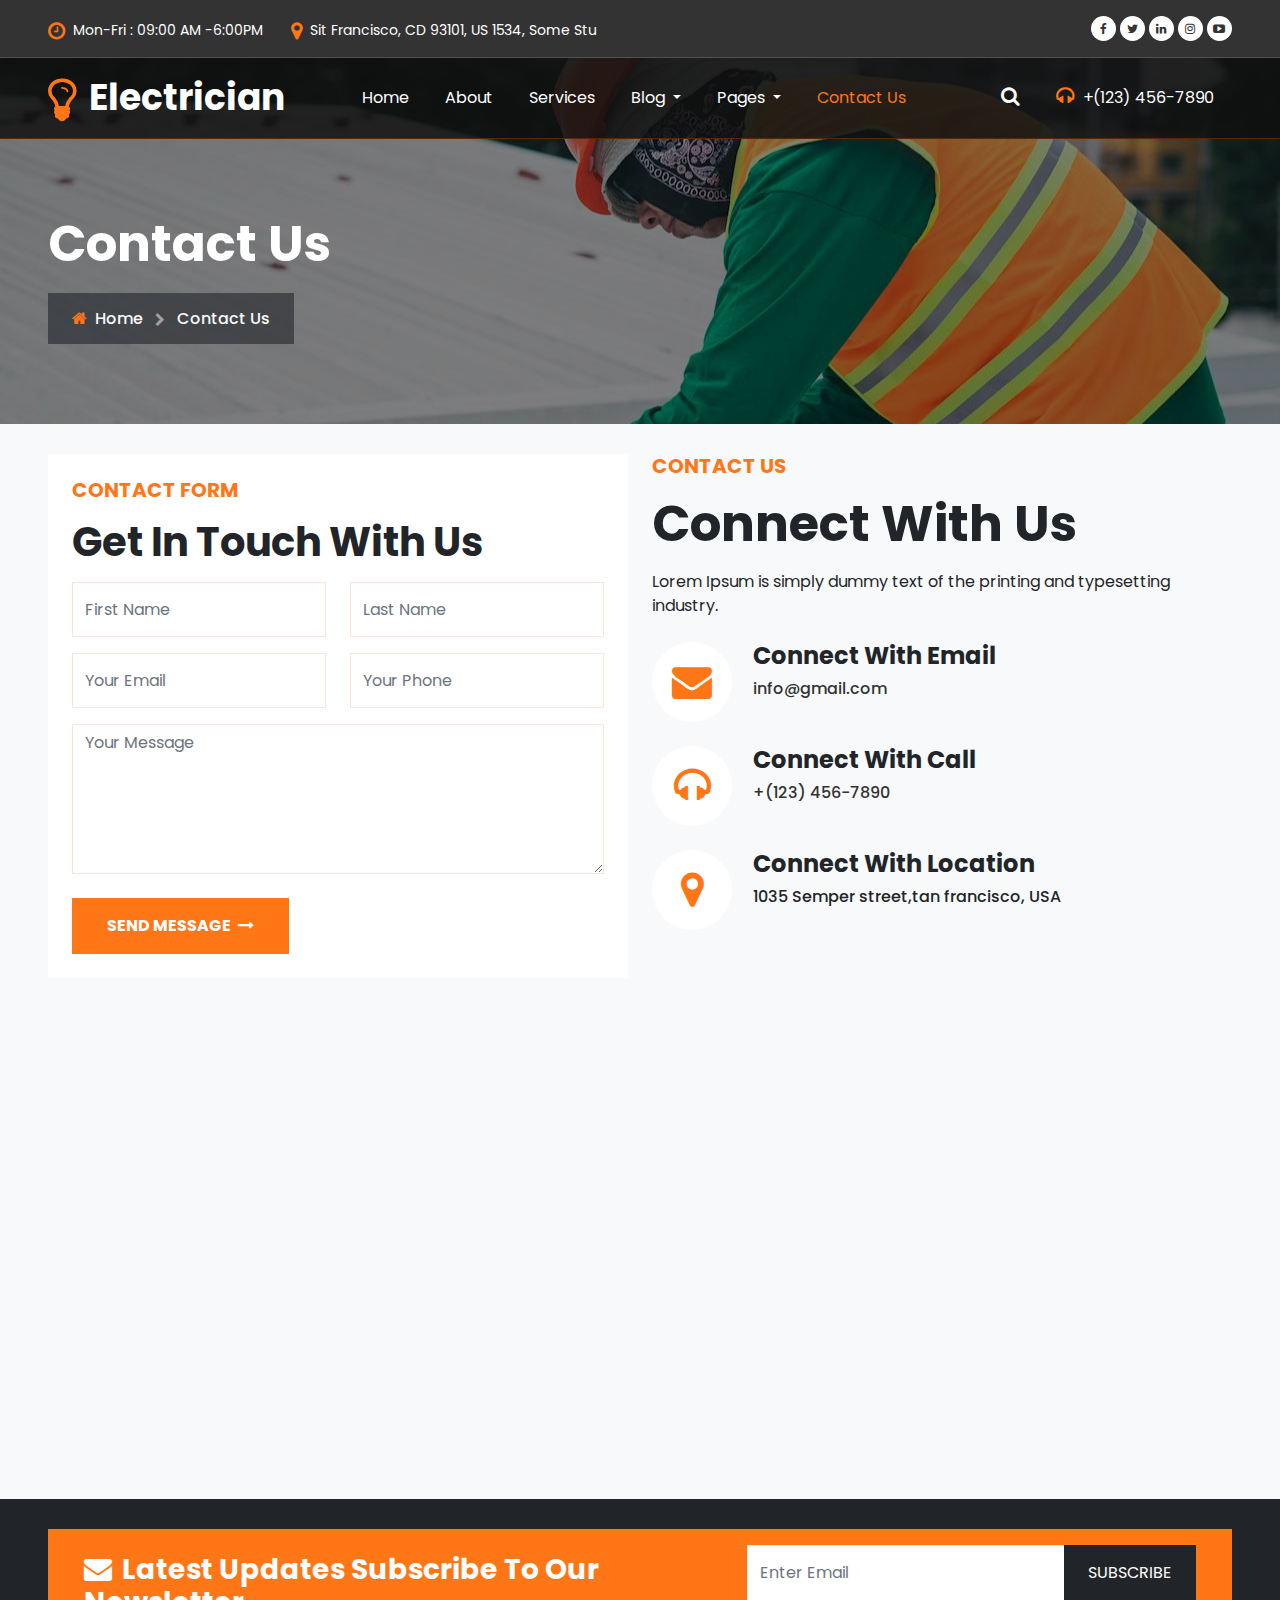
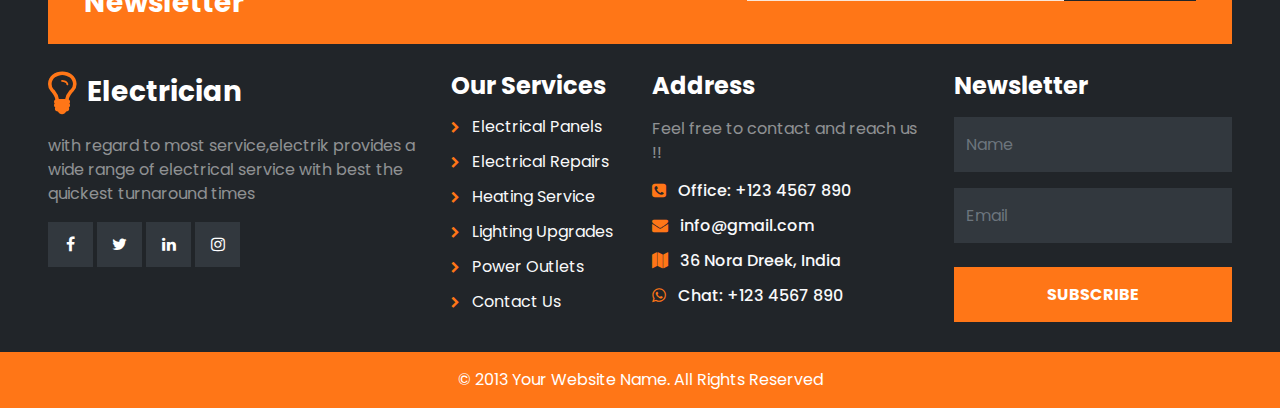
<file: contact.html>
<!DOCTYPE html>
<html lang="en">
  <head>
    <meta charset="utf-8" />
    <meta http-equiv="X-UA-Compatible" content="IE=edge" />
    <meta name="viewport" content="width=device-width, initial-scale=1" />
    <title>Electrician</title>
    <link href="css/bootstrap.min.css" rel="stylesheet" />
    <link href="css/font-awesome.min.css" rel="stylesheet" />
    <link href="css/global.css" rel="stylesheet" />
    <link href="css/blog.css" rel="stylesheet" />
    <link
      href="https://fonts.googleapis.com/css2?family=Poppins&display=swap"
      rel="stylesheet"
    />
    <script src="js/bootstrap.bundle.min.js"></script>
  </head>
  <body>
    <div class="main_cont">
      <div class="main_1 bg_backn">
        <section id="top" class="pt-3 pb-3">
          <div class="container-fluid px-5">
            <div class="row top_1">
              <div class="col-md-8">
                <div class="top_1l mt-1">
                  <ul class="mb-0 font_14">
                    <li class="text-white d-inline-block">
                      <i
                        class="fa fa-clock-o me-1 col_oran fs-5 align-middle"
                      ></i>
                      Mon-Fri : 09:00 AM -6:00PM
                    </li>
                    <li class="text-white d-inline-block ms-4">
                      <i
                        class="fa fa-map-marker me-1 col_oran fs-5 align-middle"
                      ></i>
                      Sit Francisco, CD 93101, US 1534, Some Stu
                    </li>
                  </ul>
                </div>
              </div>
              <div class="col-md-4">
                <div class="top_1r text-end">
                  <ul class="mb-0">
                    <li class="text-white d-inline-block">
                      <a
                        class="bg-white d-block rounded-circle text-center col_purp font_12"
                        href="#"
                        ><i class="fa fa-facebook"></i
                      ></a>
                    </li>
                    <li class="text-white d-inline-block">
                      <a
                        class="bg-white d-block rounded-circle text-center col_purp font_12"
                        href="#"
                        ><i class="fa fa-twitter"></i
                      ></a>
                    </li>
                    <li class="text-white d-inline-block">
                      <a
                        class="bg-white d-block rounded-circle text-center col_purp font_12"
                        href="#"
                        ><i class="fa fa-linkedin"></i
                      ></a>
                    </li>
                    <li class="text-white d-inline-block">
                      <a
                        class="bg-white d-block rounded-circle text-center col_purp font_12"
                        href="#"
                        ><i class="fa fa-instagram"></i
                      ></a>
                    </li>
                    <li class="text-white d-inline-block">
                      <a
                        class="bg-white d-block rounded-circle text-center col_purp font_12"
                        href="#"
                        ><i class="fa fa-youtube-play"></i
                      ></a>
                    </li>
                  </ul>
                </div>
              </div>
            </div>
          </div>
        </section>
        <section id="header">
          <nav
            class="navbar navbar-expand-md navbar-light pt-0 pb-0"
            id="navbar_sticky"
          >
            <div class="container-fluid px-5">
              <a
                class="text-white navbar-brand fw-bold me-0 p-0"
                href="index.html"
                ><i
                  class="fa fa-lightbulb-o col_oran me-1 font_50 align-middle"
                ></i>
                Electrician</a
              >
              <button
                class="navbar-toggler"
                type="button"
                data-bs-toggle="collapse"
                data-bs-target="#navbarSupportedContent"
                aria-controls="navbarSupportedContent"
                aria-expanded="false"
                aria-label="Toggle navigation"
              >
                <span class="navbar-toggler-icon"></span>
              </button>
              <div class="collapse navbar-collapse" id="navbarSupportedContent">
                <ul class="navbar-nav mb-0 ms-auto">
                  <li class="nav-item">
                    <a class="nav-link" aria-current="page" href="index.html"
                      >Home</a
                    >
                  </li>

                  <li class="nav-item">
                    <a class="nav-link" href="about.html">About </a>
                  </li>

                  <li class="nav-item">
                    <a class="nav-link" href="services.html">Services </a>
                  </li>

                  <li class="nav-item dropdown">
                    <a
                      class="nav-link dropdown-toggle"
                      href="#"
                      id="navbarDropdown"
                      role="button"
                      data-bs-toggle="dropdown"
                      aria-expanded="false"
                    >
                      Blog
                    </a>
                    <ul
                      class="dropdown-menu drop_1"
                      aria-labelledby="navbarDropdown"
                    >
                      <li>
                        <a class="dropdown-item" href="blog.html"> Blog</a>
                      </li>
                      <li>
                        <a
                          class="dropdown-item border-0"
                          href="blog_detail.html"
                        >
                          Blog Detail</a
                        >
                      </li>
                    </ul>
                  </li>

                  <li class="nav-item dropdown">
                    <a
                      class="nav-link dropdown-toggle"
                      href="#"
                      id="navbarDropdown"
                      role="button"
                      data-bs-toggle="dropdown"
                      aria-expanded="false"
                    >
                      Pages
                    </a>
                    <ul
                      class="dropdown-menu drop_1"
                      aria-labelledby="navbarDropdown"
                    >
                      <li>
                        <a class="dropdown-item" href="team.html"> Team</a>
                      </li>
                      <li>
                        <a class="dropdown-item" href="pricing.html">
                          Pricing</a
                        >
                      </li>
                      <li>
                        <a class="dropdown-item" href="appointment.html">
                          Appointment</a
                        >
                      </li>
                      <li>
                        <a class="dropdown-item border-0" href="faq.html">
                          Faq</a
                        >
                      </li>
                    </ul>
                  </li>

                  <li class="nav-item">
                    <a class="nav-link active" href="contact.html"
                      >Contact Us</a
                    >
                  </li>
                </ul>
                <ul class="navbar-nav mb-0 ms-auto">
                  <li class="nav-item dropdown">
                    <a
                      class="nav-link dropdown-toggle dropdown_search nav_hide fs-5 lh-1"
                      href="#"
                      id="navbarDropdown"
                      role="button"
                      data-bs-toggle="dropdown"
                      aria-expanded="false"
                    >
                      <i class="fa fa-search"></i>
                    </a>
                    <ul
                      class="dropdown-menu drop_2 drop_1 p-3"
                      aria-labelledby="navbarDropdown"
                    >
                      <li>
                        <div class="input-group">
                          <input
                            type="text"
                            class="form-control rounded-0"
                            placeholder="Search Here"
                          />
                          <span class="input-group-btn">
                            <button
                              class="btn btn-primary bg_oran rounded-0 p-3 px-4 border-0"
                              type="button"
                            >
                              <i class="fa fa-search"></i>
                            </button>
                          </span>
                        </div>
                      </li>
                    </ul>
                  </li>
                  <li class="nav-item">
                    <a class="nav-link" href="#"
                      ><i class="fa fa-headphones col_oran me-1 fs-5"></i>
                      +(123) 456-7890
                    </a>
                  </li>
                </ul>
              </div>
            </div>
          </nav>
        </section>
        <section id="center" class="center_o">
          <div class="container-fluid px-5">
            <div class="row center_o1">
              <div class="col-md-12">
                <h1 class="font_50 text-white lh-1">Contact Us</h1>
                <h6 class="d-inline-block text-light p-3 px-4 mb-0 mt-3">
                  <a class="text-light" href="#"
                    ><i class="fa fa-home me-1 col_oran"></i> Home</a
                  >
                  <span
                    ><i
                      class="fa fa-chevron-right text-white-50 mx-2 align-middle font_14"
                    ></i
                  ></span>
                  Contact Us
                </h6>
              </div>
            </div>
          </div>
        </section>
      </div>
    </div>

    <section id="contact" class="p_3 bg-light">
      <div class="container-fluid px-5">
        <div class="contact_1 row">
          <div class="col-md-6">
            <div class="contact_1l">
              <div class="visit_1l p-4 bg-white">
                <h5 class="col_oran">CONTACT FORM</h5>
                <h1 class="mb-0 mt-3 mb-3">Get In Touch With Us</h1>
                <div class="visit_1li row mt-3">
                  <div class="col-md-6">
                    <div class="visit_1lil">
                      <input
                        class="form-control"
                        placeholder="First Name"
                        type="text"
                      />
                    </div>
                  </div>
                  <div class="col-md-6">
                    <div class="visit_1lil">
                      <input
                        class="form-control"
                        placeholder="Last Name"
                        type="text"
                      />
                    </div>
                  </div>
                </div>
                <div class="visit_1li row mt-3">
                  <div class="col-md-6">
                    <div class="visit_1lil">
                      <input
                        class="form-control"
                        placeholder="Your Email"
                        type="text"
                      />
                    </div>
                  </div>
                  <div class="col-md-6">
                    <div class="visit_1lil">
                      <input
                        class="form-control"
                        placeholder="Your Phone"
                        type="text"
                      />
                    </div>
                  </div>
                </div>
                <textarea
                  placeholder="Your Message"
                  class="form-control form_text mt-3"
                ></textarea>
                <h6 class="mb-0 mt-4">
                  <a class="button_1" href="#"
                    >SEND MESSAGE <i class="fa fa-long-arrow-right ms-1"></i
                  ></a>
                </h6>
              </div>
            </div>
          </div>
          <div class="col-md-6">
            <div class="contact_1r">
              <h5 class="col_oran">CONTACT US</h5>
              <h1 class="mb-0 mt-3 font_50">Connect With Us</h1>
              <p class="mt-3 mb-4">
                Lorem Ipsum is simply dummy text of the printing and typesetting
                industry.
              </p>
              <div class="about_pg1li row">
                <div class="col-md-2">
                  <div class="about_pg1lil">
                    <span
                      class="col_oran fs-1 bg-white text-center rounded-circle d-inline-block"
                      ><i class="fa fa-envelope"></i
                    ></span>
                  </div>
                </div>
                <div class="col-md-10">
                  <div class="about_pg1lir">
                    <h4>Connect With Email</h4>
                    <h6 class="mb-0"><a href="#">info@gmail.com</a></h6>
                  </div>
                </div>
              </div>
              <div class="about_pg1li row mt-4">
                <div class="col-md-2">
                  <div class="about_pg1lil">
                    <span
                      class="col_oran fs-1 bg-white text-center rounded-circle d-inline-block"
                      ><i class="fa fa-headphones"></i
                    ></span>
                  </div>
                </div>
                <div class="col-md-10">
                  <div class="about_pg1lir">
                    <h4>Connect With Call</h4>
                    <h6 class="mb-0"><a href="#">+(123) 456-7890</a></h6>
                  </div>
                </div>
              </div>
              <div class="about_pg1li row mt-4">
                <div class="col-md-2">
                  <div class="about_pg1lil">
                    <span
                      class="col_oran fs-1 bg-white text-center rounded-circle d-inline-block"
                      ><i class="fa fa-map-marker"></i
                    ></span>
                  </div>
                </div>
                <div class="col-md-10">
                  <div class="about_pg1lir">
                    <h4>Connect With Location</h4>
                    <h6 class="mb-0">1035 Semper street,tan francisco, USA</h6>
                  </div>
                </div>
              </div>
            </div>
          </div>
        </div>
        <div class="row contact_2 mt-4">
          <div class="col-md-12">
            <iframe
              src="https://www.google.com/maps/embed?pb=!1m18!1m12!1m3!1d114964.53925916665!2d-80.29949920266738!3d25.782390733064336!2m3!1f0!2f0!3f0!3m2!1i1024!2i768!4f13.1!3m3!1m2!1s0x88d9b0a20ec8c111%3A0xff96f271ddad4f65!2sMiami%2C+FL%2C+USA!5e0!3m2!1sen!2sin!4v1530774403788"
              height="460"
              style="border: 0; width: 100%"
              allowfullscreen=""
            ></iframe>
          </div>
        </div>
      </div>
    </section>

    <section id="footer" class="p_3 bg-dark">
      <div class="container-fluid px-5">
        <div class="row footer_1 mb-4 bg_oran mx-0 p-3 px-4">
          <div class="col-md-7">
            <div class="footer_1l pt-2">
              <h3 class="text-white">
                <i class="fa fa-envelope me-1"></i> Latest Updates Subscribe To
                Our Newsletter
              </h3>
            </div>
          </div>
          <div class="col-md-5">
            <div class="footer_1r">
              <div class="input-group">
                <input
                  type="text"
                  class="form-control rounded-0"
                  placeholder="Enter Email"
                />
                <span class="input-group-btn">
                  <button
                    class="btn btn-primary bg-dark rounded-0 p-3 px-4 border-0"
                    type="button"
                  >
                    SUBSCRIBE
                  </button>
                </span>
              </div>
            </div>
          </div>
        </div>
        <div class="row footer_2">
          <div class="col-md-4">
            <div class="footer_2i">
              <h3 class="mb-3">
                <a class="text-white" href="index.html"
                  ><i
                    class="fa fa-lightbulb-o col_oran me-1 font_50 align-middle"
                  ></i>
                  Electrician</a
                >
              </h3>
              <p class="text-white-50">
                with regard to most service,electrik provides a wide range of
                electrical service with best the quickest turnaround times
              </p>
              <ul class="mb-0">
                <li class="text-white d-inline-block">
                  <a class="d-block text-center" href="#"
                    ><i class="fa fa-facebook"></i
                  ></a>
                </li>
                <li class="text-white d-inline-block">
                  <a class="d-block text-center" href="#"
                    ><i class="fa fa-twitter"></i
                  ></a>
                </li>
                <li class="text-white d-inline-block">
                  <a class="d-block text-center" href="#"
                    ><i class="fa fa-linkedin"></i
                  ></a>
                </li>
                <li class="text-white d-inline-block">
                  <a class="d-block text-center" href="#"
                    ><i class="fa fa-instagram"></i
                  ></a>
                </li>
              </ul>
            </div>
          </div>
          <div class="col-md-2">
            <div class="footer_2i">
              <h4 class="text-white mb-3 mt-1">Our Services</h4>
              <div class="row footer_2ism">
                <h6 class="fw-normal col-md-12 col-6">
                  <a class="text-light" href="#"
                    ><i class="fa fa-chevron-right me-2 col_oran font_12"></i>
                    Electrical Panels</a
                  >
                </h6>
                <h6 class="fw-normal mt-2 col-md-12 col-6">
                  <a class="text-light" href="#"
                    ><i class="fa fa-chevron-right me-2 col_oran font_12"></i>
                    Electrical Repairs</a
                  >
                </h6>
                <h6 class="fw-normal mt-2 col-md-12 col-6">
                  <a class="text-light" href="#"
                    ><i class="fa fa-chevron-right me-2 col_oran font_12"></i>
                    Heating Service</a
                  >
                </h6>
                <h6 class="fw-normal mt-2 col-md-12 col-6">
                  <a class="text-light" href="#"
                    ><i class="fa fa-chevron-right me-2 col_oran font_12"></i>
                    Lighting Upgrades</a
                  >
                </h6>
                <h6 class="fw-normal mt-2 col-md-12 col-6">
                  <a class="text-light" href="#"
                    ><i class="fa fa-chevron-right me-2 col_oran font_12"></i>
                    Power Outlets</a
                  >
                </h6>
                <h6 class="fw-normal mt-2 col-md-12 col-6 mb-0">
                  <a class="text-light" href="#"
                    ><i class="fa fa-chevron-right me-2 col_oran font_12"></i>
                    Contact Us</a
                  >
                </h6>
              </div>
            </div>
          </div>
          <div class="col-md-3">
            <div class="footer_2i">
              <h4 class="text-white mb-3 mt-1">Address</h4>
              <p class="text-white-50">Feel free to contact and reach us !!</p>
              <h6 class="text-light">
                <i class="fa fa-phone-square col_oran me-2"></i> Office: +123
                4567 890
              </h6>
              <h6 class="text-light mt-3">
                <i class="fa fa-envelope col_oran me-2"></i> info@gmail.com
              </h6>
              <h6 class="text-light mt-3">
                <i class="fa fa-map col_oran me-2"></i> 36 Nora Dreek, India
              </h6>
              <h6 class="text-light mt-3 mb-0">
                <i class="fa fa-whatsapp col_oran me-2"></i> Chat: +123 4567 890
              </h6>
            </div>
          </div>
          <div class="col-md-3">
            <div class="footer_2i">
              <h4 class="text-white mb-3 mt-1">Newsletter</h4>
              <input
                class="form-control text-white border-0"
                placeholder="Name"
                type="text"
              />
              <input
                class="form-control text-white mt-3 border-0"
                placeholder="Email"
                type="text"
              />
              <h6 class="mb-0 mt-4">
                <a class="button d-block text-center text-uppercase" href="#"
                  >Subscribe
                </a>
              </h6>
            </div>
          </div>
        </div>
      </div>
    </section>

    <section id="footer_b" class="pt-3 pb-3 bg_oran">
      <div class="container-fluid px-5">
        <div class="row footer_b1 text-center">
          <div class="col-md-12">
			<p class="mb-0 text-white">© 2013 Your Website Name. All Rights Reserved</p>
          </div>
        </div>
      </div>
    </section>

    <script>
      window.onscroll = function () {
        myFunction();
      };
      var navbar_sticky = document.getElementById("navbar_sticky");
      var sticky = navbar_sticky.offsetTop;
      var navbar_height = document.querySelector(".navbar").offsetHeight;
      function myFunction() {
        if (window.pageYOffset >= sticky + navbar_height) {
          navbar_sticky.classList.add("sticky");
          document.body.style.paddingTop = navbar_height + "px";
        } else {
          navbar_sticky.classList.remove("sticky");
          document.body.style.paddingTop = "0";
        }
      }
    </script>
  </body>
</html>
</file>
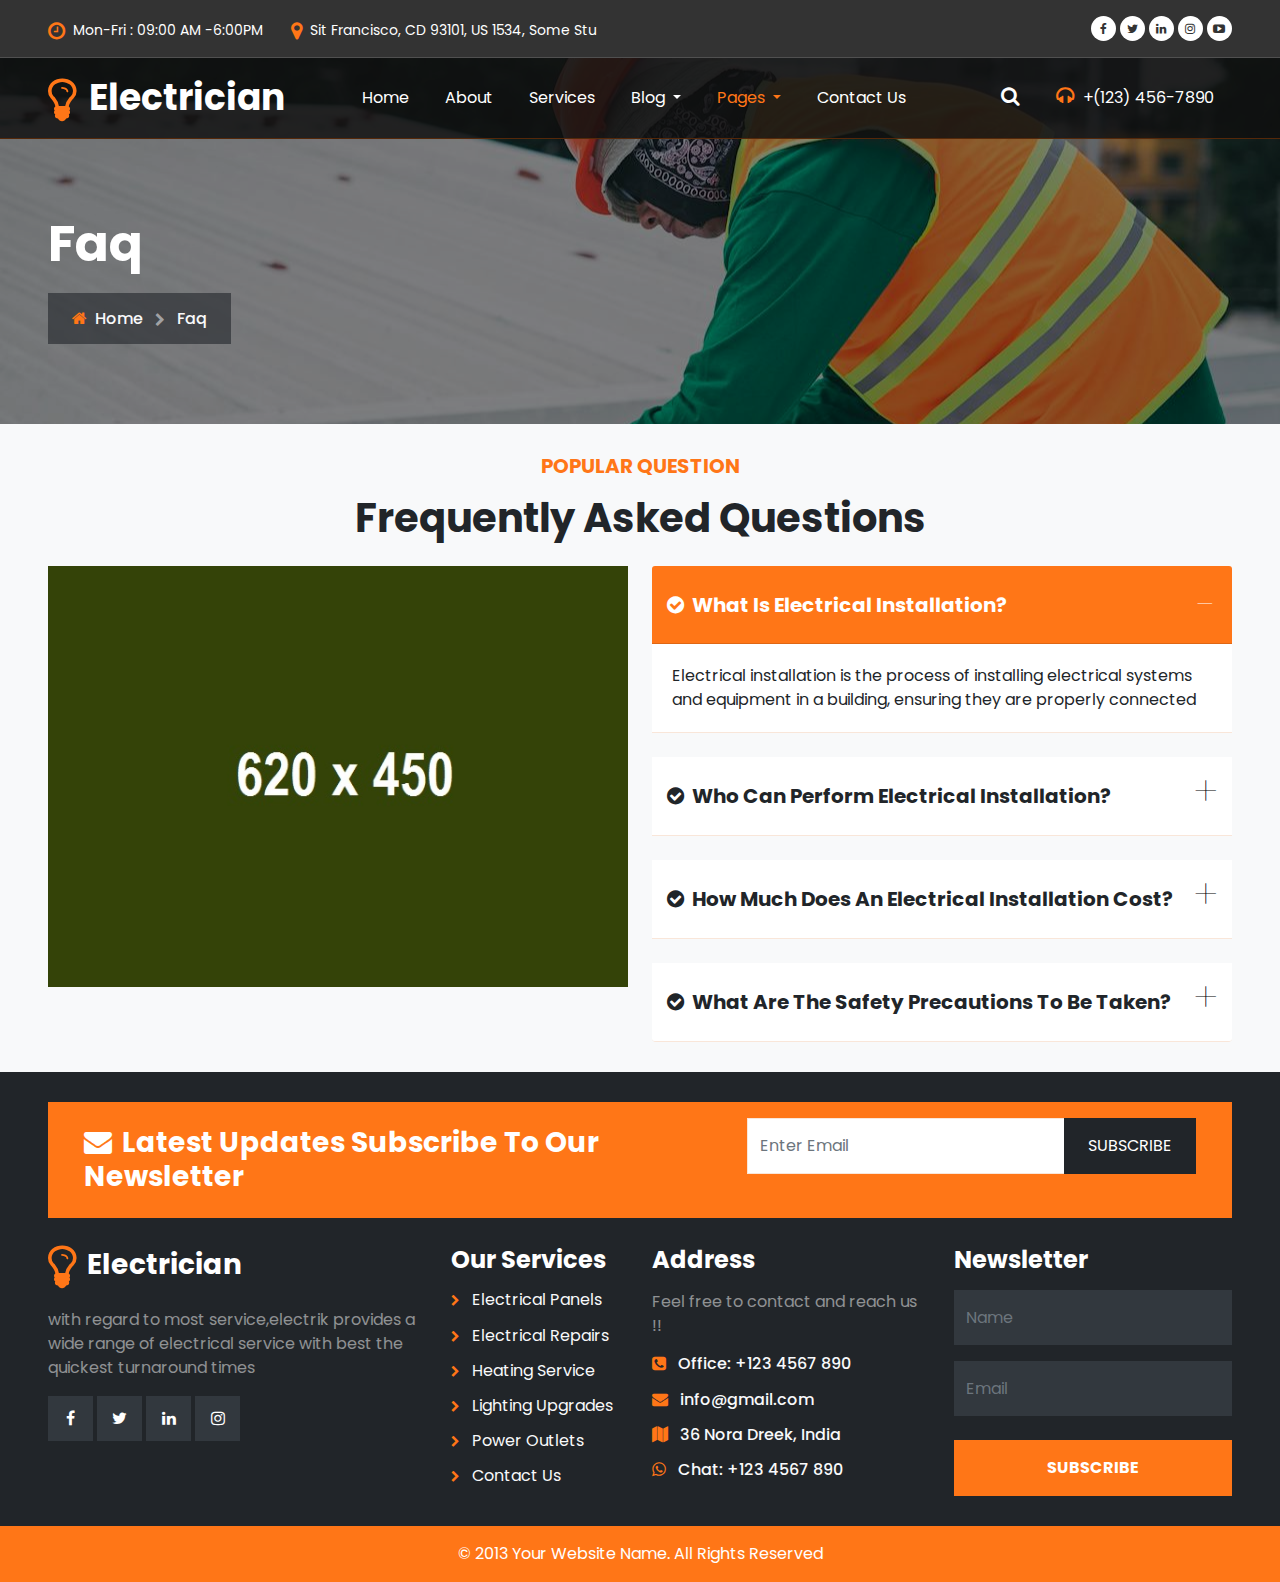
<file: faq.html>
<!DOCTYPE html>
<html lang="en">
<head>
	<meta charset="utf-8">
	<meta http-equiv="X-UA-Compatible" content="IE=edge">
	<meta name="viewport" content="width=device-width, initial-scale=1">
	<title>Electrician</title>
	<link href="css/bootstrap.min.css" rel="stylesheet" >
	<link href="css/font-awesome.min.css" rel="stylesheet" >
	<link href="css/global.css" rel="stylesheet">
	<link href="css/about.css" rel="stylesheet">
	<link href="https://fonts.googleapis.com/css2?family=Poppins&display=swap" rel="stylesheet">
	<script src="js/bootstrap.bundle.min.js"></script>

</head>
<body>
<div class="main_faq">
<div class="main_1 bg_backn">
  <section id="top" class="pt-3 pb-3">
<div class="container-fluid px-5">
 <div class="row top_1">
  <div class="col-md-8">
   <div class="top_1l mt-1">
    <ul class="mb-0 font_14">
		<li class="text-white d-inline-block"><i class="fa fa-clock-o me-1 col_oran fs-5 align-middle"></i>  Mon-Fri : 09:00 AM -6:00PM </li>
		<li class="text-white d-inline-block ms-4"><i class="fa fa-map-marker me-1 col_oran fs-5 align-middle"></i> Sit Francisco, CD 93101, US 1534, Some Stu </li>
	</ul>
   </div>
  </div>
  <div class="col-md-4">
   <div class="top_1r text-end">
      <ul class="mb-0">
		<li class="text-white d-inline-block"><a class="bg-white d-block rounded-circle text-center col_purp font_12" href="#"><i class="fa fa-facebook"></i></a>  </li>
		<li class="text-white d-inline-block"><a class="bg-white d-block rounded-circle text-center col_purp font_12" href="#"><i class="fa fa-twitter"></i></a>  </li>
		<li class="text-white d-inline-block"><a class="bg-white d-block rounded-circle text-center col_purp font_12" href="#"><i class="fa fa-linkedin"></i></a>  </li>
		<li class="text-white d-inline-block"><a class="bg-white d-block rounded-circle text-center col_purp font_12" href="#"><i class="fa fa-instagram"></i></a>  </li>
		<li class="text-white d-inline-block"><a class="bg-white d-block rounded-circle text-center col_purp font_12" href="#"><i class="fa fa-youtube-play"></i></a>  </li>
	</ul>
   </div>
  </div>
 </div>
</div>
</section>
 <section id="header">
<nav class="navbar navbar-expand-md navbar-light pt-0 pb-0" id="navbar_sticky">
  <div class="container-fluid px-5">
    <a class="text-white navbar-brand fw-bold me-0 p-0" href="index.html"><i class="fa fa-lightbulb-o col_oran me-1 font_50 align-middle"></i> Electrician</a>
    <button class="navbar-toggler" type="button" data-bs-toggle="collapse" data-bs-target="#navbarSupportedContent" aria-controls="navbarSupportedContent" aria-expanded="false" aria-label="Toggle navigation">
      <span class="navbar-toggler-icon"></span>
    </button>
    <div class="collapse navbar-collapse" id="navbarSupportedContent">
	   <ul class="navbar-nav mb-0 ms-auto">
        <li class="nav-item">
          <a class="nav-link" aria-current="page" href="index.html">Home</a>
        </li>
		 
		<li class="nav-item">
          <a class="nav-link" href="about.html">About </a>
        </li>
		
		<li class="nav-item">
          <a class="nav-link" href="services.html">Services </a>
        </li>
		
		<li class="nav-item dropdown">
          <a class="nav-link dropdown-toggle" href="#" id="navbarDropdown" role="button" data-bs-toggle="dropdown" aria-expanded="false">
            Blog
          </a>
          <ul class="dropdown-menu drop_1" aria-labelledby="navbarDropdown">
            <li><a class="dropdown-item" href="blog.html"> Blog</a></li>
            <li><a class="dropdown-item border-0" href="blog_detail.html"> Blog Detail</a></li>
          </ul>
        </li>
		
		<li class="nav-item dropdown">
          <a class="nav-link dropdown-toggle active" href="#" id="navbarDropdown" role="button" data-bs-toggle="dropdown" aria-expanded="false">
            Pages
          </a>
          <ul class="dropdown-menu drop_1" aria-labelledby="navbarDropdown">
            <li><a class="dropdown-item" href="team.html"> Team</a></li>
			 <li><a class="dropdown-item" href="pricing.html"> Pricing</a></li>
			  <li><a class="dropdown-item" href="appointment.html"> Appointment</a></li>
            <li><a class="dropdown-item border-0" href="faq.html"> Faq</a></li>
          </ul>
        </li>
		
		<li class="nav-item">
          <a class="nav-link" href="contact.html">Contact Us</a>
        </li>

      </ul>
	   <ul class="navbar-nav mb-0 ms-auto">
	     <li class="nav-item dropdown">
          <a class="nav-link dropdown-toggle dropdown_search nav_hide fs-5 lh-1" href="#" id="navbarDropdown" role="button" data-bs-toggle="dropdown" aria-expanded="false">
            <i class="fa fa-search"></i>
          </a>
          <ul class="dropdown-menu drop_2 drop_1 p-3" aria-labelledby="navbarDropdown">
            <li>
			  <div class="input-group">
				<input type="text" class="form-control rounded-0" placeholder="Search Here">
				<span class="input-group-btn">
					<button class="btn btn-primary bg_oran rounded-0 p-3 px-4 border-0" type="button">
						<i class="fa fa-search"></i> </button>
				</span>
		</div>
			</li>
          </ul>
        </li>
         <li class="nav-item">
          <a class="nav-link" href="#"><i class="fa fa-headphones  col_oran me-1 fs-5"></i> +(123) 456-7890 </a>
        </li>
		
      </ul>
    </div>
  </div>
</nav>
</section>
<section id="center" class="center_o">
 <div class="container-fluid px-5">
   <div class="row center_o1">
      <div class="col-md-12">
	   <h1 class="font_50 text-white lh-1">Faq</h1>
	   <h6 class="d-inline-block text-light p-3 px-4 mb-0 mt-3"><a class="text-light" href="#"><i class="fa fa-home me-1 col_oran"></i> Home</a> <span><i class="fa fa-chevron-right text-white-50 mx-2 align-middle font_14"></i></span> Faq</h6>
	  </div>
   </div>
 </div>
</section>
</div>
</div>

<section id="faq" class="p_3 bg-light">
<div class="container-fluid px-5">
 <div class="row serv_h1 text-center mb-4">
   <div class="col-md-12">
      <h5 class="col_oran">  POPULAR QUESTION</h5>
	  <h1 class="mb-0 mt-3">Frequently Asked Questions</h1>
   </div>
 </div>
 <div class="faq_1 row">
   <div class="col-md-6">
    <div class="faq_1l">
	  <div class="grid clearfix">
				  <figure class="effect-jazz mb-0">
					<a href="#"><img src="img/4.jpg" class="w-100" alt="abc"></a>
				  </figure>
			  </div>
	</div>
   </div>
   <div class="col-md-6">
    <div class="faq_1r">
	 <div class="accordion" id="accordionExample">
  <div class="accordion-item mb-0">
   <h2 class="accordion-header" id="headingOne">
     <button class="accordion-button" type="button" data-bs-toggle="collapse" data-bs-target="#collapseOne" aria-expanded="true" aria-controls="collapseOne">
       <i class="fa fa-check-circle me-2"></i>  What Is Electrical Installation?
     </button>
   </h2>
   <div id="collapseOne" class="accordion-collapse collapse show" aria-labelledby="headingOne" data-bs-parent="#accordionExample" style="">
     <div class="accordion-body">
     <p class="mb-0">Electrical installation is the process of installing electrical systems and equipment in a building, ensuring they are properly connected</p>
     </div>
   </div>
  </div>
   
  <div class="accordion-item mb-0 mt-4">
   <h2 class="accordion-header" id="headingTwo">
     <button class="accordion-button collapsed" type="button" data-bs-toggle="collapse" data-bs-target="#collapseTwo" aria-expanded="false" aria-controls="collapseTwo">
       <i class="fa fa-check-circle me-2"></i> Who Can Perform Electrical Installation?
     </button>
   </h2>
   <div id="collapseTwo" class="accordion-collapse collapse" aria-labelledby="headingTwo" data-bs-parent="#accordionExample">
     <div class="accordion-body">
       <p class="mb-0">Electrical installation is the process of installing electrical systems and equipment in a building, ensuring they are properly connected</p>
     </div>
   </div>
 </div>
  
  <div class="accordion-item mb-0 mt-4">
   <h2 class="accordion-header" id="headingThree">
     <button class="accordion-button collapsed" type="button" data-bs-toggle="collapse" data-bs-target="#collapseThree" aria-expanded="false" aria-controls="collapseThree">
       <i class="fa fa-check-circle me-2"></i> How Much Does An Electrical Installation Cost?
     </button>
   </h2>
   <div id="collapseThree" class="accordion-collapse collapse" aria-labelledby="headingThree" data-bs-parent="#accordionExample">
     <div class="accordion-body">
        <p class="mb-0">Electrical installation is the process of installing electrical systems and equipment in a building, ensuring they are properly connected</p>
     </div>
   </div>
 </div>
 
 
 <div class="accordion-item mb-0 mt-4">
   <h2 class="accordion-header" id="headingFour">
     <button class="accordion-button collapsed" type="button" data-bs-toggle="collapse" data-bs-target="#collapseFour" aria-expanded="false" aria-controls="collapseFour">
       <i class="fa fa-check-circle me-2"></i> What Are The Safety Precautions To Be Taken?
     </button>
   </h2>
   <div id="collapseFour" class="accordion-collapse collapse" aria-labelledby="headingFour" data-bs-parent="#accordionExample">
     <div class="accordion-body">
        <p class="mb-0">Electrical installation is the process of installing electrical systems and equipment in a building, ensuring they are properly connected</p>
     </div>
   </div>
 </div>
</div>
	
	</div>
   </div>
  </div>
</section>


<section id="footer" class="p_3 bg-dark">
<div class="container-fluid px-5">
 <div class="row footer_1 mb-4 bg_oran mx-0 p-3 px-4">
   <div class="col-md-7">
     <div class="footer_1l pt-2">
	  <h3 class="text-white"><i class="fa fa-envelope me-1"></i> Latest Updates Subscribe To Our Newsletter</h3>
	 </div>
   </div>
   <div class="col-md-5">
     <div class="footer_1r">
	   <div class="input-group">
				<input type="text" class="form-control rounded-0" placeholder="Enter Email">
				<span class="input-group-btn">
					<button class="btn btn-primary bg-dark rounded-0 p-3 px-4 border-0" type="button">
						SUBSCRIBE </button>
				</span>
		</div>
	 </div>
   </div>
 </div>
 <div class="row footer_2 ">
   <div class="col-md-4">
     <div class="footer_2i">
      <h3 class="mb-3"><a class="text-white" href="index.html"><i class="fa fa-lightbulb-o col_oran me-1 font_50 align-middle"></i> Electrician</a></h3>
	  <p class="text-white-50">with regard to most service,electrik provides a wide range of electrical service with best the quickest turnaround times</p>
	  <ul class="mb-0">
		<li class="text-white d-inline-block"><a class="d-block  text-center" href="#"><i class="fa fa-facebook"></i></a>  </li>
		<li class="text-white d-inline-block"><a class="d-block  text-center" href="#"><i class="fa fa-twitter"></i></a>  </li>
		<li class="text-white d-inline-block"><a class="d-block  text-center" href="#"><i class="fa fa-linkedin"></i></a>  </li>
		<li class="text-white d-inline-block"><a class="d-block  text-center " href="#"><i class="fa fa-instagram"></i></a>  </li>
	</ul>
	 </div>
   </div>
   <div class="col-md-2">
     <div class="footer_2i">
      <h4 class="text-white mb-3 mt-1">Our Services</h4>
	 <div class="row footer_2ism">
	 <h6 class="fw-normal col-md-12 col-6"><a class="text-light" href="#"><i class="fa fa-chevron-right me-2 col_oran font_12"></i> Electrical Panels</a></h6>
	 <h6 class="fw-normal mt-2 col-md-12 col-6"><a class="text-light" href="#"><i class="fa fa-chevron-right me-2 col_oran font_12"></i> Electrical Repairs</a></h6>
	 <h6 class="fw-normal mt-2 col-md-12 col-6"><a class="text-light" href="#"><i class="fa fa-chevron-right me-2 col_oran font_12"></i> Heating Service</a></h6>
	 <h6 class="fw-normal mt-2 col-md-12 col-6"><a class="text-light" href="#"><i class="fa fa-chevron-right me-2 col_oran font_12"></i> Lighting Upgrades</a></h6>
	 <h6 class="fw-normal mt-2 col-md-12 col-6"><a class="text-light" href="#"><i class="fa fa-chevron-right me-2 col_oran font_12"></i> Power Outlets</a></h6>
	 <h6 class="fw-normal mt-2 col-md-12 col-6 mb-0"><a class="text-light" href="#"><i class="fa fa-chevron-right me-2 col_oran font_12"></i> Contact Us</a></h6>
	 </div>
	 </div>
   </div>
   <div class="col-md-3">
     <div class="footer_2i">
      <h4 class="text-white mb-3 mt-1">Address</h4>
	   <p class="text-white-50">Feel free to contact and reach us !!</p>
	 <h6 class="text-light"><i class="fa fa-phone-square col_oran me-2"></i> Office: +123 4567 890</h6>
	   <h6 class="text-light mt-3"><i class="fa fa-envelope col_oran me-2"></i> info@gmail.com</h6>
	   <h6 class="text-light mt-3"><i class="fa fa-map col_oran me-2"></i> 36 Nora Dreek, India</h6>
	   <h6 class="text-light mt-3 mb-0"><i class="fa fa-whatsapp col_oran me-2"></i> Chat: +123 4567 890</h6>
	 </div>
   </div>
   <div class="col-md-3">
     <div class="footer_2i">
      <h4 class="text-white mb-3 mt-1">Newsletter</h4>
	   <input class="form-control text-white  border-0" placeholder="Name" type="text">
	   <input class="form-control text-white  mt-3 border-0" placeholder="Email" type="text">
	   <h6 class="mb-0 mt-4"><a class="button d-block text-center text-uppercase" href="#">Subscribe </a></h6>
	 </div>
   </div>
 </div>
 
</div>
</section>

<section id="footer_b" class="pt-3 pb-3 bg_oran">
<div class="container-fluid px-5">
 <div class="row footer_b1 text-center">
   <div class="col-md-12">
       <p class="mb-0 text-white">© 2013 Your Website Name. All Rights Reserved</p>
   </div>
 </div>
</div>
</section>

<script>
window.onscroll = function() {myFunction()};
var navbar_sticky = document.getElementById("navbar_sticky");
var sticky = navbar_sticky.offsetTop;
var navbar_height = document.querySelector('.navbar').offsetHeight;
function myFunction() {
  if (window.pageYOffset >= sticky + navbar_height) {
    navbar_sticky.classList.add("sticky")
	document.body.style.paddingTop = navbar_height + 'px';
  } else {
    navbar_sticky.classList.remove("sticky");
	document.body.style.paddingTop = '0'
  }
}
</script>

</body>


</html>
</file>
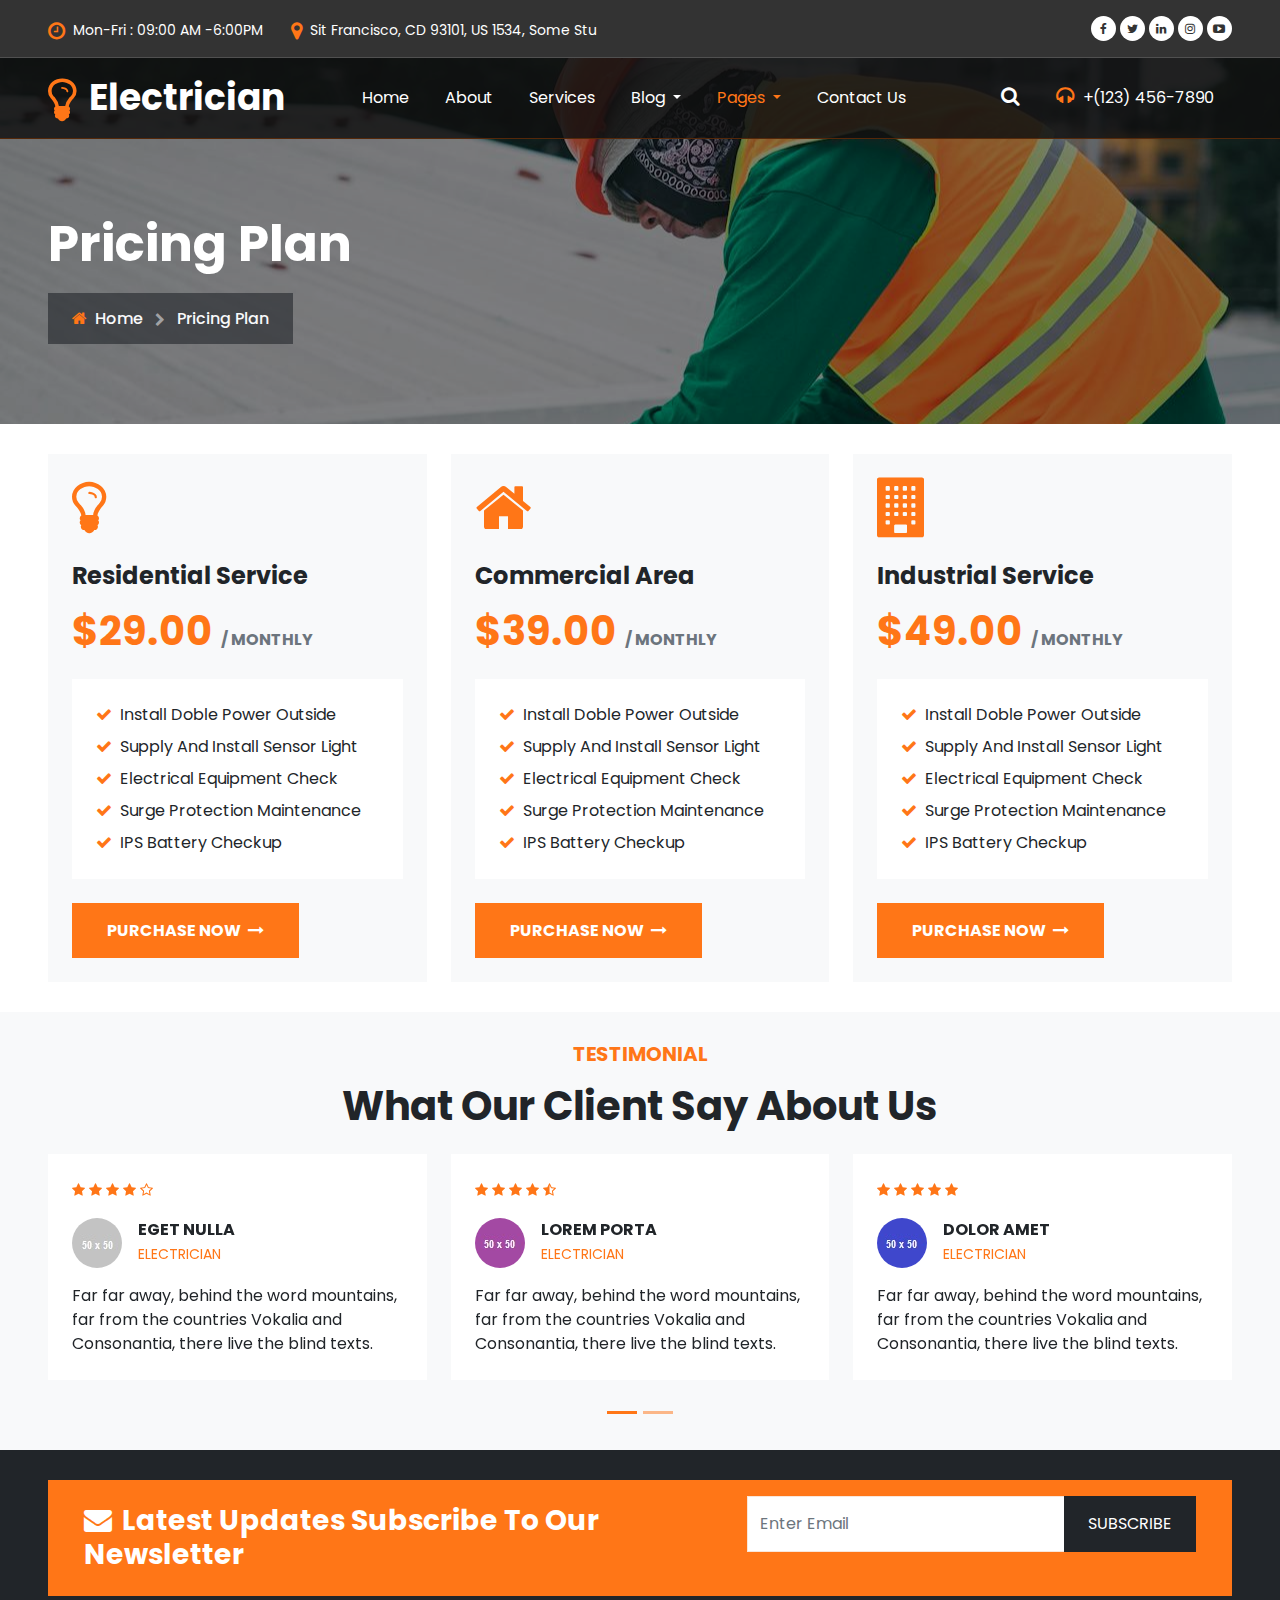
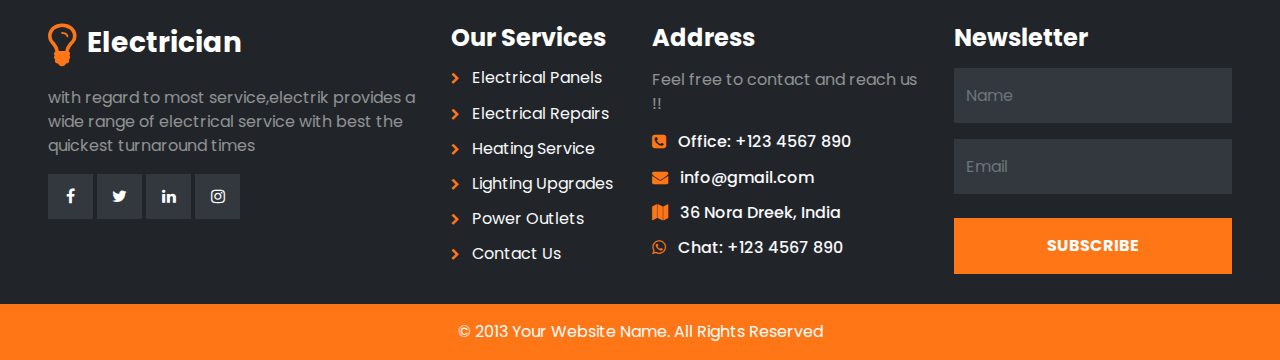
<file: pricing.html>
<!DOCTYPE html>
<html lang="en">
  <head>
    <meta charset="utf-8" />
    <meta http-equiv="X-UA-Compatible" content="IE=edge" />
    <meta name="viewport" content="width=device-width, initial-scale=1" />
    <title>Electrician</title>
    <link href="css/bootstrap.min.css" rel="stylesheet" />
    <link href="css/font-awesome.min.css" rel="stylesheet" />
    <link href="css/global.css" rel="stylesheet" />
    <link href="css/about.css" rel="stylesheet" />
    <link
      href="https://fonts.googleapis.com/css2?family=Poppins&display=swap"
      rel="stylesheet"
    />
    <script src="js/bootstrap.bundle.min.js"></script>
  </head>
  <body>
    <div class="main_price">
      <div class="main_1 bg_backn">
        <section id="top" class="pt-3 pb-3">
          <div class="container-fluid px-5">
            <div class="row top_1">
              <div class="col-md-8">
                <div class="top_1l mt-1">
                  <ul class="mb-0 font_14">
                    <li class="text-white d-inline-block">
                      <i
                        class="fa fa-clock-o me-1 col_oran fs-5 align-middle"
                      ></i>
                      Mon-Fri : 09:00 AM -6:00PM
                    </li>
                    <li class="text-white d-inline-block ms-4">
                      <i
                        class="fa fa-map-marker me-1 col_oran fs-5 align-middle"
                      ></i>
                      Sit Francisco, CD 93101, US 1534, Some Stu
                    </li>
                  </ul>
                </div>
              </div>
              <div class="col-md-4">
                <div class="top_1r text-end">
                  <ul class="mb-0">
                    <li class="text-white d-inline-block">
                      <a
                        class="bg-white d-block rounded-circle text-center col_purp font_12"
                        href="#"
                        ><i class="fa fa-facebook"></i
                      ></a>
                    </li>
                    <li class="text-white d-inline-block">
                      <a
                        class="bg-white d-block rounded-circle text-center col_purp font_12"
                        href="#"
                        ><i class="fa fa-twitter"></i
                      ></a>
                    </li>
                    <li class="text-white d-inline-block">
                      <a
                        class="bg-white d-block rounded-circle text-center col_purp font_12"
                        href="#"
                        ><i class="fa fa-linkedin"></i
                      ></a>
                    </li>
                    <li class="text-white d-inline-block">
                      <a
                        class="bg-white d-block rounded-circle text-center col_purp font_12"
                        href="#"
                        ><i class="fa fa-instagram"></i
                      ></a>
                    </li>
                    <li class="text-white d-inline-block">
                      <a
                        class="bg-white d-block rounded-circle text-center col_purp font_12"
                        href="#"
                        ><i class="fa fa-youtube-play"></i
                      ></a>
                    </li>
                  </ul>
                </div>
              </div>
            </div>
          </div>
        </section>
        <section id="header">
          <nav
            class="navbar navbar-expand-md navbar-light pt-0 pb-0"
            id="navbar_sticky"
          >
            <div class="container-fluid px-5">
              <a
                class="text-white navbar-brand fw-bold me-0 p-0"
                href="index.html"
                ><i
                  class="fa fa-lightbulb-o col_oran me-1 font_50 align-middle"
                ></i>
                Electrician</a
              >
              <button
                class="navbar-toggler"
                type="button"
                data-bs-toggle="collapse"
                data-bs-target="#navbarSupportedContent"
                aria-controls="navbarSupportedContent"
                aria-expanded="false"
                aria-label="Toggle navigation"
              >
                <span class="navbar-toggler-icon"></span>
              </button>
              <div class="collapse navbar-collapse" id="navbarSupportedContent">
                <ul class="navbar-nav mb-0 ms-auto">
                  <li class="nav-item">
                    <a class="nav-link" aria-current="page" href="index.html"
                      >Home</a
                    >
                  </li>

                  <li class="nav-item">
                    <a class="nav-link" href="about.html">About </a>
                  </li>

                  <li class="nav-item">
                    <a class="nav-link" href="services.html">Services </a>
                  </li>

                  <li class="nav-item dropdown">
                    <a
                      class="nav-link dropdown-toggle"
                      href="#"
                      id="navbarDropdown"
                      role="button"
                      data-bs-toggle="dropdown"
                      aria-expanded="false"
                    >
                      Blog
                    </a>
                    <ul
                      class="dropdown-menu drop_1"
                      aria-labelledby="navbarDropdown"
                    >
                      <li>
                        <a class="dropdown-item" href="blog.html"> Blog</a>
                      </li>
                      <li>
                        <a
                          class="dropdown-item border-0"
                          href="blog_detail.html"
                        >
                          Blog Detail</a
                        >
                      </li>
                    </ul>
                  </li>

                  <li class="nav-item dropdown">
                    <a
                      class="nav-link dropdown-toggle active"
                      href="#"
                      id="navbarDropdown"
                      role="button"
                      data-bs-toggle="dropdown"
                      aria-expanded="false"
                    >
                      Pages
                    </a>
                    <ul
                      class="dropdown-menu drop_1"
                      aria-labelledby="navbarDropdown"
                    >
                      <li>
                        <a class="dropdown-item" href="team.html"> Team</a>
                      </li>
                      <li>
                        <a class="dropdown-item" href="pricing.html">
                          Pricing</a
                        >
                      </li>
                      <li>
                        <a class="dropdown-item" href="appointment.html">
                          Appointment</a
                        >
                      </li>
                      <li>
                        <a class="dropdown-item border-0" href="faq.html">
                          Faq</a
                        >
                      </li>
                    </ul>
                  </li>

                  <li class="nav-item">
                    <a class="nav-link" href="contact.html">Contact Us</a>
                  </li>
                </ul>
                <ul class="navbar-nav mb-0 ms-auto">
                  <li class="nav-item dropdown">
                    <a
                      class="nav-link dropdown-toggle dropdown_search nav_hide fs-5 lh-1"
                      href="#"
                      id="navbarDropdown"
                      role="button"
                      data-bs-toggle="dropdown"
                      aria-expanded="false"
                    >
                      <i class="fa fa-search"></i>
                    </a>
                    <ul
                      class="dropdown-menu drop_2 drop_1 p-3"
                      aria-labelledby="navbarDropdown"
                    >
                      <li>
                        <div class="input-group">
                          <input
                            type="text"
                            class="form-control rounded-0"
                            placeholder="Search Here"
                          />
                          <span class="input-group-btn">
                            <button
                              class="btn btn-primary bg_oran rounded-0 p-3 px-4 border-0"
                              type="button"
                            >
                              <i class="fa fa-search"></i>
                            </button>
                          </span>
                        </div>
                      </li>
                    </ul>
                  </li>
                  <li class="nav-item">
                    <a class="nav-link" href="#"
                      ><i class="fa fa-headphones col_oran me-1 fs-5"></i>
                      +(123) 456-7890
                    </a>
                  </li>
                </ul>
              </div>
            </div>
          </nav>
        </section>
        <section id="center" class="center_o">
          <div class="container-fluid px-5">
            <div class="row center_o1">
              <div class="col-md-12">
                <h1 class="font_50 text-white lh-1">Pricing Plan</h1>
                <h6 class="d-inline-block text-light p-3 px-4 mb-0 mt-3">
                  <a class="text-light" href="#"
                    ><i class="fa fa-home me-1 col_oran"></i> Home</a
                  >
                  <span
                    ><i
                      class="fa fa-chevron-right text-white-50 mx-2 align-middle font_14"
                    ></i
                  ></span>
                  Pricing Plan
                </h6>
              </div>
            </div>
          </div>
        </section>
      </div>
    </div>

    <section id="price" class="p_3">
      <div class="container-fluid px-5">
        <div class="price_1 row">
          <div class="col-md-4">
            <div class="price_1i bg-light p-4">
              <span class="font_60 col_oran lh-1"
                ><i class="fa fa-lightbulb-o"></i
              ></span>
              <h4 class="mt-4">Residential Service</h4>
              <h1 class="mt-3 col_oran">
                $29.00 <span class="fs-6 text-muted">/ MONTHLY</span>
              </h1>
              <ul class="mt-4 bg-white p-4">
                <li>
                  <i class="fa fa-check col_oran me-1"></i> Install Doble Power
                  Outside
                </li>
                <li class="mt-2">
                  <i class="fa fa-check col_oran me-1"></i> Supply And Install
                  Sensor Light
                </li>
                <li class="mt-2">
                  <i class="fa fa-check col_oran me-1"></i> Electrical Equipment
                  Check
                </li>
                <li class="mt-2">
                  <i class="fa fa-check col_oran me-1"></i> Surge Protection
                  Maintenance
                </li>
                <li class="mt-2">
                  <i class="fa fa-check col_oran me-1"></i> IPS Battery Checkup
                </li>
              </ul>
              <h6 class="mb-0 mt-4">
                <a class="button_1" href="#"
                  >PURCHASE NOW <i class="fa fa-long-arrow-right ms-1"></i
                ></a>
              </h6>
            </div>
          </div>
          <div class="col-md-4">
            <div class="price_1i bg-light p-4">
              <span class="font_60 col_oran lh-1"
                ><i class="fa fa-home"></i
              ></span>
              <h4 class="mt-4">Commercial Area</h4>
              <h1 class="mt-3 col_oran">
                $39.00 <span class="fs-6 text-muted">/ MONTHLY</span>
              </h1>
              <ul class="mt-4 bg-white p-4">
                <li>
                  <i class="fa fa-check col_oran me-1"></i> Install Doble Power
                  Outside
                </li>
                <li class="mt-2">
                  <i class="fa fa-check col_oran me-1"></i> Supply And Install
                  Sensor Light
                </li>
                <li class="mt-2">
                  <i class="fa fa-check col_oran me-1"></i> Electrical Equipment
                  Check
                </li>
                <li class="mt-2">
                  <i class="fa fa-check col_oran me-1"></i> Surge Protection
                  Maintenance
                </li>
                <li class="mt-2">
                  <i class="fa fa-check col_oran me-1"></i> IPS Battery Checkup
                </li>
              </ul>
              <h6 class="mb-0 mt-4">
                <a class="button_1" href="#"
                  >PURCHASE NOW <i class="fa fa-long-arrow-right ms-1"></i
                ></a>
              </h6>
            </div>
          </div>
          <div class="col-md-4">
            <div class="price_1i bg-light p-4">
              <span class="font_60 col_oran lh-1"
                ><i class="fa fa-building"></i
              ></span>
              <h4 class="mt-4">Industrial Service</h4>
              <h1 class="mt-3 col_oran">
                $49.00 <span class="fs-6 text-muted">/ MONTHLY</span>
              </h1>
              <ul class="mt-4 bg-white p-4">
                <li>
                  <i class="fa fa-check col_oran me-1"></i> Install Doble Power
                  Outside
                </li>
                <li class="mt-2">
                  <i class="fa fa-check col_oran me-1"></i> Supply And Install
                  Sensor Light
                </li>
                <li class="mt-2">
                  <i class="fa fa-check col_oran me-1"></i> Electrical Equipment
                  Check
                </li>
                <li class="mt-2">
                  <i class="fa fa-check col_oran me-1"></i> Surge Protection
                  Maintenance
                </li>
                <li class="mt-2">
                  <i class="fa fa-check col_oran me-1"></i> IPS Battery Checkup
                </li>
              </ul>
              <h6 class="mb-0 mt-4">
                <a class="button_1" href="#"
                  >PURCHASE NOW <i class="fa fa-long-arrow-right ms-1"></i
                ></a>
              </h6>
            </div>
          </div>
        </div>
      </div>
    </section>

    <section id="testim" class="p_3 carousel_p bg-light">
      <div class="container-fluid px-5">
        <div class="row serv_h1 text-center mb-4">
          <div class="col-md-12">
            <h5 class="col_oran">TESTIMONIAL</h5>
            <h1 class="mb-0 mt-3">What Our Client Say About Us</h1>
          </div>
        </div>
        <div class="testim_1 row">
          <div
            id="carouselExampleCaptions1"
            class="carousel slide"
            data-bs-ride="carousel"
          >
            <div class="carousel-indicators">
              <button
                type="button"
                data-bs-target="#carouselExampleCaptions1"
                data-bs-slide-to="0"
                class="active"
                aria-label="Slide 1"
              ></button>
              <button
                type="button"
                data-bs-target="#carouselExampleCaptions1"
                data-bs-slide-to="1"
                aria-label="Slide 2"
                class=""
                aria-current="true"
              ></button>
            </div>
            <div class="carousel-inner">
              <div class="carousel-item active">
                <div class="testim_1i row">
                  <div class="col-md-4">
                    <div class="testim_1i1 bg-white p-4 clearfix">
                      <span class="col_oran font_14">
                        <i class="fa fa-star"></i>
                        <i class="fa fa-star"></i>
                        <i class="fa fa-star"></i>
                        <i class="fa fa-star"></i>
                        <i class="fa fa-star-o"></i>
                      </span>
                      <div class="testim_1i1i clearfix mt-3">
                        <span
                          ><img
                            src="img/10.jpg"
                            alt="abc"
                            class="rounded-circle me-3 float-start"
                        /></span>
                        <h6 class="mb-0 fw-bold text-uppercase lh-base">
                          Eget Nulla <br />
                          <span
                            class="col_oran font_14 text-uppercase fw-normal"
                            >ELECTRICIAN</span
                          >
                        </h6>
                      </div>
                      <p class="mb-0 mt-3">
                        Far far away, behind the word mountains, far from the
                        countries Vokalia and Consonantia, there live the blind
                        texts.
                      </p>
                    </div>
                  </div>
                  <div class="col-md-4">
                    <div class="testim_1i1 bg-white p-4 clearfix">
                      <span class="col_oran font_14">
                        <i class="fa fa-star"></i>
                        <i class="fa fa-star"></i>
                        <i class="fa fa-star"></i>
                        <i class="fa fa-star"></i>
                        <i class="fa fa-star-half-o"></i>
                      </span>
                      <div class="testim_1i1i clearfix mt-3">
                        <span
                          ><img
                            src="img/11.jpg"
                            alt="abc"
                            class="rounded-circle me-3 float-start"
                        /></span>
                        <h6 class="mb-0 fw-bold text-uppercase lh-base">
                          Lorem Porta <br />
                          <span
                            class="col_oran font_14 text-uppercase fw-normal"
                            >ELECTRICIAN</span
                          >
                        </h6>
                      </div>
                      <p class="mb-0 mt-3">
                        Far far away, behind the word mountains, far from the
                        countries Vokalia and Consonantia, there live the blind
                        texts.
                      </p>
                    </div>
                  </div>
                  <div class="col-md-4">
                    <div class="testim_1i1 bg-white p-4 clearfix">
                      <span class="col_oran font_14">
                        <i class="fa fa-star"></i>
                        <i class="fa fa-star"></i>
                        <i class="fa fa-star"></i>
                        <i class="fa fa-star"></i>
                        <i class="fa fa-star"></i>
                      </span>
                      <div class="testim_1i1i clearfix mt-3">
                        <span
                          ><img
                            src="img/12.jpg"
                            alt="abc"
                            class="rounded-circle me-3 float-start"
                        /></span>
                        <h6 class="mb-0 fw-bold text-uppercase lh-base">
                          Dolor Amet <br />
                          <span
                            class="col_oran font_14 text-uppercase fw-normal"
                            >ELECTRICIAN</span
                          >
                        </h6>
                      </div>
                      <p class="mb-0 mt-3">
                        Far far away, behind the word mountains, far from the
                        countries Vokalia and Consonantia, there live the blind
                        texts.
                      </p>
                    </div>
                  </div>
                </div>
              </div>
              <div class="carousel-item">
                <div class="testim_1i row">
                  <div class="col-md-4">
                    <div class="testim_1i1 bg-white p-4 clearfix">
                      <span class="col_oran font_14">
                        <i class="fa fa-star"></i>
                        <i class="fa fa-star"></i>
                        <i class="fa fa-star"></i>
                        <i class="fa fa-star"></i>
                        <i class="fa fa-star-o"></i>
                      </span>
                      <div class="testim_1i1i clearfix mt-3">
                        <span
                          ><img
                            src="img/10.jpg"
                            alt="abc"
                            class="rounded-circle me-3 float-start"
                        /></span>
                        <h6 class="mb-0 fw-bold text-uppercase lh-base">
                          Eget Nulla <br />
                          <span
                            class="col_oran font_14 text-uppercase fw-normal"
                            >ELECTRICIAN</span
                          >
                        </h6>
                      </div>
                      <p class="mb-0 mt-3">
                        Far far away, behind the word mountains, far from the
                        countries Vokalia and Consonantia, there live the blind
                        texts.
                      </p>
                    </div>
                  </div>
                  <div class="col-md-4">
                    <div class="testim_1i1 bg-white p-4 clearfix">
                      <span class="col_oran font_14">
                        <i class="fa fa-star"></i>
                        <i class="fa fa-star"></i>
                        <i class="fa fa-star"></i>
                        <i class="fa fa-star"></i>
                        <i class="fa fa-star-half-o"></i>
                      </span>
                      <div class="testim_1i1i clearfix mt-3">
                        <span
                          ><img
                            src="img/11.jpg"
                            alt="abc"
                            class="rounded-circle me-3 float-start"
                        /></span>
                        <h6 class="mb-0 fw-bold text-uppercase lh-base">
                          Lorem Porta <br />
                          <span
                            class="col_oran font_14 text-uppercase fw-normal"
                            >ELECTRICIAN</span
                          >
                        </h6>
                      </div>
                      <p class="mb-0 mt-3">
                        Far far away, behind the word mountains, far from the
                        countries Vokalia and Consonantia, there live the blind
                        texts.
                      </p>
                    </div>
                  </div>
                  <div class="col-md-4">
                    <div class="testim_1i1 bg-white p-4 clearfix">
                      <span class="col_oran font_14">
                        <i class="fa fa-star"></i>
                        <i class="fa fa-star"></i>
                        <i class="fa fa-star"></i>
                        <i class="fa fa-star"></i>
                        <i class="fa fa-star"></i>
                      </span>
                      <div class="testim_1i1i clearfix mt-3">
                        <span
                          ><img
                            src="img/12.jpg"
                            alt="abc"
                            class="rounded-circle me-3 float-start"
                        /></span>
                        <h6 class="mb-0 fw-bold text-uppercase lh-base">
                          Dolor Amet <br />
                          <span
                            class="col_oran font_14 text-uppercase fw-normal"
                            >ELECTRICIAN</span
                          >
                        </h6>
                      </div>
                      <p class="mb-0 mt-3">
                        Far far away, behind the word mountains, far from the
                        countries Vokalia and Consonantia, there live the blind
                        texts.
                      </p>
                    </div>
                  </div>
                </div>
              </div>
            </div>
          </div>
        </div>
      </div>
    </section>

    <section id="footer" class="p_3 bg-dark">
      <div class="container-fluid px-5">
        <div class="row footer_1 mb-4 bg_oran mx-0 p-3 px-4">
          <div class="col-md-7">
            <div class="footer_1l pt-2">
              <h3 class="text-white">
                <i class="fa fa-envelope me-1"></i> Latest Updates Subscribe To
                Our Newsletter
              </h3>
            </div>
          </div>
          <div class="col-md-5">
            <div class="footer_1r">
              <div class="input-group">
                <input
                  type="text"
                  class="form-control rounded-0"
                  placeholder="Enter Email"
                />
                <span class="input-group-btn">
                  <button
                    class="btn btn-primary bg-dark rounded-0 p-3 px-4 border-0"
                    type="button"
                  >
                    SUBSCRIBE
                  </button>
                </span>
              </div>
            </div>
          </div>
        </div>
        <div class="row footer_2">
          <div class="col-md-4">
            <div class="footer_2i">
              <h3 class="mb-3">
                <a class="text-white" href="index.html"
                  ><i
                    class="fa fa-lightbulb-o col_oran me-1 font_50 align-middle"
                  ></i>
                  Electrician</a
                >
              </h3>
              <p class="text-white-50">
                with regard to most service,electrik provides a wide range of
                electrical service with best the quickest turnaround times
              </p>
              <ul class="mb-0">
                <li class="text-white d-inline-block">
                  <a class="d-block text-center" href="#"
                    ><i class="fa fa-facebook"></i
                  ></a>
                </li>
                <li class="text-white d-inline-block">
                  <a class="d-block text-center" href="#"
                    ><i class="fa fa-twitter"></i
                  ></a>
                </li>
                <li class="text-white d-inline-block">
                  <a class="d-block text-center" href="#"
                    ><i class="fa fa-linkedin"></i
                  ></a>
                </li>
                <li class="text-white d-inline-block">
                  <a class="d-block text-center" href="#"
                    ><i class="fa fa-instagram"></i
                  ></a>
                </li>
              </ul>
            </div>
          </div>
          <div class="col-md-2">
            <div class="footer_2i">
              <h4 class="text-white mb-3 mt-1">Our Services</h4>
              <div class="row footer_2ism">
                <h6 class="fw-normal col-md-12 col-6">
                  <a class="text-light" href="#"
                    ><i class="fa fa-chevron-right me-2 col_oran font_12"></i>
                    Electrical Panels</a
                  >
                </h6>
                <h6 class="fw-normal mt-2 col-md-12 col-6">
                  <a class="text-light" href="#"
                    ><i class="fa fa-chevron-right me-2 col_oran font_12"></i>
                    Electrical Repairs</a
                  >
                </h6>
                <h6 class="fw-normal mt-2 col-md-12 col-6">
                  <a class="text-light" href="#"
                    ><i class="fa fa-chevron-right me-2 col_oran font_12"></i>
                    Heating Service</a
                  >
                </h6>
                <h6 class="fw-normal mt-2 col-md-12 col-6">
                  <a class="text-light" href="#"
                    ><i class="fa fa-chevron-right me-2 col_oran font_12"></i>
                    Lighting Upgrades</a
                  >
                </h6>
                <h6 class="fw-normal mt-2 col-md-12 col-6">
                  <a class="text-light" href="#"
                    ><i class="fa fa-chevron-right me-2 col_oran font_12"></i>
                    Power Outlets</a
                  >
                </h6>
                <h6 class="fw-normal mt-2 col-md-12 col-6 mb-0">
                  <a class="text-light" href="#"
                    ><i class="fa fa-chevron-right me-2 col_oran font_12"></i>
                    Contact Us</a
                  >
                </h6>
              </div>
            </div>
          </div>
          <div class="col-md-3">
            <div class="footer_2i">
              <h4 class="text-white mb-3 mt-1">Address</h4>
              <p class="text-white-50">Feel free to contact and reach us !!</p>
              <h6 class="text-light">
                <i class="fa fa-phone-square col_oran me-2"></i> Office: +123
                4567 890
              </h6>
              <h6 class="text-light mt-3">
                <i class="fa fa-envelope col_oran me-2"></i> info@gmail.com
              </h6>
              <h6 class="text-light mt-3">
                <i class="fa fa-map col_oran me-2"></i> 36 Nora Dreek, India
              </h6>
              <h6 class="text-light mt-3 mb-0">
                <i class="fa fa-whatsapp col_oran me-2"></i> Chat: +123 4567 890
              </h6>
            </div>
          </div>
          <div class="col-md-3">
            <div class="footer_2i">
              <h4 class="text-white mb-3 mt-1">Newsletter</h4>
              <input
                class="form-control text-white border-0"
                placeholder="Name"
                type="text"
              />
              <input
                class="form-control text-white mt-3 border-0"
                placeholder="Email"
                type="text"
              />
              <h6 class="mb-0 mt-4">
                <a class="button d-block text-center text-uppercase" href="#"
                  >Subscribe
                </a>
              </h6>
            </div>
          </div>
        </div>
      </div>
    </section>

    <section id="footer_b" class="pt-3 pb-3 bg_oran">
      <div class="container-fluid px-5">
        <div class="row footer_b1 text-center">
          <div class="col-md-12">
            <p class="mb-0 text-white">© 2013 Your Website Name. All Rights Reserved</p>
          </div>
        </div>
      </div>
    </section>

    <script>
      window.onscroll = function () {
        myFunction();
      };
      var navbar_sticky = document.getElementById("navbar_sticky");
      var sticky = navbar_sticky.offsetTop;
      var navbar_height = document.querySelector(".navbar").offsetHeight;
      function myFunction() {
        if (window.pageYOffset >= sticky + navbar_height) {
          navbar_sticky.classList.add("sticky");
          document.body.style.paddingTop = navbar_height + "px";
        } else {
          navbar_sticky.classList.remove("sticky");
          document.body.style.paddingTop = "0";
        }
      }
    </script>
  </body>
</html>
</file>
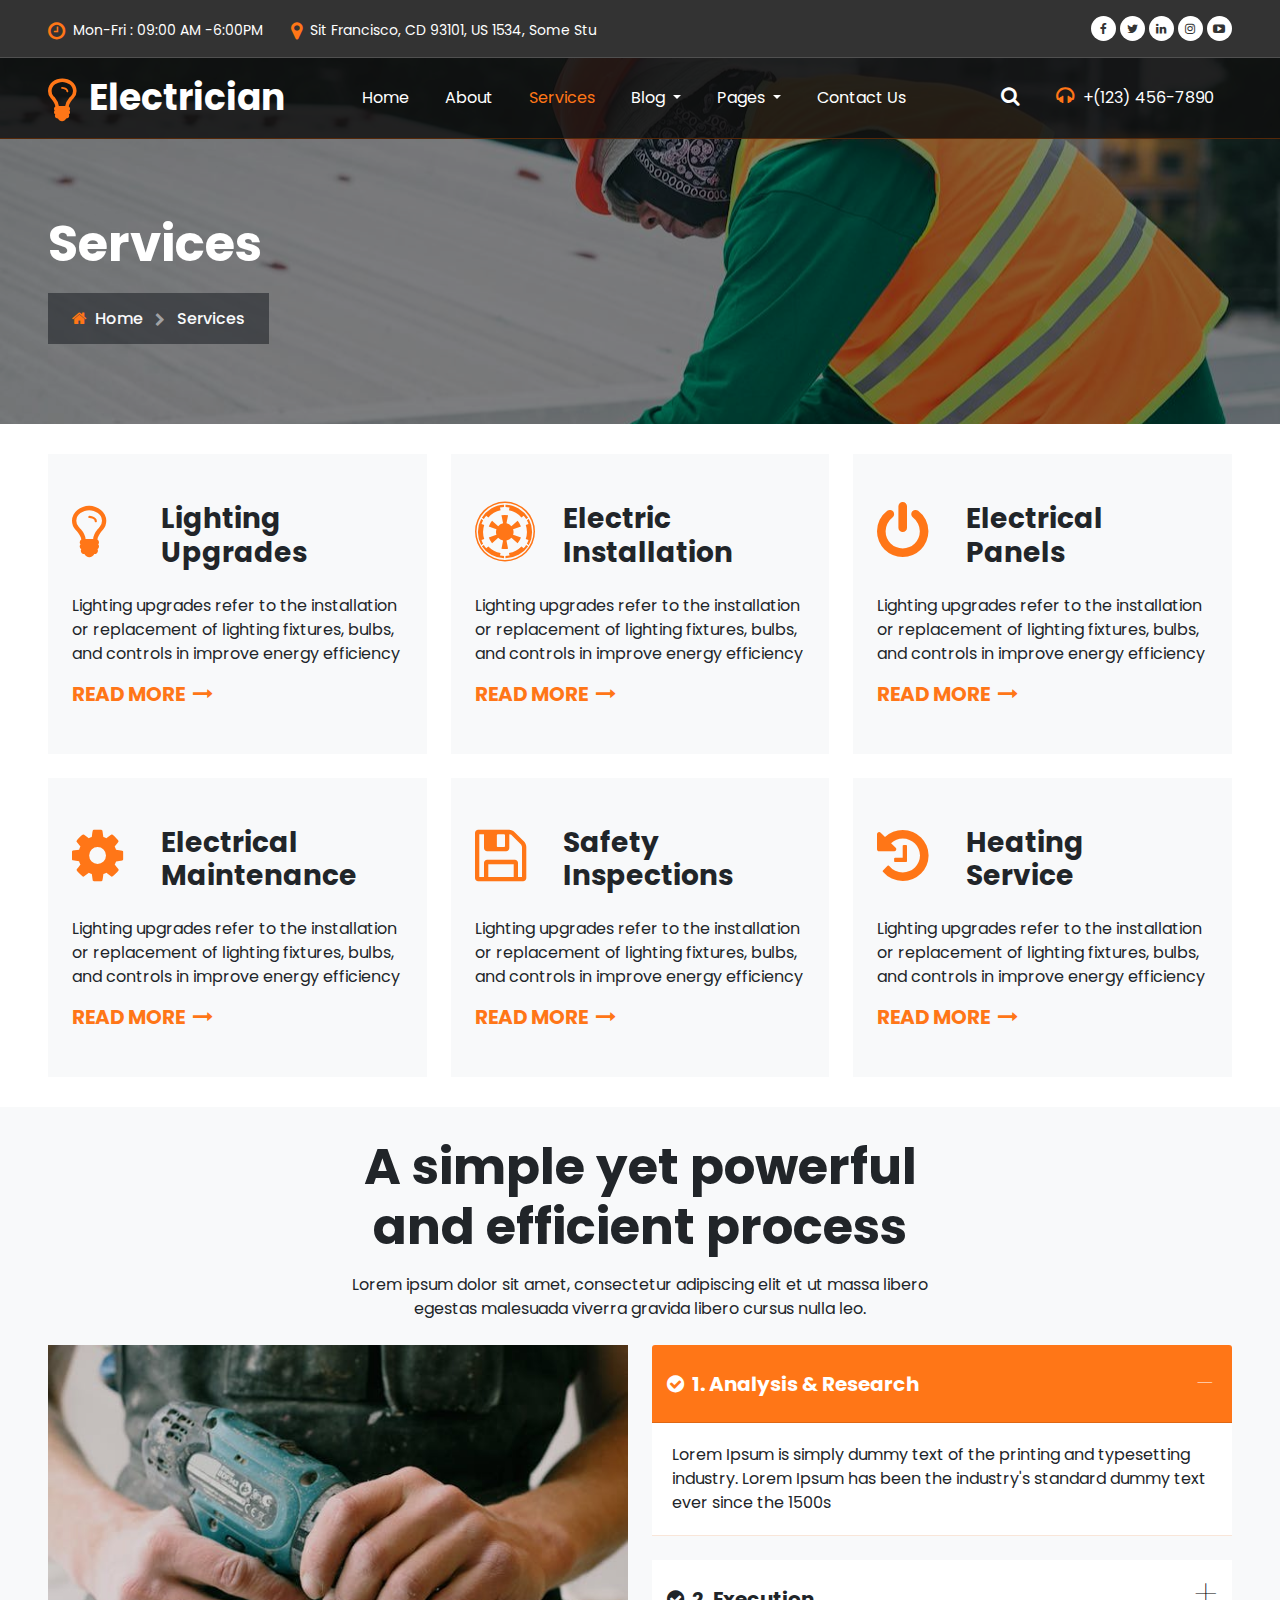
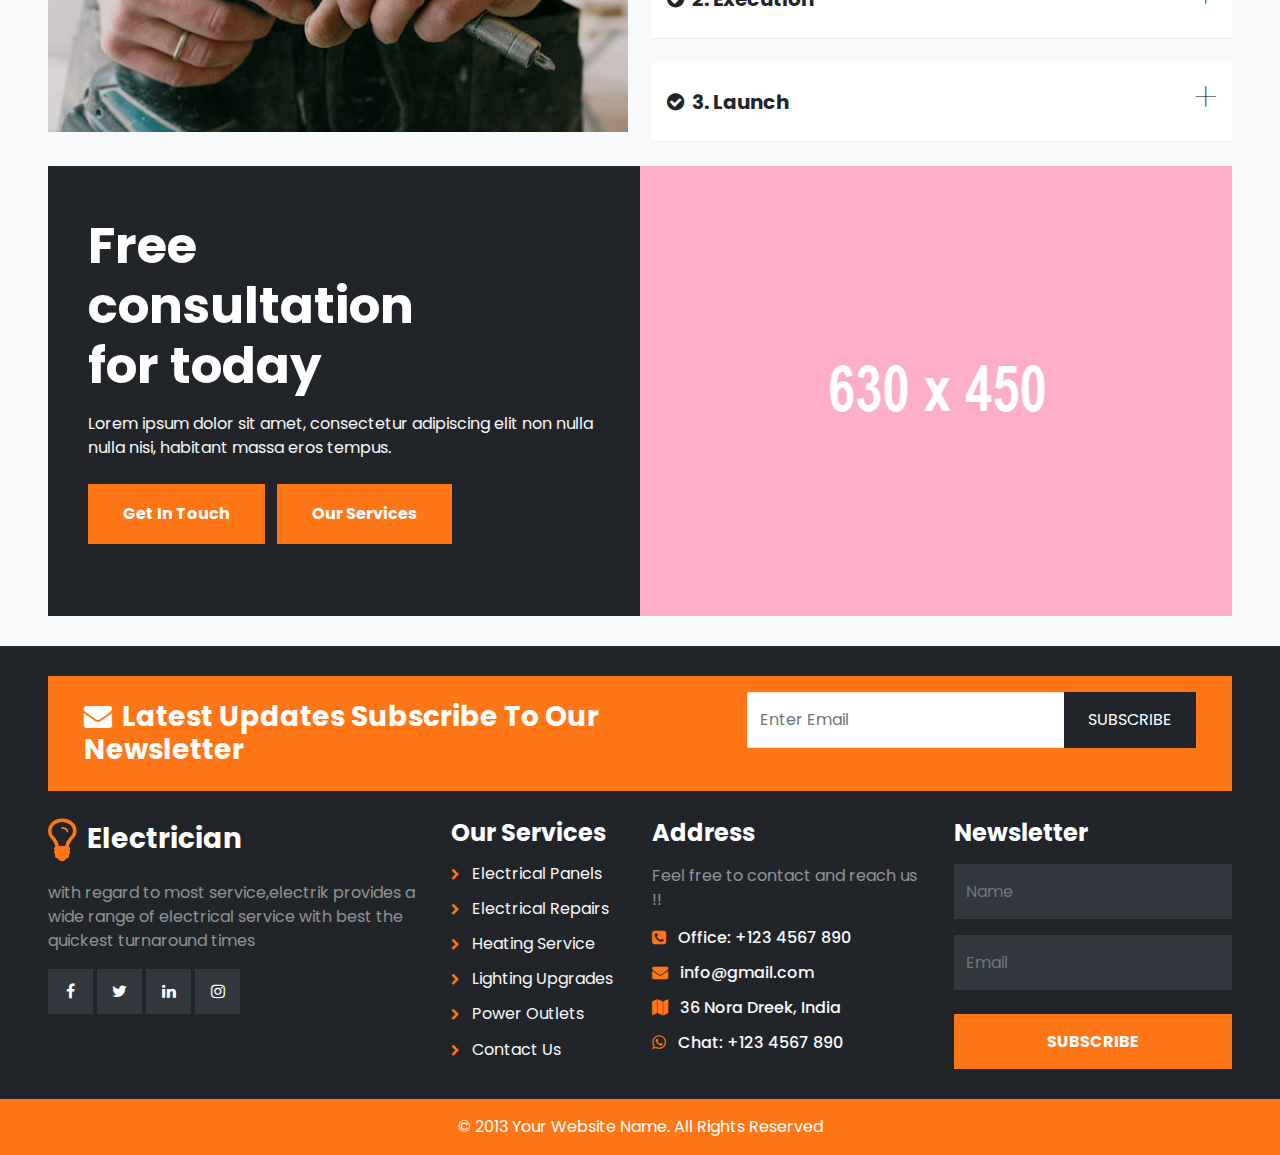
<file: services.html>
<!DOCTYPE html>
<html lang="en">
  <head>
    <meta charset="utf-8" />
    <meta http-equiv="X-UA-Compatible" content="IE=edge" />
    <meta name="viewport" content="width=device-width, initial-scale=1" />
    <title>Electrician</title>
    <link href="css/bootstrap.min.css" rel="stylesheet" />
    <link href="css/font-awesome.min.css" rel="stylesheet" />
    <link href="css/global.css" rel="stylesheet" />
    <link href="css/about.css" rel="stylesheet" />
    <link
      href="https://fonts.googleapis.com/css2?family=Poppins&display=swap"
      rel="stylesheet"
    />
    <script src="js/bootstrap.bundle.min.js"></script>
  </head>
  <body>
    <div class="main_serv">
      <div class="main_1 bg_backn">
        <section id="top" class="pt-3 pb-3">
          <div class="container-fluid px-5">
            <div class="row top_1">
              <div class="col-md-8">
                <div class="top_1l mt-1">
                  <ul class="mb-0 font_14">
                    <li class="text-white d-inline-block">
                      <i
                        class="fa fa-clock-o me-1 col_oran fs-5 align-middle"
                      ></i>
                      Mon-Fri : 09:00 AM -6:00PM
                    </li>
                    <li class="text-white d-inline-block ms-4">
                      <i
                        class="fa fa-map-marker me-1 col_oran fs-5 align-middle"
                      ></i>
                      Sit Francisco, CD 93101, US 1534, Some Stu
                    </li>
                  </ul>
                </div>
              </div>
              <div class="col-md-4">
                <div class="top_1r text-end">
                  <ul class="mb-0">
                    <li class="text-white d-inline-block">
                      <a
                        class="bg-white d-block rounded-circle text-center col_purp font_12"
                        href="#"
                        ><i class="fa fa-facebook"></i
                      ></a>
                    </li>
                    <li class="text-white d-inline-block">
                      <a
                        class="bg-white d-block rounded-circle text-center col_purp font_12"
                        href="#"
                        ><i class="fa fa-twitter"></i
                      ></a>
                    </li>
                    <li class="text-white d-inline-block">
                      <a
                        class="bg-white d-block rounded-circle text-center col_purp font_12"
                        href="#"
                        ><i class="fa fa-linkedin"></i
                      ></a>
                    </li>
                    <li class="text-white d-inline-block">
                      <a
                        class="bg-white d-block rounded-circle text-center col_purp font_12"
                        href="#"
                        ><i class="fa fa-instagram"></i
                      ></a>
                    </li>
                    <li class="text-white d-inline-block">
                      <a
                        class="bg-white d-block rounded-circle text-center col_purp font_12"
                        href="#"
                        ><i class="fa fa-youtube-play"></i
                      ></a>
                    </li>
                  </ul>
                </div>
              </div>
            </div>
          </div>
        </section>
        <section id="header">
          <nav
            class="navbar navbar-expand-md navbar-light pt-0 pb-0"
            id="navbar_sticky"
          >
            <div class="container-fluid px-5">
              <a
                class="text-white navbar-brand fw-bold me-0 p-0"
                href="index.html"
                ><i
                  class="fa fa-lightbulb-o col_oran me-1 font_50 align-middle"
                ></i>
                Electrician</a
              >
              <button
                class="navbar-toggler"
                type="button"
                data-bs-toggle="collapse"
                data-bs-target="#navbarSupportedContent"
                aria-controls="navbarSupportedContent"
                aria-expanded="false"
                aria-label="Toggle navigation"
              >
                <span class="navbar-toggler-icon"></span>
              </button>
              <div class="collapse navbar-collapse" id="navbarSupportedContent">
                <ul class="navbar-nav mb-0 ms-auto">
                  <li class="nav-item">
                    <a class="nav-link" aria-current="page" href="index.html"
                      >Home</a
                    >
                  </li>

                  <li class="nav-item">
                    <a class="nav-link" href="about.html">About </a>
                  </li>

                  <li class="nav-item">
                    <a class="nav-link active" href="services.html"
                      >Services
                    </a>
                  </li>

                  <li class="nav-item dropdown">
                    <a
                      class="nav-link dropdown-toggle"
                      href="#"
                      id="navbarDropdown"
                      role="button"
                      data-bs-toggle="dropdown"
                      aria-expanded="false"
                    >
                      Blog
                    </a>
                    <ul
                      class="dropdown-menu drop_1"
                      aria-labelledby="navbarDropdown"
                    >
                      <li>
                        <a class="dropdown-item" href="blog.html"> Blog</a>
                      </li>
                      <li>
                        <a
                          class="dropdown-item border-0"
                          href="blog_detail.html"
                        >
                          Blog Detail</a
                        >
                      </li>
                    </ul>
                  </li>

                  <li class="nav-item dropdown">
                    <a
                      class="nav-link dropdown-toggle"
                      href="#"
                      id="navbarDropdown"
                      role="button"
                      data-bs-toggle="dropdown"
                      aria-expanded="false"
                    >
                      Pages
                    </a>
                    <ul
                      class="dropdown-menu drop_1"
                      aria-labelledby="navbarDropdown"
                    >
                      <li>
                        <a class="dropdown-item" href="team.html"> Team</a>
                      </li>
                      <li>
                        <a class="dropdown-item" href="pricing.html">
                          Pricing</a
                        >
                      </li>
                      <li>
                        <a class="dropdown-item" href="appointment.html">
                          Appointment</a
                        >
                      </li>
                      <li>
                        <a class="dropdown-item border-0" href="faq.html">
                          Faq</a
                        >
                      </li>
                    </ul>
                  </li>

                  <li class="nav-item">
                    <a class="nav-link" href="contact.html">Contact Us</a>
                  </li>
                </ul>
                <ul class="navbar-nav mb-0 ms-auto">
                  <li class="nav-item dropdown">
                    <a
                      class="nav-link dropdown-toggle dropdown_search nav_hide fs-5 lh-1"
                      href="#"
                      id="navbarDropdown"
                      role="button"
                      data-bs-toggle="dropdown"
                      aria-expanded="false"
                    >
                      <i class="fa fa-search"></i>
                    </a>
                    <ul
                      class="dropdown-menu drop_2 drop_1 p-3"
                      aria-labelledby="navbarDropdown"
                    >
                      <li>
                        <div class="input-group">
                          <input
                            type="text"
                            class="form-control rounded-0"
                            placeholder="Search Here"
                          />
                          <span class="input-group-btn">
                            <button
                              class="btn btn-primary bg_oran rounded-0 p-3 px-4 border-0"
                              type="button"
                            >
                              <i class="fa fa-search"></i>
                            </button>
                          </span>
                        </div>
                      </li>
                    </ul>
                  </li>
                  <li class="nav-item">
                    <a class="nav-link" href="#"
                      ><i class="fa fa-headphones col_oran me-1 fs-5"></i>
                      +(123) 456-7890
                    </a>
                  </li>
                </ul>
              </div>
            </div>
          </nav>
        </section>
        <section id="center" class="center_o">
          <div class="container-fluid px-5">
            <div class="row center_o1">
              <div class="col-md-12">
                <h1 class="font_50 text-white lh-1">Services</h1>
                <h6 class="d-inline-block text-light p-3 px-4 mb-0 mt-3">
                  <a class="text-light" href="#"
                    ><i class="fa fa-home me-1 col_oran"></i> Home</a
                  >
                  <span
                    ><i
                      class="fa fa-chevron-right text-white-50 mx-2 align-middle font_14"
                    ></i
                  ></span>
                  Services
                </h6>
              </div>
            </div>
          </div>
        </section>
      </div>
    </div>

    <section id="serv_h" class="p_3">
      <div class="container-fluid px-5">
        <div class="row serv_h2">
          <div class="col-md-4">
            <div class="serv_h2i bg-light p-5 px-4">
              <div class="serv_h2i1 row">
                <div class="col-md-3">
                  <div class="serv_h2i1l">
                    <span class="font_60 col_oran lh-1"
                      ><i class="fa fa-lightbulb-o"></i
                    ></span>
                  </div>
                </div>
                <div class="col-md-9">
                  <div class="serv_h2i1r">
                    <h3>
                      Lighting <br />
                      Upgrades
                    </h3>
                  </div>
                </div>
              </div>
              <p class="mt-3">
                Lighting upgrades refer to the installation or replacement of
                lighting fixtures, bulbs, and controls in improve energy
                efficiency
              </p>
              <h5 class="mb-0">
                <a class="col_oran" href="#"
                  >READ MORE <i class="fa fa-long-arrow-right ms-1"></i
                ></a>
              </h5>
            </div>
          </div>
          <div class="col-md-4">
            <div class="serv_h2i bg-light p-5 px-4">
              <div class="serv_h2i1 row">
                <div class="col-md-3">
                  <div class="serv_h2i1l">
                    <span class="font_60 col_oran lh-1"
                      ><i class="fa fa-empire"></i
                    ></span>
                  </div>
                </div>
                <div class="col-md-9">
                  <div class="serv_h2i1r">
                    <h3>
                      Electric <br />
                      Installation
                    </h3>
                  </div>
                </div>
              </div>
              <p class="mt-3">
                Lighting upgrades refer to the installation or replacement of
                lighting fixtures, bulbs, and controls in improve energy
                efficiency
              </p>
              <h5 class="mb-0">
                <a class="col_oran" href="#"
                  >READ MORE <i class="fa fa-long-arrow-right ms-1"></i
                ></a>
              </h5>
            </div>
          </div>
          <div class="col-md-4">
            <div class="serv_h2i bg-light p-5 px-4">
              <div class="serv_h2i1 row">
                <div class="col-md-3">
                  <div class="serv_h2i1l">
                    <span class="font_60 col_oran lh-1"
                      ><i class="fa fa-power-off"></i
                    ></span>
                  </div>
                </div>
                <div class="col-md-9">
                  <div class="serv_h2i1r">
                    <h3>
                      Electrical <br />
                      Panels
                    </h3>
                  </div>
                </div>
              </div>
              <p class="mt-3">
                Lighting upgrades refer to the installation or replacement of
                lighting fixtures, bulbs, and controls in improve energy
                efficiency
              </p>
              <h5 class="mb-0">
                <a class="col_oran" href="#"
                  >READ MORE <i class="fa fa-long-arrow-right ms-1"></i
                ></a>
              </h5>
            </div>
          </div>
        </div>
        <div class="row serv_h2 mt-4">
          <div class="col-md-4">
            <div class="serv_h2i bg-light p-5 px-4">
              <div class="serv_h2i1 row">
                <div class="col-md-3">
                  <div class="serv_h2i1l">
                    <span class="font_60 col_oran lh-1"
                      ><i class="fa fa-gear"></i
                    ></span>
                  </div>
                </div>
                <div class="col-md-9">
                  <div class="serv_h2i1r">
                    <h3>
                      Electrical <br />
                      Maintenance
                    </h3>
                  </div>
                </div>
              </div>
              <p class="mt-3">
                Lighting upgrades refer to the installation or replacement of
                lighting fixtures, bulbs, and controls in improve energy
                efficiency
              </p>
              <h5 class="mb-0">
                <a class="col_oran" href="#"
                  >READ MORE <i class="fa fa-long-arrow-right ms-1"></i
                ></a>
              </h5>
            </div>
          </div>
          <div class="col-md-4">
            <div class="serv_h2i bg-light p-5 px-4">
              <div class="serv_h2i1 row">
                <div class="col-md-3">
                  <div class="serv_h2i1l">
                    <span class="font_60 col_oran lh-1"
                      ><i class="fa fa-save"></i
                    ></span>
                  </div>
                </div>
                <div class="col-md-9">
                  <div class="serv_h2i1r">
                    <h3>
                      Safety <br />
                      Inspections
                    </h3>
                  </div>
                </div>
              </div>
              <p class="mt-3">
                Lighting upgrades refer to the installation or replacement of
                lighting fixtures, bulbs, and controls in improve energy
                efficiency
              </p>
              <h5 class="mb-0">
                <a class="col_oran" href="#"
                  >READ MORE <i class="fa fa-long-arrow-right ms-1"></i
                ></a>
              </h5>
            </div>
          </div>
          <div class="col-md-4">
            <div class="serv_h2i bg-light p-5 px-4">
              <div class="serv_h2i1 row">
                <div class="col-md-3">
                  <div class="serv_h2i1l">
                    <span class="font_60 col_oran lh-1"
                      ><i class="fa fa-history"></i
                    ></span>
                  </div>
                </div>
                <div class="col-md-9">
                  <div class="serv_h2i1r">
                    <h3>
                      Heating <br />
                      Service
                    </h3>
                  </div>
                </div>
              </div>
              <p class="mt-3">
                Lighting upgrades refer to the installation or replacement of
                lighting fixtures, bulbs, and controls in improve energy
                efficiency
              </p>
              <h5 class="mb-0">
                <a class="col_oran" href="#"
                  >READ MORE <i class="fa fa-long-arrow-right ms-1"></i
                ></a>
              </h5>
            </div>
          </div>
        </div>
      </div>
    </section>

    <section id="process" class="p_3 bg-light">
      <div class="container-fluid px-5">
        <div class="serv_h1 row text-center mb-4">
          <div class="col-md-12">
            <h1 class="font_50">
              A simple yet powerful <br />
              and efficient process
            </h1>
            <p class="mb-0 mt-3">
              Lorem ipsum dolor sit amet, consectetur adipiscing elit et ut
              massa libero <br />
              egestas malesuada viverra gravida libero cursus nulla leo.
            </p>
          </div>
        </div>
        <div class="faq_1 row">
          <div class="col-md-6">
            <div class="faq_1l">
              <div class="grid clearfix">
                <figure class="effect-jazz mb-0">
                  <a href="#"
                    ><img src="img/3.jpg" class="w-100" alt="abc"
                  /></a>
                </figure>
              </div>
            </div>
          </div>
          <div class="col-md-6">
            <div class="faq_1r">
              <div class="accordion" id="accordionExample">
                <div class="accordion-item mb-0">
                  <h2 class="accordion-header" id="headingOne">
                    <button
                      class="accordion-button"
                      type="button"
                      data-bs-toggle="collapse"
                      data-bs-target="#collapseOne"
                      aria-expanded="true"
                      aria-controls="collapseOne"
                    >
                      <i class="fa fa-check-circle me-2"></i> 1. Analysis &
                      Research
                    </button>
                  </h2>
                  <div
                    id="collapseOne"
                    class="accordion-collapse collapse show"
                    aria-labelledby="headingOne"
                    data-bs-parent="#accordionExample"
                    style=""
                  >
                    <div class="accordion-body">
                      <p class="mb-0">
                        Lorem Ipsum is simply dummy text of the printing and
                        typesetting industry. Lorem Ipsum has been the
                        industry's standard dummy text ever since the 1500s
                      </p>
                    </div>
                  </div>
                </div>

                <div class="accordion-item mb-0 mt-4">
                  <h2 class="accordion-header" id="headingTwo">
                    <button
                      class="accordion-button collapsed"
                      type="button"
                      data-bs-toggle="collapse"
                      data-bs-target="#collapseTwo"
                      aria-expanded="false"
                      aria-controls="collapseTwo"
                    >
                      <i class="fa fa-check-circle me-2"></i> 2. Execution
                    </button>
                  </h2>
                  <div
                    id="collapseTwo"
                    class="accordion-collapse collapse"
                    aria-labelledby="headingTwo"
                    data-bs-parent="#accordionExample"
                  >
                    <div class="accordion-body">
                      <p class="mb-0">
                        Lorem Ipsum is simply dummy text of the printing and
                        typesetting industry. Lorem Ipsum has been the
                        industry's standard dummy text ever since the 1500s
                      </p>
                    </div>
                  </div>
                </div>

                <div class="accordion-item mb-0 mt-4">
                  <h2 class="accordion-header" id="headingThree">
                    <button
                      class="accordion-button collapsed"
                      type="button"
                      data-bs-toggle="collapse"
                      data-bs-target="#collapseThree"
                      aria-expanded="false"
                      aria-controls="collapseThree"
                    >
                      <i class="fa fa-check-circle me-2"></i> 3. Launch
                    </button>
                  </h2>
                  <div
                    id="collapseThree"
                    class="accordion-collapse collapse"
                    aria-labelledby="headingThree"
                    data-bs-parent="#accordionExample"
                  >
                    <div class="accordion-body">
                      <p class="mb-0">
                        Lorem Ipsum is simply dummy text of the printing and
                        typesetting industry. Lorem Ipsum has been the
                        industry's standard dummy text ever since the 1500s
                      </p>
                    </div>
                  </div>
                </div>
              </div>
            </div>
          </div>
        </div>
        <div class="process_1 row mt-4">
          <div class="col-md-6 pe-0">
            <div class="process_1l bg-dark">
              <h1 class="text-white font_50">
                Free <br />
                consultation <br />
                for today
              </h1>
              <p class="mt-3 text-light">
                Lorem ipsum dolor sit amet, consectetur adipiscing elit non
                nulla nulla nisi, habitant massa eros tempus.
              </p>
              <ul class="mb-0 mt-4">
                <li class="d-inline-block">
                  <a class="button" href="#"> Get In Touch </a>
                </li>
                <li class="d-inline-block ms-2">
                  <a class="button_1" href="#"> Our Services </a>
                </li>
              </ul>
            </div>
          </div>
          <div class="col-md-6 ps-0">
            <div class="process_1r">
              <div class="grid clearfix">
                <figure class="effect-jazz mb-0">
                  <a href="#"
                    ><img src="img/29.jpg" height="450" class="w-100" alt="abc"
                  /></a>
                </figure>
              </div>
            </div>
          </div>
        </div>
      </div>
    </section>

    <section id="footer" class="p_3 bg-dark">
      <div class="container-fluid px-5">
        <div class="row footer_1 mb-4 bg_oran mx-0 p-3 px-4">
          <div class="col-md-7">
            <div class="footer_1l pt-2">
              <h3 class="text-white">
                <i class="fa fa-envelope me-1"></i> Latest Updates Subscribe To
                Our Newsletter
              </h3>
            </div>
          </div>
          <div class="col-md-5">
            <div class="footer_1r">
              <div class="input-group">
                <input
                  type="text"
                  class="form-control rounded-0"
                  placeholder="Enter Email"
                />
                <span class="input-group-btn">
                  <button
                    class="btn btn-primary bg-dark rounded-0 p-3 px-4 border-0"
                    type="button"
                  >
                    SUBSCRIBE
                  </button>
                </span>
              </div>
            </div>
          </div>
        </div>
        <div class="row footer_2">
          <div class="col-md-4">
            <div class="footer_2i">
              <h3 class="mb-3">
                <a class="text-white" href="index.html"
                  ><i
                    class="fa fa-lightbulb-o col_oran me-1 font_50 align-middle"
                  ></i>
                  Electrician</a
                >
              </h3>
              <p class="text-white-50">
                with regard to most service,electrik provides a wide range of
                electrical service with best the quickest turnaround times
              </p>
              <ul class="mb-0">
                <li class="text-white d-inline-block">
                  <a class="d-block text-center" href="#"
                    ><i class="fa fa-facebook"></i
                  ></a>
                </li>
                <li class="text-white d-inline-block">
                  <a class="d-block text-center" href="#"
                    ><i class="fa fa-twitter"></i
                  ></a>
                </li>
                <li class="text-white d-inline-block">
                  <a class="d-block text-center" href="#"
                    ><i class="fa fa-linkedin"></i
                  ></a>
                </li>
                <li class="text-white d-inline-block">
                  <a class="d-block text-center" href="#"
                    ><i class="fa fa-instagram"></i
                  ></a>
                </li>
              </ul>
            </div>
          </div>
          <div class="col-md-2">
            <div class="footer_2i">
              <h4 class="text-white mb-3 mt-1">Our Services</h4>
              <div class="row footer_2ism">
                <h6 class="fw-normal col-md-12 col-6">
                  <a class="text-light" href="#"
                    ><i class="fa fa-chevron-right me-2 col_oran font_12"></i>
                    Electrical Panels</a
                  >
                </h6>
                <h6 class="fw-normal mt-2 col-md-12 col-6">
                  <a class="text-light" href="#"
                    ><i class="fa fa-chevron-right me-2 col_oran font_12"></i>
                    Electrical Repairs</a
                  >
                </h6>
                <h6 class="fw-normal mt-2 col-md-12 col-6">
                  <a class="text-light" href="#"
                    ><i class="fa fa-chevron-right me-2 col_oran font_12"></i>
                    Heating Service</a
                  >
                </h6>
                <h6 class="fw-normal mt-2 col-md-12 col-6">
                  <a class="text-light" href="#"
                    ><i class="fa fa-chevron-right me-2 col_oran font_12"></i>
                    Lighting Upgrades</a
                  >
                </h6>
                <h6 class="fw-normal mt-2 col-md-12 col-6">
                  <a class="text-light" href="#"
                    ><i class="fa fa-chevron-right me-2 col_oran font_12"></i>
                    Power Outlets</a
                  >
                </h6>
                <h6 class="fw-normal mt-2 col-md-12 col-6 mb-0">
                  <a class="text-light" href="#"
                    ><i class="fa fa-chevron-right me-2 col_oran font_12"></i>
                    Contact Us</a
                  >
                </h6>
              </div>
            </div>
          </div>
          <div class="col-md-3">
            <div class="footer_2i">
              <h4 class="text-white mb-3 mt-1">Address</h4>
              <p class="text-white-50">Feel free to contact and reach us !!</p>
              <h6 class="text-light">
                <i class="fa fa-phone-square col_oran me-2"></i> Office: +123
                4567 890
              </h6>
              <h6 class="text-light mt-3">
                <i class="fa fa-envelope col_oran me-2"></i> info@gmail.com
              </h6>
              <h6 class="text-light mt-3">
                <i class="fa fa-map col_oran me-2"></i> 36 Nora Dreek, India
              </h6>
              <h6 class="text-light mt-3 mb-0">
                <i class="fa fa-whatsapp col_oran me-2"></i> Chat: +123 4567 890
              </h6>
            </div>
          </div>
          <div class="col-md-3">
            <div class="footer_2i">
              <h4 class="text-white mb-3 mt-1">Newsletter</h4>
              <input
                class="form-control text-white border-0"
                placeholder="Name"
                type="text"
              />
              <input
                class="form-control text-white mt-3 border-0"
                placeholder="Email"
                type="text"
              />
              <h6 class="mb-0 mt-4">
                <a class="button d-block text-center text-uppercase" href="#"
                  >Subscribe
                </a>
              </h6>
            </div>
          </div>
        </div>
      </div>
    </section>

    <section id="footer_b" class="pt-3 pb-3 bg_oran">
      <div class="container-fluid px-5">
        <div class="row footer_b1 text-center">
          <div class="col-md-12">
			<p class="mb-0 text-white">© 2013 Your Website Name. All Rights Reserved</p>
          </div>
        </div>
      </div>
    </section>

    <script>
      window.onscroll = function () {
        myFunction();
      };
      var navbar_sticky = document.getElementById("navbar_sticky");
      var sticky = navbar_sticky.offsetTop;
      var navbar_height = document.querySelector(".navbar").offsetHeight;
      function myFunction() {
        if (window.pageYOffset >= sticky + navbar_height) {
          navbar_sticky.classList.add("sticky");
          document.body.style.paddingTop = navbar_height + "px";
        } else {
          navbar_sticky.classList.remove("sticky");
          document.body.style.paddingTop = "0";
        }
      }
    </script>
  </body>
</html>
</file>
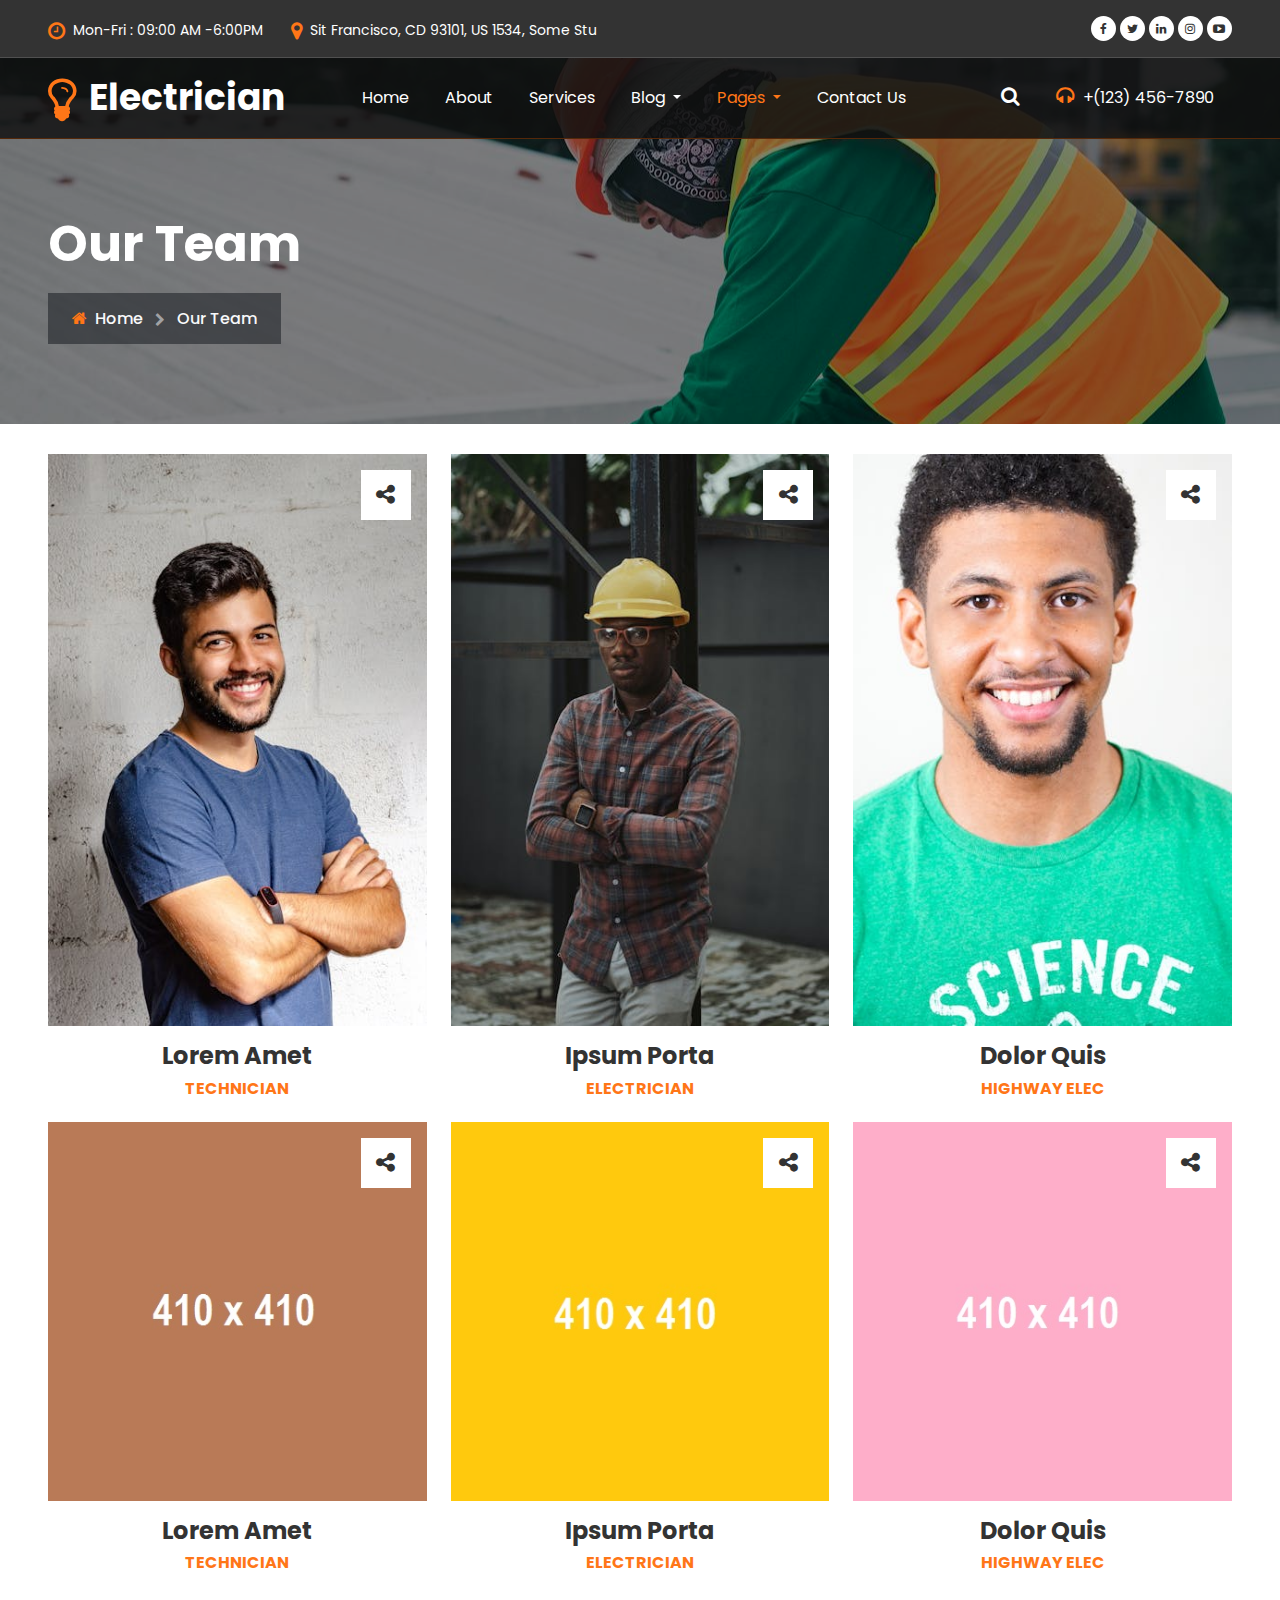
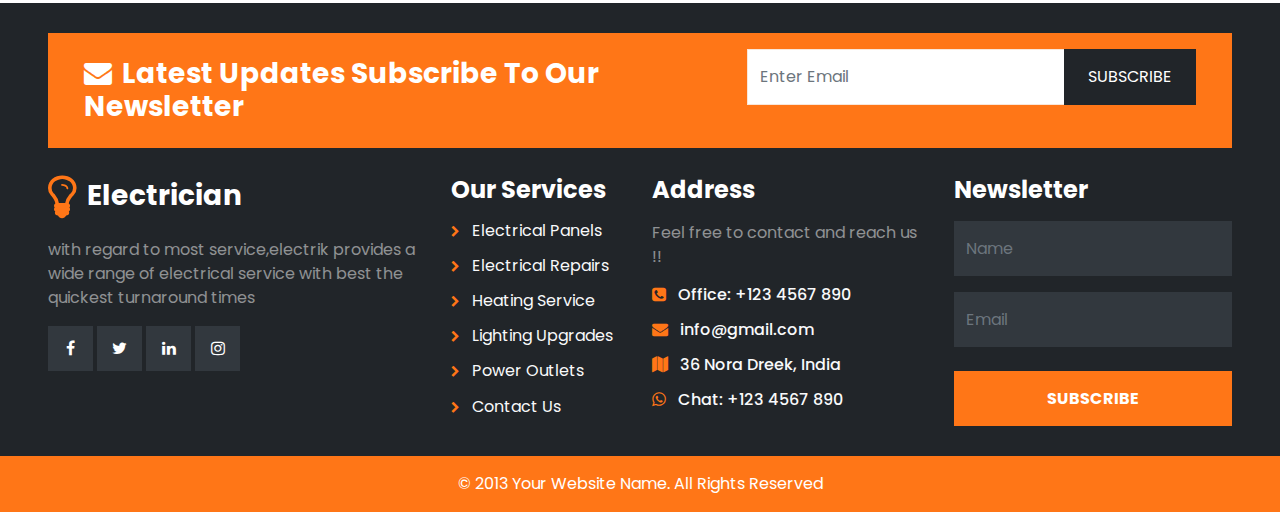
<file: team.html>
<!DOCTYPE html>
<html lang="en">
  <head>
    <meta charset="utf-8" />
    <meta http-equiv="X-UA-Compatible" content="IE=edge" />
    <meta name="viewport" content="width=device-width, initial-scale=1" />
    <title>Electrician</title>
    <link href="css/bootstrap.min.css" rel="stylesheet" />
    <link href="css/font-awesome.min.css" rel="stylesheet" />
    <link href="css/global.css" rel="stylesheet" />
    <link href="css/about.css" rel="stylesheet" />
    <link
      href="https://fonts.googleapis.com/css2?family=Poppins&display=swap"
      rel="stylesheet"
    />
    <script src="js/bootstrap.bundle.min.js"></script>
  </head>
  <body>
    <div class="main_team">
      <div class="main_1 bg_backn">
        <section id="top" class="pt-3 pb-3">
          <div class="container-fluid px-5">
            <div class="row top_1">
              <div class="col-md-8">
                <div class="top_1l mt-1">
                  <ul class="mb-0 font_14">
                    <li class="text-white d-inline-block">
                      <i
                        class="fa fa-clock-o me-1 col_oran fs-5 align-middle"
                      ></i>
                      Mon-Fri : 09:00 AM -6:00PM
                    </li>
                    <li class="text-white d-inline-block ms-4">
                      <i
                        class="fa fa-map-marker me-1 col_oran fs-5 align-middle"
                      ></i>
                      Sit Francisco, CD 93101, US 1534, Some Stu
                    </li>
                  </ul>
                </div>
              </div>
              <div class="col-md-4">
                <div class="top_1r text-end">
                  <ul class="mb-0">
                    <li class="text-white d-inline-block">
                      <a
                        class="bg-white d-block rounded-circle text-center col_purp font_12"
                        href="#"
                        ><i class="fa fa-facebook"></i
                      ></a>
                    </li>
                    <li class="text-white d-inline-block">
                      <a
                        class="bg-white d-block rounded-circle text-center col_purp font_12"
                        href="#"
                        ><i class="fa fa-twitter"></i
                      ></a>
                    </li>
                    <li class="text-white d-inline-block">
                      <a
                        class="bg-white d-block rounded-circle text-center col_purp font_12"
                        href="#"
                        ><i class="fa fa-linkedin"></i
                      ></a>
                    </li>
                    <li class="text-white d-inline-block">
                      <a
                        class="bg-white d-block rounded-circle text-center col_purp font_12"
                        href="#"
                        ><i class="fa fa-instagram"></i
                      ></a>
                    </li>
                    <li class="text-white d-inline-block">
                      <a
                        class="bg-white d-block rounded-circle text-center col_purp font_12"
                        href="#"
                        ><i class="fa fa-youtube-play"></i
                      ></a>
                    </li>
                  </ul>
                </div>
              </div>
            </div>
          </div>
        </section>
        <section id="header">
          <nav
            class="navbar navbar-expand-md navbar-light pt-0 pb-0"
            id="navbar_sticky"
          >
            <div class="container-fluid px-5">
              <a
                class="text-white navbar-brand fw-bold me-0 p-0"
                href="index.html"
                ><i
                  class="fa fa-lightbulb-o col_oran me-1 font_50 align-middle"
                ></i>
                Electrician</a
              >
              <button
                class="navbar-toggler"
                type="button"
                data-bs-toggle="collapse"
                data-bs-target="#navbarSupportedContent"
                aria-controls="navbarSupportedContent"
                aria-expanded="false"
                aria-label="Toggle navigation"
              >
                <span class="navbar-toggler-icon"></span>
              </button>
              <div class="collapse navbar-collapse" id="navbarSupportedContent">
                <ul class="navbar-nav mb-0 ms-auto">
                  <li class="nav-item">
                    <a class="nav-link" aria-current="page" href="index.html"
                      >Home</a
                    >
                  </li>

                  <li class="nav-item">
                    <a class="nav-link" href="about.html">About </a>
                  </li>

                  <li class="nav-item">
                    <a class="nav-link" href="services.html">Services </a>
                  </li>

                  <li class="nav-item dropdown">
                    <a
                      class="nav-link dropdown-toggle"
                      href="#"
                      id="navbarDropdown"
                      role="button"
                      data-bs-toggle="dropdown"
                      aria-expanded="false"
                    >
                      Blog
                    </a>
                    <ul
                      class="dropdown-menu drop_1"
                      aria-labelledby="navbarDropdown"
                    >
                      <li>
                        <a class="dropdown-item" href="blog.html"> Blog</a>
                      </li>
                      <li>
                        <a
                          class="dropdown-item border-0"
                          href="blog_detail.html"
                        >
                          Blog Detail</a
                        >
                      </li>
                    </ul>
                  </li>

                  <li class="nav-item dropdown">
                    <a
                      class="nav-link dropdown-toggle active"
                      href="#"
                      id="navbarDropdown"
                      role="button"
                      data-bs-toggle="dropdown"
                      aria-expanded="false"
                    >
                      Pages
                    </a>
                    <ul
                      class="dropdown-menu drop_1"
                      aria-labelledby="navbarDropdown"
                    >
                      <li>
                        <a class="dropdown-item" href="team.html"> Team</a>
                      </li>
                      <li>
                        <a class="dropdown-item" href="pricing.html">
                          Pricing</a
                        >
                      </li>
                      <li>
                        <a class="dropdown-item" href="appointment.html">
                          Appointment</a
                        >
                      </li>
                      <li>
                        <a class="dropdown-item border-0" href="faq.html">
                          Faq</a
                        >
                      </li>
                    </ul>
                  </li>

                  <li class="nav-item">
                    <a class="nav-link" href="contact.html">Contact Us</a>
                  </li>
                </ul>
                <ul class="navbar-nav mb-0 ms-auto">
                  <li class="nav-item dropdown">
                    <a
                      class="nav-link dropdown-toggle dropdown_search nav_hide fs-5 lh-1"
                      href="#"
                      id="navbarDropdown"
                      role="button"
                      data-bs-toggle="dropdown"
                      aria-expanded="false"
                    >
                      <i class="fa fa-search"></i>
                    </a>
                    <ul
                      class="dropdown-menu drop_2 drop_1 p-3"
                      aria-labelledby="navbarDropdown"
                    >
                      <li>
                        <div class="input-group">
                          <input
                            type="text"
                            class="form-control rounded-0"
                            placeholder="Search Here"
                          />
                          <span class="input-group-btn">
                            <button
                              class="btn btn-primary bg_oran rounded-0 p-3 px-4 border-0"
                              type="button"
                            >
                              <i class="fa fa-search"></i>
                            </button>
                          </span>
                        </div>
                      </li>
                    </ul>
                  </li>
                  <li class="nav-item">
                    <a class="nav-link" href="#"
                      ><i class="fa fa-headphones col_oran me-1 fs-5"></i>
                      +(123) 456-7890
                    </a>
                  </li>
                </ul>
              </div>
            </div>
          </nav>
        </section>
        <section id="center" class="center_o">
          <div class="container-fluid px-5">
            <div class="row center_o1">
              <div class="col-md-12">
                <h1 class="font_50 text-white lh-1">Our Team</h1>
                <h6 class="d-inline-block text-light p-3 px-4 mb-0 mt-3">
                  <a class="text-light" href="#"
                    ><i class="fa fa-home me-1 col_oran"></i> Home</a
                  >
                  <span
                    ><i
                      class="fa fa-chevron-right text-white-50 mx-2 align-middle font_14"
                    ></i
                  ></span>
                  Our Team
                </h6>
              </div>
            </div>
          </div>
        </section>
      </div>
    </div>

    <section id="team_h" class="p_3">
      <div class="container-fluid px-5">
        <div class="row team_h1">
          <div class="col-md-4">
            <div class="team_h1i">
              <div class="team_h1i1 position-relative">
                <div class="team_h1i1i">
                  <div class="grid clearfix">
                    <figure class="effect-jazz mb-0">
                      <a href="#"
                        ><img src="img/6.jpg" class="w-100" alt="abc"
                      /></a>
                    </figure>
                  </div>
                </div>
                <div
                  class="team_h1i1i1 position-absolute top-0 text-end w-100 p-3"
                >
                  <ul class="mb-0 nav_1">
                    <li>
                      <a class="bg-white" href="#"
                        ><i class="fa fa-share-alt"></i
                      ></a>
                    </li>
                  </ul>
                  <ul class="mb-0 nav_2">
                    <li>
                      <a class="bg_oran text-white" href="#"
                        ><i class="fa fa-instagram"></i
                      ></a>
                    </li>
                    <li>
                      <a class="bg_oran text-white" href="#"
                        ><i class="fa fa-twitter"></i
                      ></a>
                    </li>
                    <li>
                      <a class="bg_oran text-white" href="#"
                        ><i class="fa fa-linkedin"></i
                      ></a>
                    </li>
                  </ul>
                </div>
              </div>
              <div class="team_h1i2 text-center">
                <h4 class="mt-3"><a href="#">Lorem Amet</a></h4>
                <h5 class="col_oran fs-6 mb-0">TECHNICIAN</h5>
              </div>
            </div>
          </div>
          <div class="col-md-4">
            <div class="team_h1i">
              <div class="team_h1i1 position-relative">
                <div class="team_h1i1i">
                  <div class="grid clearfix">
                    <figure class="effect-jazz mb-0">
                      <a href="#"
                        ><img src="img/7.jpg" class="w-100" alt="abc"
                      /></a>
                    </figure>
                  </div>
                </div>
                <div
                  class="team_h1i1i1 position-absolute top-0 text-end w-100 p-3"
                >
                  <ul class="mb-0 nav_1">
                    <li>
                      <a class="bg-white" href="#"
                        ><i class="fa fa-share-alt"></i
                      ></a>
                    </li>
                  </ul>
                  <ul class="mb-0 nav_2">
                    <li>
                      <a class="bg_oran text-white" href="#"
                        ><i class="fa fa-instagram"></i
                      ></a>
                    </li>
                    <li>
                      <a class="bg_oran text-white" href="#"
                        ><i class="fa fa-twitter"></i
                      ></a>
                    </li>
                    <li>
                      <a class="bg_oran text-white" href="#"
                        ><i class="fa fa-linkedin"></i
                      ></a>
                    </li>
                  </ul>
                </div>
              </div>
              <div class="team_h1i2 text-center">
                <h4 class="mt-3"><a href="#">Ipsum Porta</a></h4>
                <h5 class="col_oran fs-6 text-uppercase mb-0">Electrician</h5>
              </div>
            </div>
          </div>
          <div class="col-md-4">
            <div class="team_h1i">
              <div class="team_h1i1 position-relative">
                <div class="team_h1i1i">
                  <div class="grid clearfix">
                    <figure class="effect-jazz mb-0">
                      <a href="#"
                        ><img src="img/8.jpg" class="w-100" alt="abc"
                      /></a>
                    </figure>
                  </div>
                </div>
                <div
                  class="team_h1i1i1 position-absolute top-0 text-end w-100 p-3"
                >
                  <ul class="mb-0 nav_1">
                    <li>
                      <a class="bg-white" href="#"
                        ><i class="fa fa-share-alt"></i
                      ></a>
                    </li>
                  </ul>
                  <ul class="mb-0 nav_2">
                    <li>
                      <a class="bg_oran text-white" href="#"
                        ><i class="fa fa-instagram"></i
                      ></a>
                    </li>
                    <li>
                      <a class="bg_oran text-white" href="#"
                        ><i class="fa fa-twitter"></i
                      ></a>
                    </li>
                    <li>
                      <a class="bg_oran text-white" href="#"
                        ><i class="fa fa-linkedin"></i
                      ></a>
                    </li>
                  </ul>
                </div>
              </div>
              <div class="team_h1i2 text-center">
                <h4 class="mt-3"><a href="#">Dolor Quis</a></h4>
                <h5 class="col_oran fs-6 mb-0">HIGHWAY ELEC</h5>
              </div>
            </div>
          </div>
        </div>
        <div class="row team_h1 mt-4">
          <div class="col-md-4">
            <div class="team_h1i">
              <div class="team_h1i1 position-relative">
                <div class="team_h1i1i">
                  <div class="grid clearfix">
                    <figure class="effect-jazz mb-0">
                      <a href="#"
                        ><img src="img/31.jpg" class="w-100" alt="abc"
                      /></a>
                    </figure>
                  </div>
                </div>
                <div
                  class="team_h1i1i1 position-absolute top-0 text-end w-100 p-3"
                >
                  <ul class="mb-0 nav_1">
                    <li>
                      <a class="bg-white" href="#"
                        ><i class="fa fa-share-alt"></i
                      ></a>
                    </li>
                  </ul>
                  <ul class="mb-0 nav_2">
                    <li>
                      <a class="bg_oran text-white" href="#"
                        ><i class="fa fa-instagram"></i
                      ></a>
                    </li>
                    <li>
                      <a class="bg_oran text-white" href="#"
                        ><i class="fa fa-twitter"></i
                      ></a>
                    </li>
                    <li>
                      <a class="bg_oran text-white" href="#"
                        ><i class="fa fa-linkedin"></i
                      ></a>
                    </li>
                  </ul>
                </div>
              </div>
              <div class="team_h1i2 text-center">
                <h4 class="mt-3"><a href="#">Lorem Amet</a></h4>
                <h5 class="col_oran fs-6 mb-0">TECHNICIAN</h5>
              </div>
            </div>
          </div>
          <div class="col-md-4">
            <div class="team_h1i">
              <div class="team_h1i1 position-relative">
                <div class="team_h1i1i">
                  <div class="grid clearfix">
                    <figure class="effect-jazz mb-0">
                      <a href="#"
                        ><img src="img/32.jpg" class="w-100" alt="abc"
                      /></a>
                    </figure>
                  </div>
                </div>
                <div
                  class="team_h1i1i1 position-absolute top-0 text-end w-100 p-3"
                >
                  <ul class="mb-0 nav_1">
                    <li>
                      <a class="bg-white" href="#"
                        ><i class="fa fa-share-alt"></i
                      ></a>
                    </li>
                  </ul>
                  <ul class="mb-0 nav_2">
                    <li>
                      <a class="bg_oran text-white" href="#"
                        ><i class="fa fa-instagram"></i
                      ></a>
                    </li>
                    <li>
                      <a class="bg_oran text-white" href="#"
                        ><i class="fa fa-twitter"></i
                      ></a>
                    </li>
                    <li>
                      <a class="bg_oran text-white" href="#"
                        ><i class="fa fa-linkedin"></i
                      ></a>
                    </li>
                  </ul>
                </div>
              </div>
              <div class="team_h1i2 text-center">
                <h4 class="mt-3"><a href="#">Ipsum Porta</a></h4>
                <h5 class="col_oran fs-6 text-uppercase mb-0">Electrician</h5>
              </div>
            </div>
          </div>
          <div class="col-md-4">
            <div class="team_h1i">
              <div class="team_h1i1 position-relative">
                <div class="team_h1i1i">
                  <div class="grid clearfix">
                    <figure class="effect-jazz mb-0">
                      <a href="#"
                        ><img src="img/33.jpg" class="w-100" alt="abc"
                      /></a>
                    </figure>
                  </div>
                </div>
                <div
                  class="team_h1i1i1 position-absolute top-0 text-end w-100 p-3"
                >
                  <ul class="mb-0 nav_1">
                    <li>
                      <a class="bg-white" href="#"
                        ><i class="fa fa-share-alt"></i
                      ></a>
                    </li>
                  </ul>
                  <ul class="mb-0 nav_2">
                    <li>
                      <a class="bg_oran text-white" href="#"
                        ><i class="fa fa-instagram"></i
                      ></a>
                    </li>
                    <li>
                      <a class="bg_oran text-white" href="#"
                        ><i class="fa fa-twitter"></i
                      ></a>
                    </li>
                    <li>
                      <a class="bg_oran text-white" href="#"
                        ><i class="fa fa-linkedin"></i
                      ></a>
                    </li>
                  </ul>
                </div>
              </div>
              <div class="team_h1i2 text-center">
                <h4 class="mt-3"><a href="#">Dolor Quis</a></h4>
                <h5 class="col_oran fs-6 mb-0">HIGHWAY ELEC</h5>
              </div>
            </div>
          </div>
        </div>
      </div>
    </section>

    <section id="footer" class="p_3 bg-dark">
      <div class="container-fluid px-5">
        <div class="row footer_1 mb-4 bg_oran mx-0 p-3 px-4">
          <div class="col-md-7">
            <div class="footer_1l pt-2">
              <h3 class="text-white">
                <i class="fa fa-envelope me-1"></i> Latest Updates Subscribe To
                Our Newsletter
              </h3>
            </div>
          </div>
          <div class="col-md-5">
            <div class="footer_1r">
              <div class="input-group">
                <input
                  type="text"
                  class="form-control rounded-0"
                  placeholder="Enter Email"
                />
                <span class="input-group-btn">
                  <button
                    class="btn btn-primary bg-dark rounded-0 p-3 px-4 border-0"
                    type="button"
                  >
                    SUBSCRIBE
                  </button>
                </span>
              </div>
            </div>
          </div>
        </div>
        <div class="row footer_2">
          <div class="col-md-4">
            <div class="footer_2i">
              <h3 class="mb-3">
                <a class="text-white" href="index.html"
                  ><i
                    class="fa fa-lightbulb-o col_oran me-1 font_50 align-middle"
                  ></i>
                  Electrician</a
                >
              </h3>
              <p class="text-white-50">
                with regard to most service,electrik provides a wide range of
                electrical service with best the quickest turnaround times
              </p>
              <ul class="mb-0">
                <li class="text-white d-inline-block">
                  <a class="d-block text-center" href="#"
                    ><i class="fa fa-facebook"></i
                  ></a>
                </li>
                <li class="text-white d-inline-block">
                  <a class="d-block text-center" href="#"
                    ><i class="fa fa-twitter"></i
                  ></a>
                </li>
                <li class="text-white d-inline-block">
                  <a class="d-block text-center" href="#"
                    ><i class="fa fa-linkedin"></i
                  ></a>
                </li>
                <li class="text-white d-inline-block">
                  <a class="d-block text-center" href="#"
                    ><i class="fa fa-instagram"></i
                  ></a>
                </li>
              </ul>
            </div>
          </div>
          <div class="col-md-2">
            <div class="footer_2i">
              <h4 class="text-white mb-3 mt-1">Our Services</h4>
              <div class="row footer_2ism">
                <h6 class="fw-normal col-md-12 col-6">
                  <a class="text-light" href="#"
                    ><i class="fa fa-chevron-right me-2 col_oran font_12"></i>
                    Electrical Panels</a
                  >
                </h6>
                <h6 class="fw-normal mt-2 col-md-12 col-6">
                  <a class="text-light" href="#"
                    ><i class="fa fa-chevron-right me-2 col_oran font_12"></i>
                    Electrical Repairs</a
                  >
                </h6>
                <h6 class="fw-normal mt-2 col-md-12 col-6">
                  <a class="text-light" href="#"
                    ><i class="fa fa-chevron-right me-2 col_oran font_12"></i>
                    Heating Service</a
                  >
                </h6>
                <h6 class="fw-normal mt-2 col-md-12 col-6">
                  <a class="text-light" href="#"
                    ><i class="fa fa-chevron-right me-2 col_oran font_12"></i>
                    Lighting Upgrades</a
                  >
                </h6>
                <h6 class="fw-normal mt-2 col-md-12 col-6">
                  <a class="text-light" href="#"
                    ><i class="fa fa-chevron-right me-2 col_oran font_12"></i>
                    Power Outlets</a
                  >
                </h6>
                <h6 class="fw-normal mt-2 col-md-12 col-6 mb-0">
                  <a class="text-light" href="#"
                    ><i class="fa fa-chevron-right me-2 col_oran font_12"></i>
                    Contact Us</a
                  >
                </h6>
              </div>
            </div>
          </div>
          <div class="col-md-3">
            <div class="footer_2i">
              <h4 class="text-white mb-3 mt-1">Address</h4>
              <p class="text-white-50">Feel free to contact and reach us !!</p>
              <h6 class="text-light">
                <i class="fa fa-phone-square col_oran me-2"></i> Office: +123
                4567 890
              </h6>
              <h6 class="text-light mt-3">
                <i class="fa fa-envelope col_oran me-2"></i> info@gmail.com
              </h6>
              <h6 class="text-light mt-3">
                <i class="fa fa-map col_oran me-2"></i> 36 Nora Dreek, India
              </h6>
              <h6 class="text-light mt-3 mb-0">
                <i class="fa fa-whatsapp col_oran me-2"></i> Chat: +123 4567 890
              </h6>
            </div>
          </div>
          <div class="col-md-3">
            <div class="footer_2i">
              <h4 class="text-white mb-3 mt-1">Newsletter</h4>
              <input
                class="form-control text-white border-0"
                placeholder="Name"
                type="text"
              />
              <input
                class="form-control text-white mt-3 border-0"
                placeholder="Email"
                type="text"
              />
              <h6 class="mb-0 mt-4">
                <a class="button d-block text-center text-uppercase" href="#"
                  >Subscribe
                </a>
              </h6>
            </div>
          </div>
        </div>
      </div>
    </section>

    <section id="footer_b" class="pt-3 pb-3 bg_oran">
      <div class="container-fluid px-5">
        <div class="row footer_b1 text-center">
          <div class="col-md-12">
            <p class="mb-0 text-white">
              © 2013 Your Website Name. All Rights Reserved
            </p>
          </div>
        </div>
      </div>
    </section>

    <script>
      window.onscroll = function () {
        myFunction();
      };
      var navbar_sticky = document.getElementById("navbar_sticky");
      var sticky = navbar_sticky.offsetTop;
      var navbar_height = document.querySelector(".navbar").offsetHeight;
      function myFunction() {
        if (window.pageYOffset >= sticky + navbar_height) {
          navbar_sticky.classList.add("sticky");
          document.body.style.paddingTop = navbar_height + "px";
        } else {
          navbar_sticky.classList.remove("sticky");
          document.body.style.paddingTop = "0";
        }
      }
    </script>
  </body>
</html>
</file>
<file: css/global.css>
/*
Template Name: Electrician
File: Layout CSS
Author: TemplatesOnWeb
Author URI: https://www.templateonweb.com/
Licence: <a href="https://www.templateonweb.com/license">Website Template Licence</a>
*/
body{
font-family: 'Poppins', sans-serif; 
}
ul{
list-style:none;
padding:0;
 }

a{
color: #333;
text-decoration:none;
 }
a:hover{
text-decoration:none;
color: #ff7617;
 }
a:focus{
text-decoration:none;
color: #ff7617;
 }

.button{
background:#ff7617; 
color:#fff!important;
display: inline-block;
transition: 0.3s;
padding: 18px 35px 18px 35px;
font-weight:bold;
 }

.button:hover{
background:#fff!important; 
color:#333!important;
 }
 
.button_1{
background:#ff7617; 
color:#fff!important;
display: inline-block;
transition: 0.3s;
padding: 18px 35px 18px 35px;
font-weight:bold;
 }

.button_1:hover{
background:#111!important; 
color:#fff!important;
 }
 

.grid figure {
position: relative;
float: left;
overflow: hidden;
width: 100%;
text-align: center;
cursor: pointer;
}
figure.effect-jazz figcaption::after,
figure.effect-jazz img
{
-webkit-transition: opacity 0.35s, -webkit-transform 0.35s;
transition: opacity 0.35s, transform 0.35s;
}

figure.effect-jazz:hover img {
-webkit-transform: scale3d(1.05,1.05,1);
transform: scale3d(1.05,1.05,1);
}

.col_oran{
color: #ff7617!important; 
 }
.bg_oran{
background: #ff7617!important; 
 }
.bg_back{
background:#000000c4;
}
.bg_backo{
background:#000000f5; 
 }
h1,h2,h3,h4,h5{
font-weight:bold; 
 }
hr{
opacity:1;
background-color:#f9e6d9; 
 }
.font_14{
font-size:14px; 
 }
.font_8{
font-size:8px; 
 }
.font_10{
font-size:10px; 
 }
.font_12{
font-size:12px; 
 }
.font_13{
font-size:13px; 
 }
.font_60{
font-size:60px!important; 
 }
.font_50{
font-size:50px!important; 
 }
.line {
height:4px!important;
width: 80px;
background-color:#ff7617;
}


.p_3{
padding-top:30px;
padding-bottom:30px; 
 }

.border_1{
border:1px solid #f9e6d9;
 }

.carousel_p .carousel-indicators {
bottom: -60px!important;
}
.carousel_p {
padding-bottom: 70px!important;
}

/*********************top****************/
.main {
background-image: url(../img/1.jpg);
background-position: center;
}
#top{    
   background: #333333;
}
.top_1r ul li a {
width: 25px;
height: 25px;
line-height: 25px;
transition: 0.3s;
}
.top_1r ul li a:hover {
background:#ff7617!important;
color:#fff;
}
/*********************top_end****************/

/*********************header****************/
.nav_hide:after{
display:none; 
 }

.navbar{
background:#101010d4;
 }
#header{
border-bottom: 1px solid #552809;
    border-top: 1px solid #505050;
}
#header .navbar-brand{
font-size:36px;
 }
.navbar-collapse {
align-items:start;

}

#header .nav-link{
padding:28px 18px;
color:#fff;
 }
#header .nav-link:hover{
background:none;
color:#ff7617;
 }
#header .nav-link:focus{
background:none;
color:#ff7617;
 }
#header .active{
background:none;
color:#ff7617;
 }


.drop_1{
min-width:220px;
padding:0;
border-radius:0;
margin-top:0!important;
border:none;
box-shadow: 0px 4px 20px -3px rgb(22 36 62 / 15%);
background:#fff;
 }
.drop_1 a{
padding-top:15px;
padding-bottom:15px;
border-bottom:1px solid #f9e6d9;
color:#333;
 }
.drop_1 a:hover{
background:#ff7617;
color:#fff;
 }
 
.drop_2{
min-width:280px;
 }
 
.sticky {
position: fixed;
top: 0;
width: 100%!important;
z-index:3;
background-color: #101010;
}
.sticky {
top: -40px;
transform: translateY(40px);
transition: transform .3s;
	border-bottom: 1px solid #ff781a; 
    border-top: 1px solid #505050;
}

.dropdown:hover .dropdown-menu { 
display: block; 
} 
.dropdown>.dropdown-toggle:active {
/*Without this, clicking will make it sticky*/
pointer-events: none;
}

/*********************header_end****************/


/*********************common****************/
.pages ul li{
 display:inline-block;
 }
.pages ul li a{
display:block;
color: #0c121d;
 margin: 0 2px;
 width:40px;
 height:40px;
 line-height:38px;
 text-align:center;
 border:1px solid #f9e6d9;
 background:#fff;
 }
.pages ul li a:hover{
 background: #ff7617;
 border:1px solid #ff7617;
 }
.pages ul li a:hover{
 color: #fff!important;
 }
.act{
background:#ff7617!important;
border:1px solid #ff7617!important;
color:#fff!important;
 }

 /* footer social icons */
ul.social-network {
list-style: none;
display: block;
margin-left:0 !important;
padding: 0;
}
ul.social-network li {
display: inline-block;
}

/* footer social icons */
.social-network a.icoRss:hover {
background-color: #F56505;
}
.social-network a.icoFacebook:hover {
background-color:#3B5998;
}
.social-network a.icoTwitter:hover {
background-color:#33ccff;
}
.social-network a.icoGoogle:hover {
background-color:#BD3518;
}
.social-network a.icoVimeo:hover {
background-color:#0590B8;
}
.social-network a.icoLinkedin:hover {
background-color:#007bb7;
}
.social-network a.icoRss:hover i, .social-network a.icoFacebook:hover i, .social-network a.icoTwitter:hover i,
.social-network a.icoGoogle:hover i, .social-network a.icoVimeo:hover i, .social-network a.icoLinkedin:hover i {
color:#fff;
}
a.socialIcon:hover, .socialHoverClass {
color:#44BCDD;
}

.social-circle li a {
display:inline-block;
position:relative;
margin:0 2px 0 2px;
-moz-border-radius:50%;
-webkit-border-radius:50%;
border-radius:50%;
text-align:center;
width: 40px;
height: 40px;
}
.social-circle li i {
margin:0;
line-height:40px;
text-align: center;
}

.social-circle li a:hover i, .triggeredHover {
-moz-transform: rotate(360deg);
-webkit-transform: rotate(360deg);
-ms--transform: rotate(360deg);
transform: rotate(360deg);
-webkit-transition: all 0.2s;
-moz-transition: all 0.2s;
-o-transition: all 0.2s;
-ms-transition: all 0.2s;
transition: all 0.2s;
}
.social-circle i {
color: #fff;
-webkit-transition: all 0.8s;
-moz-transition: all 0.8s;
-o-transition: all 0.8s;
-ms-transition: all 0.8s;
transition: all 0.8s;
}
.form-control:focus{
  box-shadow:none;
 border-color:#f9e6d9; 
 }
.form-select:focus{
 box-shadow:none;
 border-color:#f9e6d9;  
 }
.form-control{
border-color:#f9e6d9;
box-shadow:none;
border-radius:0;
height:55px;
 }
.form-select{
border-color:#f9e6d9;
box-shadow:none; 
border-radius:0;
height:55px;
color:#777;
 }

.shadow_box{
box-shadow: 0px 4px 20px -3px rgb(22 36 62 / 15%);
 }
.carousel-indicators [data-bs-target] {
 background-color:#ff7617; 
}

.input-group .form-control{
height:auto; 
 }
.input-group .form-control:focus{
box-shadow:none;
 }
.form-check .form-check-input:checked {
background-color: #ff7617;
border-color: #ff7617;
}
.form_text{
height:150px!important; 
 }

.center_o{
padding-top:80px;
padding-bottom:80px; 
 }
.center_o1 h6{
background:#21252999;
 }
.line_1{
background:#373d44;
 }
 
.accordion-button {
background:#11
color:#fff; 
padding:15px 15px;
font-weight: bold;
border: 0;
font-size: 20px;
text-align: left;
}
.accordion-button:focus {
box-shadow: none;
border: none;
}
.accordion-button:not(.collapsed) {
background:#ff7617;
color:#fff;
padding:15px 15px;
}
.accordion-body {
padding: 20px;
background: #fff; 
}
.accordion-button::after {
width: auto;
height: auto;
content: "+";
font-size: 40px;
background-image: none;
font-weight: 100;
color: #000;
transform: translateY(-4px);
}
.accordion-button:not(.collapsed)::after {
width: auto;
height: auto;
background-image: none;
content: "-";
font-size: 40px;
transform: translate(-5px, -4px);
transform: rotate(0deg);
color: #fff;
}
.accordion-item{
border:none;
border-radius:0;
background:none;
border-bottom:1px solid #f9e6d9;
margin-bottom:10px;
}

.bg_backn{
background:#00000073!important; 
 }
/*********************common_end****************/

.team_h1i1i1 ul li a{
width:50px;
height:50px;
line-height:50px;
display:inline-block;
text-align:center;
font-size:22px; 
 }
.team_h1i1i1 .nav_2{
display:none; 
 }
.team_h1i1:hover .team_h1i1i1 .nav_2{
display:block;
transition: 0.3s; 
 }
.team_h1i1i1 .nav_2 li a:hover{
background:#111!important;
transition: 0.3s; 
 }
/*********************team_h_end****************/

/*********************blog_h****************/
.blog_h1i1i1 h3{
width:100px;
height:50px;
line-height:50px; 
 }
.blog_h1i2 h6{
width:100px;
height:40px;
line-height:40px;  
 }
/*********************blog_h_end****************/


/*********************footer****************/
.footer_2i ul li a {
width: 45px;
height: 45px;
line-height: 45px;
transition: 0.3s;
background:#32383e;
color:#fff;
}
.footer_2i ul li a:hover {
background:#ff7617!important;
color:#fff;
}
.footer_2i .form-control{
background:#32383e; 
 }
/*********************footer_end****************/


@media screen and (max-width : 767px){
.navbar-collapse{
max-height:300px;
overflow-y:scroll; 
border-top:1px solid #3a3939;
margin-top:15px;
 }
#header .nav-link{
font-size:26px!important;
border-bottom:1px solid #3a3939;
padding-top:10px;
padding-bottom:10px;
border-radius:0!important;
 }

.navbar .navbar-toggler{
box-shadow:none!important;
background:#fff;
border:none;
border-radius:0;
margin-top:0;
 }
.drop_1{
margin-top:0!important;
min-width:100%; 
 }
.drop_1 a{
font-size:22px;
padding-left:40px; 
 }
.navbar{
padding-top:10px!important;
padding-bottom:10px!important;
background-color: #101010;
 }

.sticky .drop_1{
margin-top:0!important; 
 }
.line{
margin-left:auto;
margin-right:auto; 
 }

.pages ul li{
margin-top:5px;
margin-bottom:5px; 
 }

.center_sm{
text-align:center!important; 
 }
.center_left{
text-align:left!important; 
 }
#top{
display:none; 
 }
.container-fluid{
padding-left:0.75rem!important; 
padding-right:0.75rem!important; 
 }
#header .navbar-brand {
font-size: 24px;
padding:10px 15px!important;
}
.serv_h1  br{
 display:none;
 }
.serv_h2i1r{
margin-top:15px; 
 }
.serv_h2i {
margin-top:8px; 
margin-bottom:8px;
text-align:center;  
 }
.serv_h2i p{
text-align:left;  
 }
.team_h1i{
margin-top:8px; 
margin-bottom:8px; 
 }
.testim_1i1 {
margin-top:8px; 
margin-bottom:8px; 
 }
.blog_h1i{
margin-top:8px; 
margin-bottom:8px; 
 }
.footer_1r{
margin-top:15px; 
 }
.footer_2i{
margin-top:8px;
margin-bottom:8px; 
 }
.footer_2i h3{
text-align:center;
 }
.footer_2i h4{
text-align:center;
 }
.footer_2i ul{
text-align:center;
 }
.footer_2ism h6{
margin-top:10px!important;
 }
.center_o1{
text-align:center; 
 }
.center_o1 .font_50{
font-size:40px!important; 
 }
 }
@media (min-width:576px) and (max-width:767px) {

 }
@media (min-width:768px) and (max-width:991px) {
.navbar-expand-md {
flex-wrap:wrap!important;
}
.drop_2 {
left:auto!important;
right:0!important;
 }
.container-fluid{
padding-left:0.75rem!important; 
padding-right:0.75rem!important; 
 }
.top_1l  ul li{
font-size:12px; 
 }
#header .navbar-brand {
font-size: 24px;
padding:10px 15px!important;
}
#header .nav-link {
padding: 18px 4px;
font-size:13px;
}
.drop_1{
margin-top:8px!important;
 }
.serv_h2i1l .font_60{
font-size:34px!important; 
 }
.footer_1l {
padding-top:0!important; 
 }
.footer_2i h3{
font-size:22px; 
 }
.footer_2i h4{
font-size:16px; 
margin-top:15px!important; 
 }
.footer_2i p{
font-size:13px; 
 }
.footer_2i h6{
font-size:13px; 
 }
.footer_2i ul li a {
width: 35px;
height: 35px;
line-height: 35px;
 }
.serv_h2i1r h3{
font-size:18px;  
 }
 }
@media (min-width:871px) and (max-width:991px) {
#header .nav-link {
padding: 18px 10px;
}
 }
@media (min-width:992px) and (max-width:1200px) {
.navbar-expand-md {
flex-wrap:wrap!important;
}
.drop_2{
left:auto!important;
right:0!important;
 }
.container-fluid{
padding-left:0.75rem!important; 
padding-right:0.75rem!important; 
 }
#header .nav-link {
padding: 18px 9px;
}
#header .navbar-brand {
padding-left:15px!important;
padding-right:15px!important;
}
.serv_h2i1l .font_60{
font-size:45px!important; 
 }

.footer_2i h3{
font-size:22px; 
 }
.footer_2i h4{
font-size:16px;
margin-top:15px!important;  
 }
.footer_2i p{
font-size:13px; 
 }
.footer_2i h6{
font-size:13px; 
 }
 }
</file>
<file: css/index.css>
/*
Template Name: Electrician
File: Layout CSS
Author: TemplatesOnWeb
Author URI: https://www.templateonweb.com/
Licence: <a href="https://www.templateonweb.com/license">Website Template Licence</a>
*/

/*********************about_h****************/
.about_h2il h3{
width:170px;
height:170px;
line-height:170px;
border:3px solid #c75200; 
 }
/*********************about_h_end****************/

/*********************serv_o****************/
.serv_o1i span{
width:120px;
height:120px;
line-height:120px; 
 }
/*********************serv_o_end****************/

/*********************team_h****************/

/*********************price****************/
#price {
background-image: url(../img/9.jpg);
background-position: center;
}
.price_1ril span{
width:120px;
height:120px;
line-height:120px; 
 }
.price_1r hr{
background:#1c2428; 
 }
.price_1l{
padding-top:150px; 
 }
/*********************price_end****************/


@media screen and (max-width : 767px){
.caption_il  br{
display:none; 
 }
.caption_il  {
text-align:center;
margin-bottom:15px;
padding-top:0!important; 
 }
.caption_il p {
text-align:left; 
 }
.caption_il .font_50 {
font-size:36px!important;
 }
.about_h1r{
margin-top:15px;
text-align:center; 
 }
.about_h1r p{
text-align:left; 
 }
.about_h1ri1r{
margin-top:10px; 
 }
.about_h2i {
text-align:center;  
 }
.about_h2ir {
padding-top:15px!important; 
 }
.about_h2i {
margin-top:8px;
margin-bottom:8px; 
 }
.serv_pg1{
text-align:center; 
 }
.serv_pg1m{
margin-top:15px;
margin-bottom:15px; 
 }
.serv_pg1rir{
margin-top:15px; 
 }
.serv_o1i {
margin-top:8px;
margin-bottom:8px; 
 }
.serv_o1i p{
text-align:left; 
 }
.price_1l{
padding-top:0;
margin-bottom:15px;
text-align:center; 
 }
.price_1l .font_50{
font-size:36px!important;
 }
.price_1ril{
margin-bottom:15px;
text-align:center; 
 }
.price_1rir{
text-align:center; 
 }
 }


@media (min-width:576px) and (max-width:767px) {

 }
@media (min-width:768px) and (max-width:991px) {
.caption_ir img{
min-height:400px; 
 }
.caption_il {
padding-top:0!important; 
 }
.about_h1l img{
min-height:450px;  
 }
.about_h1ri1l .font_60{
font-size:40px!important; 
 }
.about_h2il h3 {
width: 90px;
height: 90px;
line-height: 90px;
}
.about_h2ir {
padding-top:20px!important; 
 }
.about_h2ir h4{
font-size:16px;
 }
.serv_pg1m img{
min-height:500px; 
 }
.serv_pg1ril .font_50{
font-size:30px!important; 
 }
.price_1ril span {
width: 70px;
height: 70px;
line-height: 70px;
}
.caption_il br{
display:none;
 }
 }

@media (min-width:992px) and (max-width:1200px) {
.caption_ir img{
min-height:450px; 
 }
.caption_il br{
display:none;
 }
.about_h1l img{
min-height:450px;  
 }
.about_h2il h3 {
width: 130px;
height: 130px;
line-height: 130px;
}
.about_h2ir {
padding-top:30px!important; 
 }
.about_h2ir h4{
font-size:18px;
 }
.price_1ril span {
width: 70px;
height: 70px;
line-height: 70px;
}
.price_1ril span {
width: 100px;
height: 100px;
line-height: 100px;
}
 }
@media (min-width:1201px) and (max-width:1270px) {
.caption_il br{
display:none;
 }
.about_h2il h3 {
width: 150px;
height: 150px;
line-height: 150px;
}
 }
@media (min-width:1400px) and (max-width:2000px) {
.about_h2il h3 {
    width: 200px;
    height: 200px;
    line-height: 200px;
}
 }
</file>
<file: css/about.css>
/*
Template Name: Electrician
File: Layout CSS
Author: TemplatesOnWeb
Author URI: https://www.templateonweb.com/
Licence: <a href="https://www.templateonweb.com/license">Website Template Licence</a>
*/

/*********************about****************/
.main_about {
background-image: url(../img/16.jpg);
background-position: center;
}
.about_pg1lil span{
width:100px;
height:100px;
line-height:100px; 
 }
#contact_h .about_pg1lil span{
width:80px;
height:80px;
line-height:80px; 
 }
.main_serv {
background-image: url(../img/16.jpg);
background-position: center;
}

.process_1l{
padding:50px 40px;
min-height:450px; 
 }
 
.main_team {
background-image: url(../img/16.jpg);
background-position: center;
}
.main_price {
background-image: url(../img/16.jpg);
background-position: center;
}
.main_appoint {
background-image: url(../img/16.jpg);
background-position: center;
}
.appoint_o .appoint_1l {
min-height:760px; 
 }
.main_faq {
background-image: url(../img/16.jpg);
background-position: center;
}
/*********************about_end****************/


@media screen and (max-width : 767px){
.about_pg1l{
text-align:center; 
 }
.about_pg1l .font_50{
font-size:36px!important;
 }
.about_pg1lir{
margin-top:15px; 
 }
.about_pg1lir p{
text-align:left;
 }
.about_pg1ril{
margin-top:15px;
margin-bottom:15px; 
 }
.contact_hr{
margin-top:15px;  
 }
.appoint_1r {
padding:0!important; 
margin-top:15px;
text-align:center;
margin-bottom:15px;
 }
.appoint_1l{
margin-bottom:15px;
 }
.appoint_1r p{
text-align:left;
 }
.visit_1l { 
text-align:center; 
 }
.visit_1r {
padding:15px!important;
padding-bottom:45px!important;
text-align:center; 
 }
.testim_1i1{
text-align:left; 
 }
.serv_h1  .font_50{
font-size:36px!important; 
 }
.serv_h1  p{
text-align:left;
 }
.faq_1r{
margin-top:15px; 
 }
.process_1l  .font_50{
font-size:36px!important; 
 }
.process_1l .button{
padding:15px 15px;
font-size:14px; 
 }
.process_1l .button_1{
padding:15px 15px; 
font-size:14px;
 }
.process_1l li{
margin:0!important;
 }
.process_1l {
padding: 50px 15px;
min-height:auto;
margin-bottom:15px;
}
.process_1  .pe-0{
padding-right:12px!important; 
 }
.process_1  .ps-0{
padding-left:12px!important; 
 }
.process_1r img{
height:auto; 
 }
.price_1i {
margin-top:8px;
margin-bottom:8px;
text-align:center; 
 }
.price_1i ul{
padding:10px!important;
text-align:left; 
 }
.visit_1lil{
margin-top:10px; 
 }
.appoint_o .appoint_1l {
min-height:auto;
text-align:center; 
 }
.appoint_o .appoint_1r img {
height:auto; 
 }
.appoint_o .appoint_1l .button_1{
padding:15px 20px; 
 }

 }


@media (min-width:576px) and (max-width:767px) {

 }
@media (min-width:768px) and (max-width:991px) {
.about_pg1l .font_50{
font-size:36px!important; 
 }
.about_pg1l p{
font-size:14px; 
 }
.about_pg1lil span {
width: 60px;
height: 60px;
line-height: 60px;
}
.about_pg1r img{
height:560px; 
 }
.contact_hr img{
height:450px;  
 }
#contact_h .about_pg1lil span {
width: 50px;
height: 50px;
line-height: 50px;
font-size:20px!important;
}
.appoint_1l img{
min-height:350px; 
 }
.appoint_1r {
padding:30px!important; 
 }
.visit_1r {
padding-left:10px!important;
padding-right:10px!important; 
 }
.faq_1l img{
min-height:450px;  
 }
.process_1l .button{
padding:15px 15px;
font-size:14px; 
 }
.process_1l .button_1{
padding:15px 15px; 
font-size:14px;
 }
.process_1l {
padding: 50px 15px;
margin-bottom:15px;
}
.appoint_o .appoint_1r {
padding:0!important; 
 }
 }

@media (min-width:992px) and (max-width:1200px) {
.about_pg1l .font_50{
font-size:45px!important; 
 }

.about_pg1lil span {
width: 80px;
height: 80px;
line-height: 80px;
}
.about_pg1r img{
height:560px; 
 }
#contact_h .about_pg1lil span {
width: 70px;
height: 70px;
line-height: 70px;
font-size:24px!important;
}
.appoint_1l img{
min-height:350px; 
 }
.contact_hr img{
height:450px;  
 }
.visit_1r {
padding-left:10px!important;
padding-right:10px!important; 
 }
.faq_1l img{
min-height:450px;  
 }
 }
@media (min-width:1201px) and (max-width:1270px) {

 }
</file>
<file: css/blog.css>
/*
Template Name: Electrician
File: Layout CSS
Author: TemplatesOnWeb
Author URI: https://www.templateonweb.com/
Licence: <a href="https://www.templateonweb.com/license">Website Template Licence</a>
*/

/*********************blog****************/
.main_blog {
background-image: url(../img/16.jpg);
background-position: center;
}
.social_tag a {
width: 45px;
height: 45px;
line-height: 45px;
transition: 0.3s;
background: #32383e;
color: #fff;
}
.social_tag a:hover {
background:#ff7617;
color:#fff;
}
.tags a {
padding: 7px 15px;
background: #fff;
display: block;
margin: 3px 2px 3px 0;
transition: 0.3s;
}
.tags a:hover {
background:#ff7617;
color:#fff;
}
.main_blog_dt {
background-image: url(../img/16.jpg);
background-position: center;
}

.about_pg1lil span {
width: 80px;
height: 80px;
line-height: 80px;
}
.main_cont {
background-image: url(../img/16.jpg);
background-position: center;
}
/*********************blog_end****************/


@media screen and (max-width : 767px){
.blog_1l1 img{
width:150px; 
height:150px;
 }
.blog_1l1 p{
text-align:left;
 }
.blog_1l1 h4{
text-align:center; 
 }
.blog_1r{
margin-top:15px; 
 }
.blog_dtop .blog_h1i{
margin-top:0;
margin-bottom:0; 
 }
.blog_dt1i1 {
text-align:center; 
 }
.blog_dt1i1r {
text-align:center!important;
margin-top:15px; 
 }
.blog_dt2  h3{
text-align:center; 
 }
.blog_dt2 .blog_h1i{
margin-top:8px;
margin-bottom:8px; 
 }
.blog_dt3  h3{
text-align:center; 
 }
.blog_dt3ir{
margin-top:15px; 
text-align:center; 
 }
.blog_dt3ir p{
text-align:left; 
 }
.blog_dt4  {
text-align:center; 
 }
.blog_dt4 p {
text-align:left; 
 }
.blog_dt4il{
margin-top:10px; 
 }
.contact_1l{
text-align:center; 
 }
.contact_1l .visit_1lil{
 margin-top:10px;
 }
.contact_1r{
margin-top:15px; 
text-align:center;  
 }
.contact_1r p{
text-align:left; 
 }
.about_pg1lir{
margin-top:15px;  
 }
 }


@media (min-width:576px) and (max-width:767px) {
.blog_dt3ir{
margin-top:0; 
text-align:left; 
 }
 }
@media (min-width:768px) and (max-width:991px) {
.blog_1l1 img{
width:150px; 
height:150px;
 }
.social_tag a {
width: 35px;
height: 35px;
line-height: 35px;
}
.blog_1r1il img{
 height:auto;
 }
.about_pg1lil span {
width: 50px;
height: 50px;
line-height: 50px;
font-size:22px!important;
}
 }

@media (min-width:992px) and (max-width:1200px) {
.about_pg1lil span {
width: 60px;
height: 60px;
line-height: 60px;
font-size:22px!important;
}
 }
@media (min-width:1201px) and (max-width:1270px) {

 }
</file>
